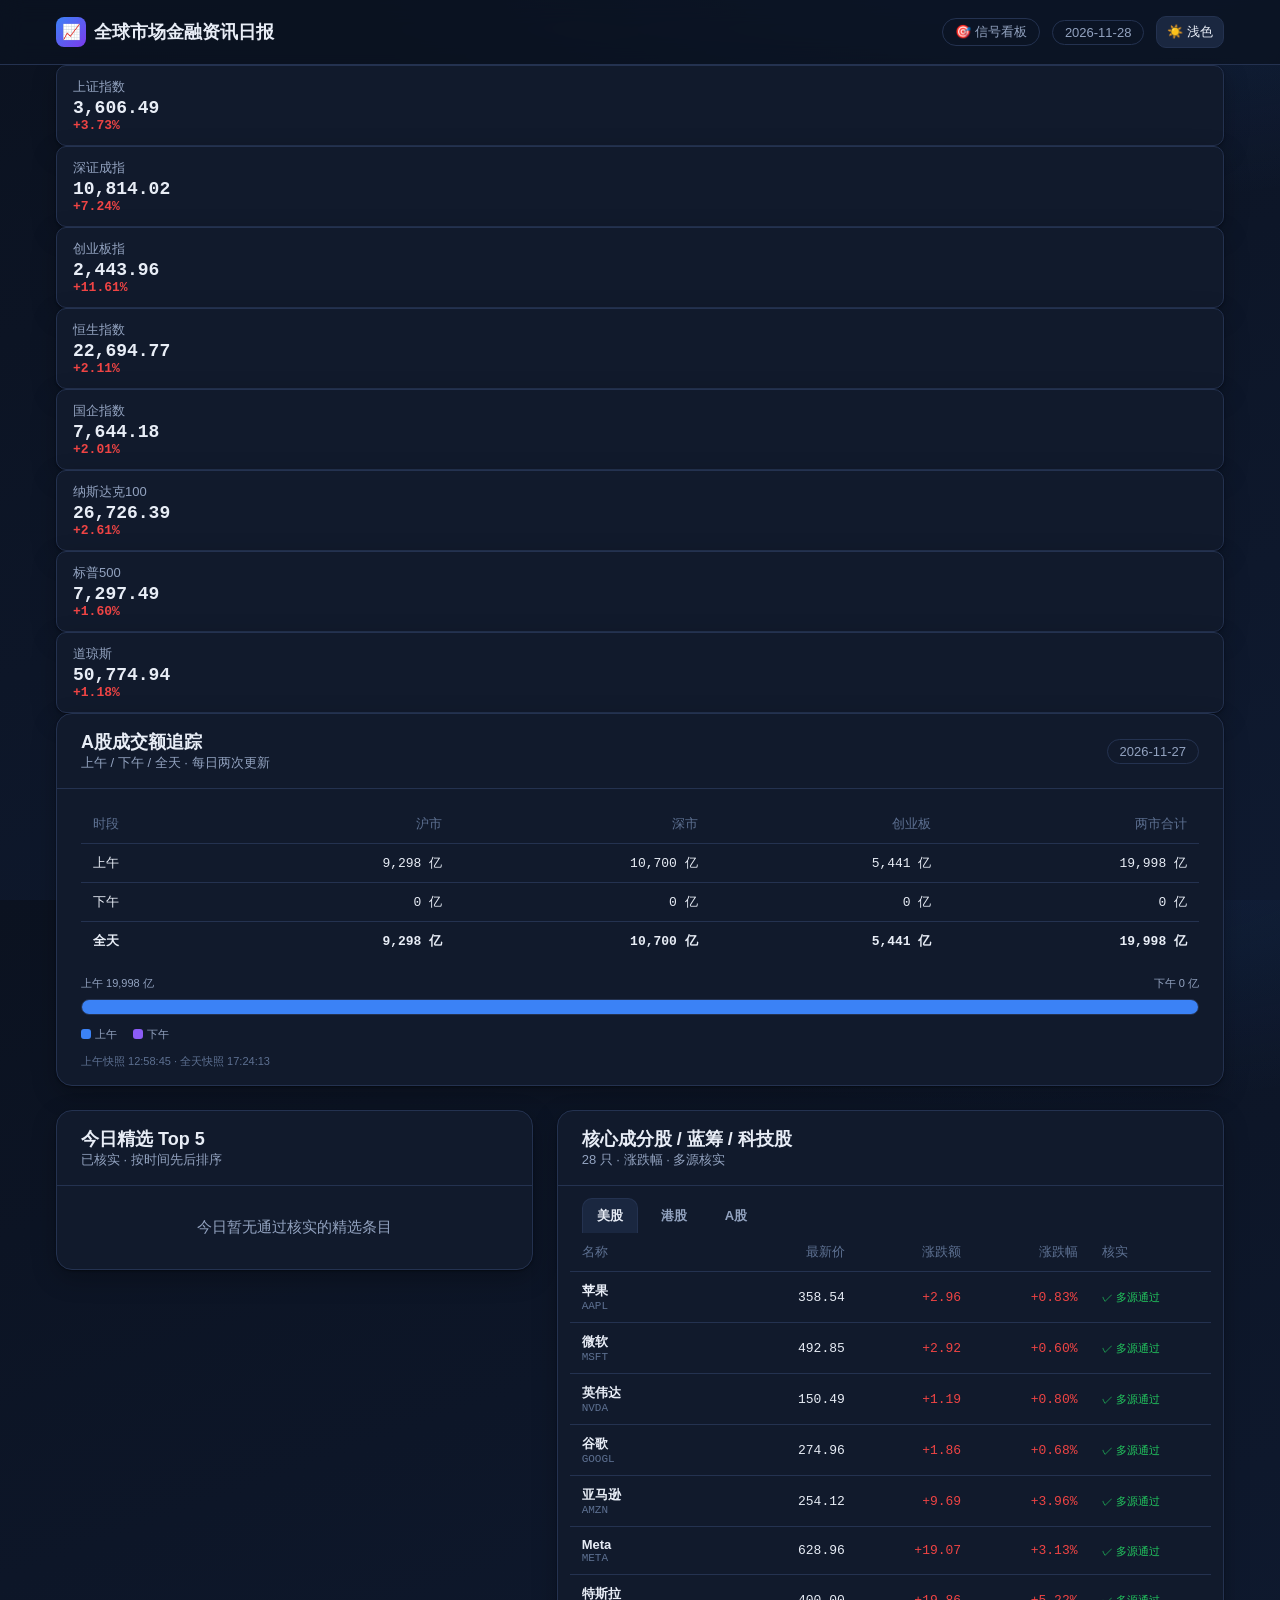
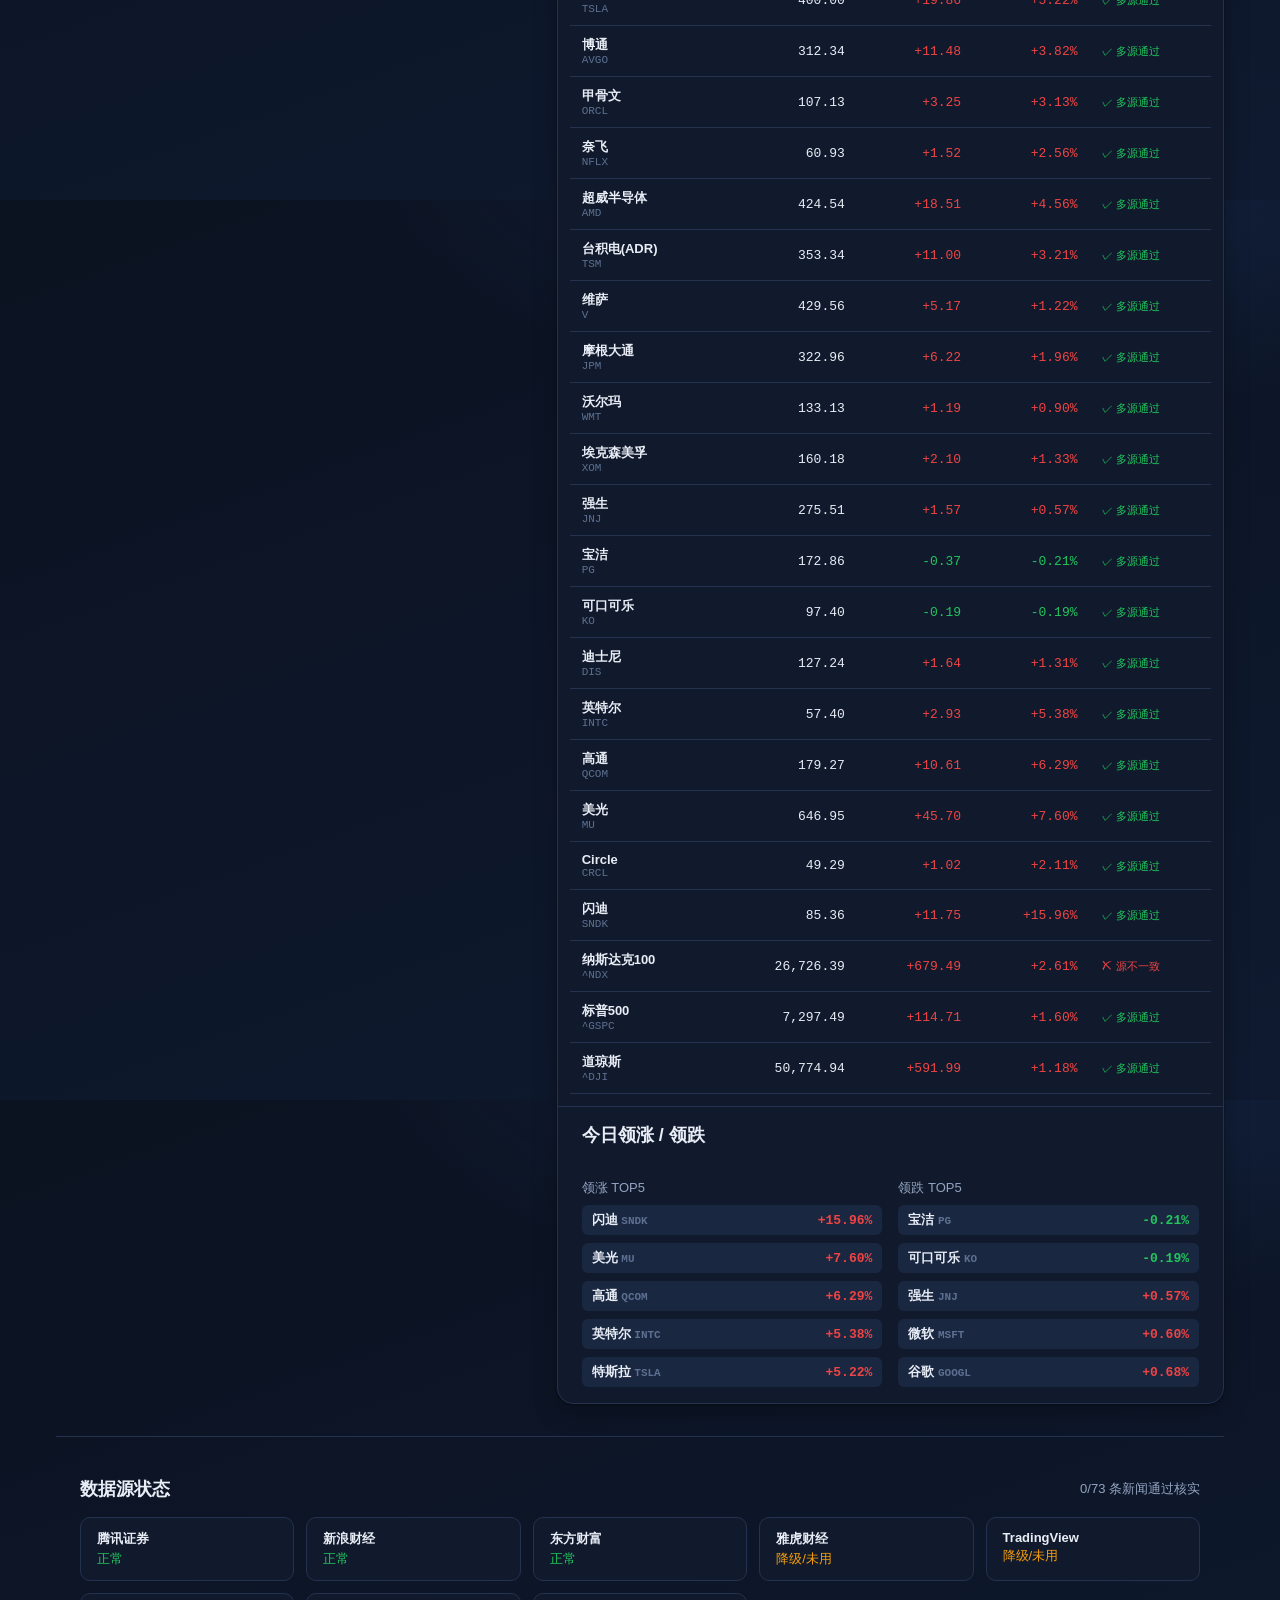
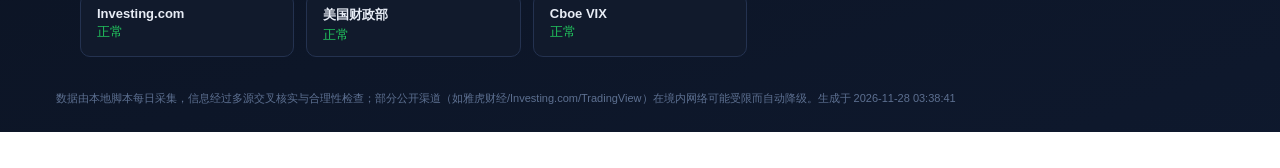
<file: web/index.html>
<!DOCTYPE html>
<html lang="zh-CN">
<head>
<meta charset="UTF-8">
<meta http-equiv="Cache-Control" content="no-store, no-cache, must-revalidate">
<meta http-equiv="Pragma" content="no-cache">
<meta http-equiv="Expires" content="0">
<meta name="viewport" content="width=device-width, initial-scale=1.0">
<title>全球市场金融资讯日报</title>
<link rel="stylesheet" href="css/design-tokens.css">
<link rel="stylesheet" href="css/styles.css">
</head>
<body data-theme="dark">

<header class="topbar">
  <div class="wrap topbar-inner">
    <div class="brand">
      <span class="logo">📈</span>
      <span>全球市场金融资讯日报</span>
    </div>
    <div class="topbar-right">
      <a class="nav-link" href="dashboard.html">🎯 信号看板</a>
      <span class="date-chip" id="dateChip">加载中…</span>
      <button class="icon-btn" id="themeBtn" title="切换深浅色主题">🌙 / ☀️</button>
    </div>
  </div>
</header>

<main class="wrap">
  <!-- 指数横条 -->
  <section id="indicesStrip" aria-label="主要指数"></section>

  <!-- A股成交额追踪 -->
  <section class="card volume-card" id="volumeCard" aria-label="A股成交额追踪">
    <div class="card-head">
      <div>
        <div class="card-title">A股成交额追踪</div>
        <div class="card-sub" id="volumeSub">上午 / 下午 / 全天 · 每日两次更新</div>
      </div>
      <span class="date-chip" id="volumeDateChip">--</span>
    </div>
    <div id="volumeBody"><div class="loading"><div class="spinner"></div>加载中…</div></div>
  </section>

  <div class="grid-main">
    <!-- 左：每日 Top5 时间线 -->
    <section class="card" id="top5Card">
      <div class="card-head">
        <div>
          <div class="card-title">今日精选 Top 5</div>
          <div class="card-sub">已核实 · 按时间先后排序</div>
        </div>
      </div>
      <div id="top5Body"><div class="loading"><div class="spinner"></div>加载中…</div></div>
    </section>

    <!-- 右：行情 -->
    <section class="card" id="quotesCard">
      <div class="card-head">
        <div>
          <div class="card-title">核心成分股 / 蓝筹 / 科技股</div>
          <div class="card-sub" id="quotesSub">涨跌幅 · 多源核实</div>
        </div>
      </div>
      <div class="tabs" id="marketTabs">
        <button class="tab active" data-market="us">美股</button>
        <button class="tab" data-market="hk">港股</button>
        <button class="tab" data-market="cn">A股</button>
      </div>
      <div class="table-wrap">
        <table>
          <thead>
            <tr>
              <th>名称</th><th class="num">最新价</th><th class="num">涨跌额</th>
              <th class="num">涨跌幅</th><th>核实</th>
            </tr>
          </thead>
          <tbody id="quotesBody">
            <tr><td colspan="5"><div class="loading"><div class="spinner"></div>加载中…</div></td></tr>
          </tbody>
        </table>
      </div>
      <div class="card-head" style="border-top:1px solid var(--color-border);border-bottom:none">
        <div class="card-title">今日领涨 / 领跌</div>
      </div>
      <div class="movers-grid" id="moversGrid"></div>
    </section>
  </div>

  <!-- 数据源状态 -->
  <footer class="footer">
    <div class="card-head" style="border-bottom:none">
      <div class="card-title">数据源状态</div>
      <div class="card-sub" id="sourceNote"></div>
    </div>
    <div class="src-grid" id="srcGrid" style="padding:0 var(--space-5) var(--space-4)"></div>
    <p class="foot-note" id="footNote"></p>
  </footer>
</main>

<script src="js/app.js"></script>
</body>
</html>
</file>
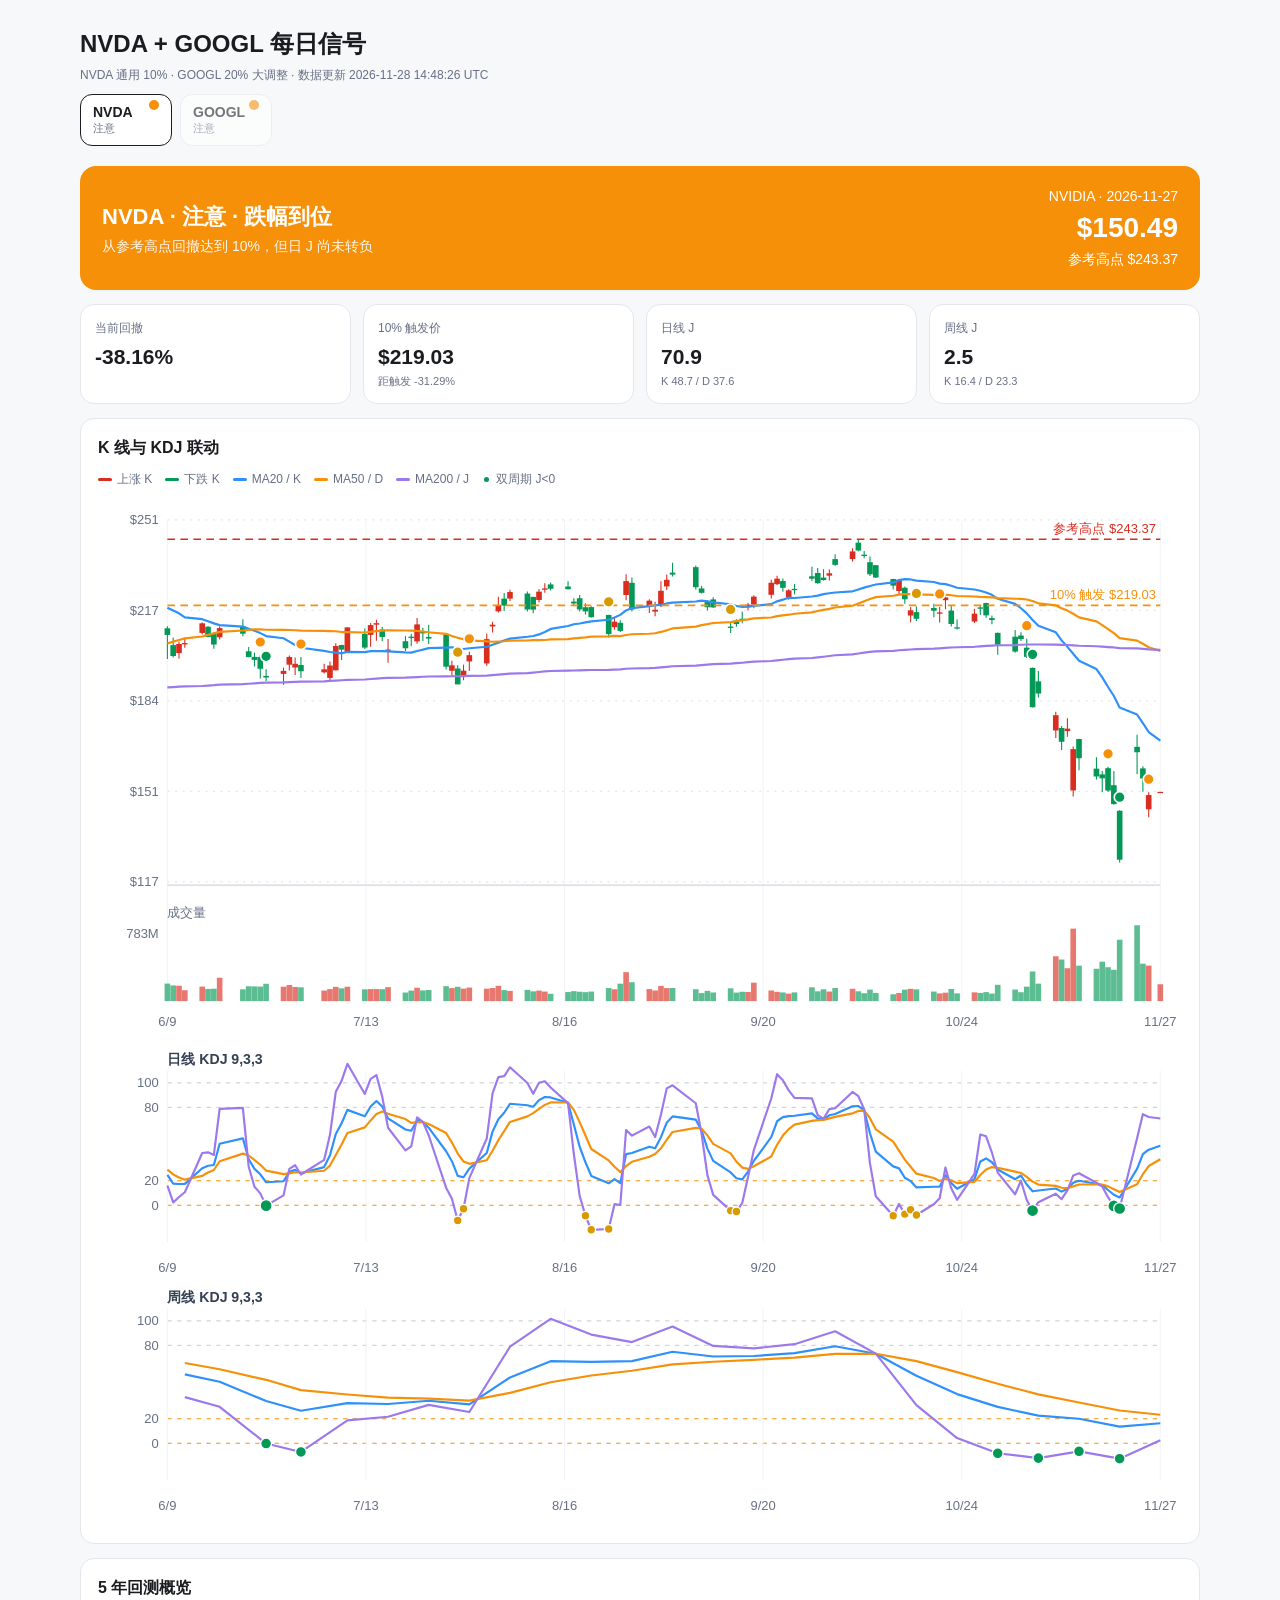
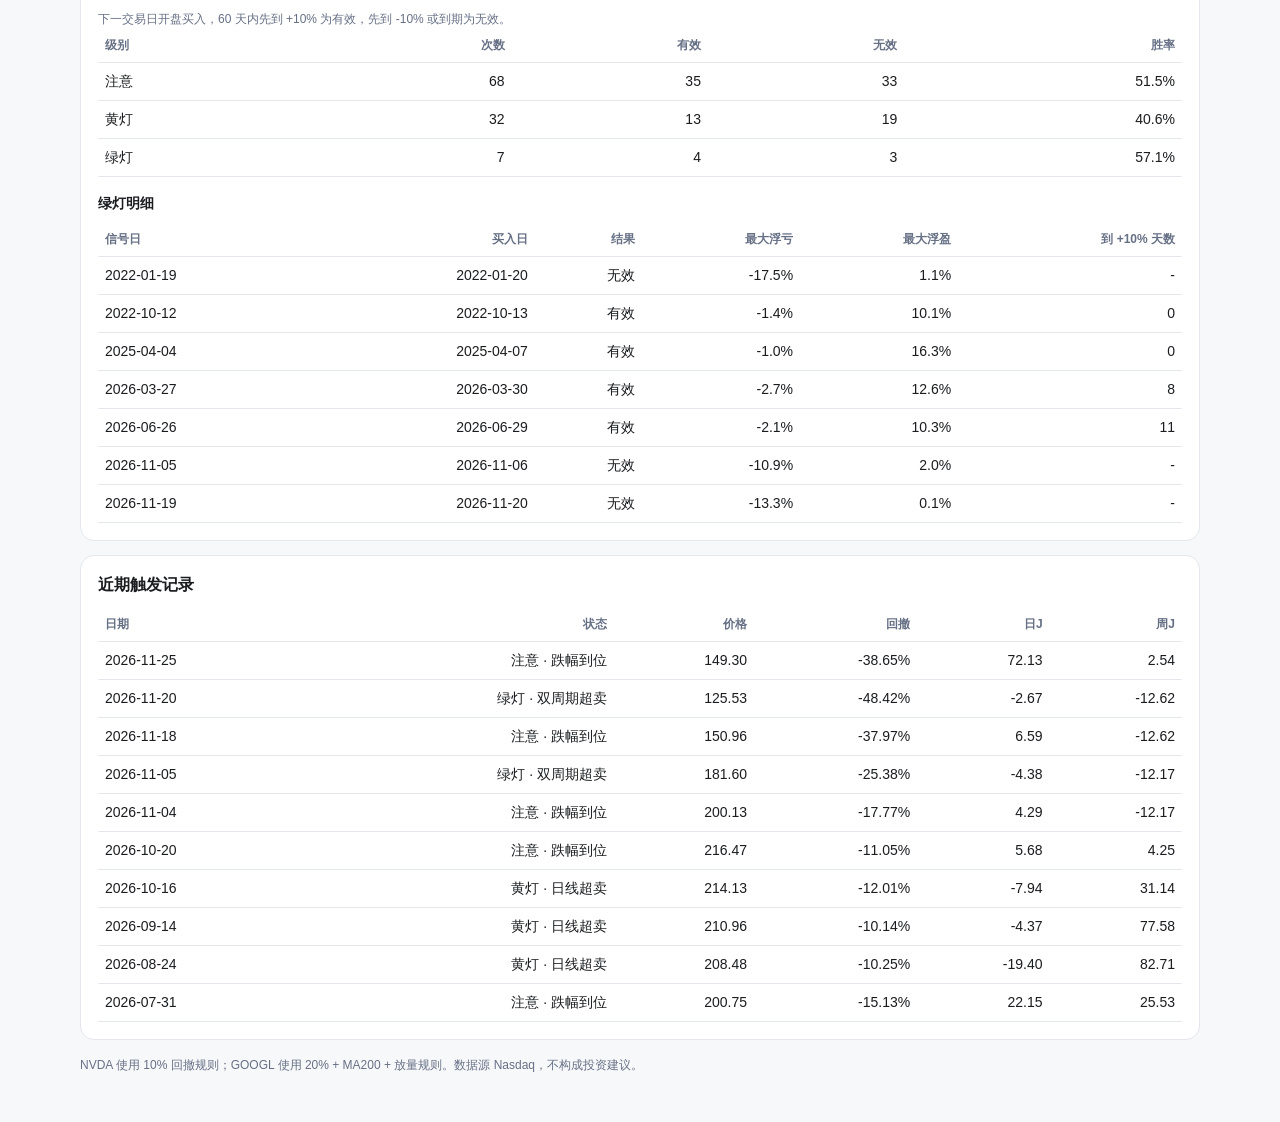
<file: signal.html>
<!doctype html>
<html lang="zh-CN">
<head>
  <meta charset="utf-8">
  <meta name="viewport" content="width=device-width, initial-scale=1">
  <meta http-equiv="refresh" content="0; url=./signal-dashboard/docs/nvda-googl-dashboard.html">
  <title>NVDA + GOOGL 每日信号</title>
  <script>location.replace('./signal-dashboard/docs/nvda-googl-dashboard.html');</script>
</head>
<body>
  <a href="./signal-dashboard/docs/nvda-googl-dashboard.html">打开 NVDA + GOOGL 每日信号</a>
</body>
</html>
</file>
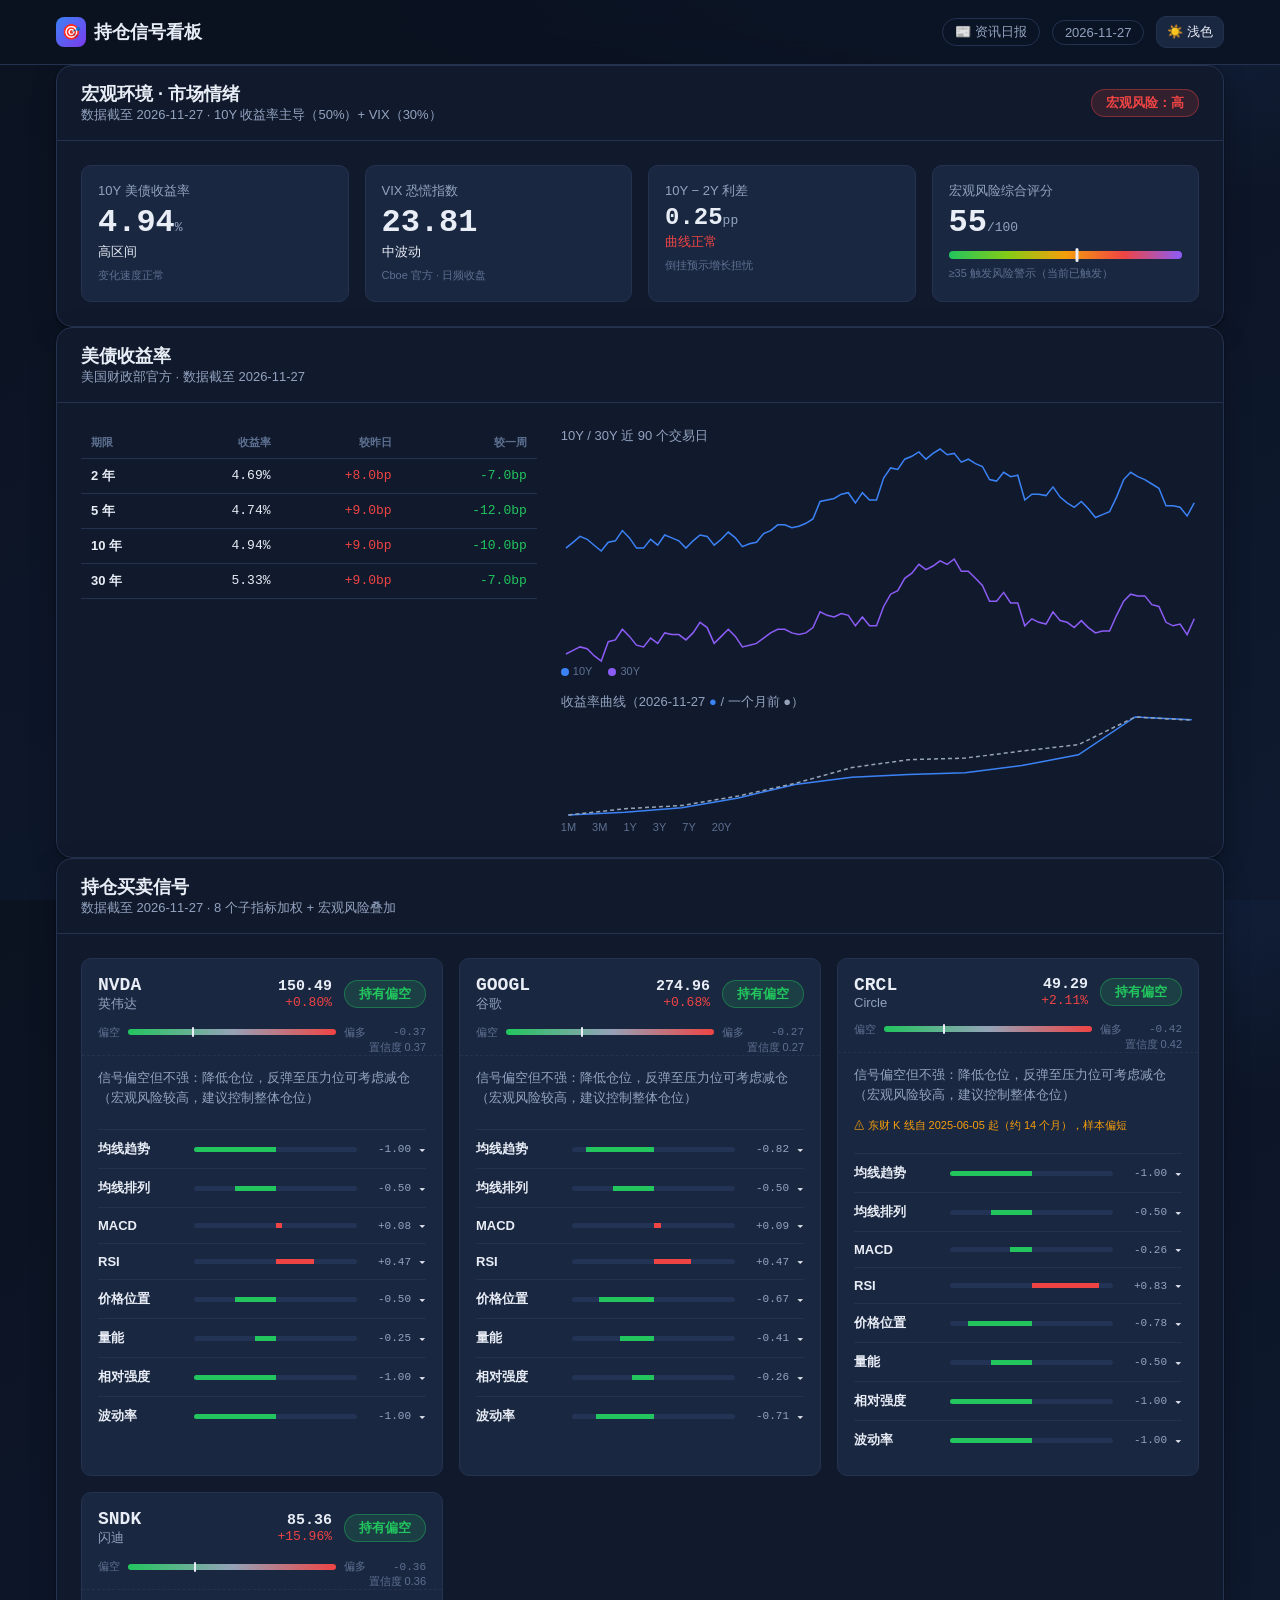
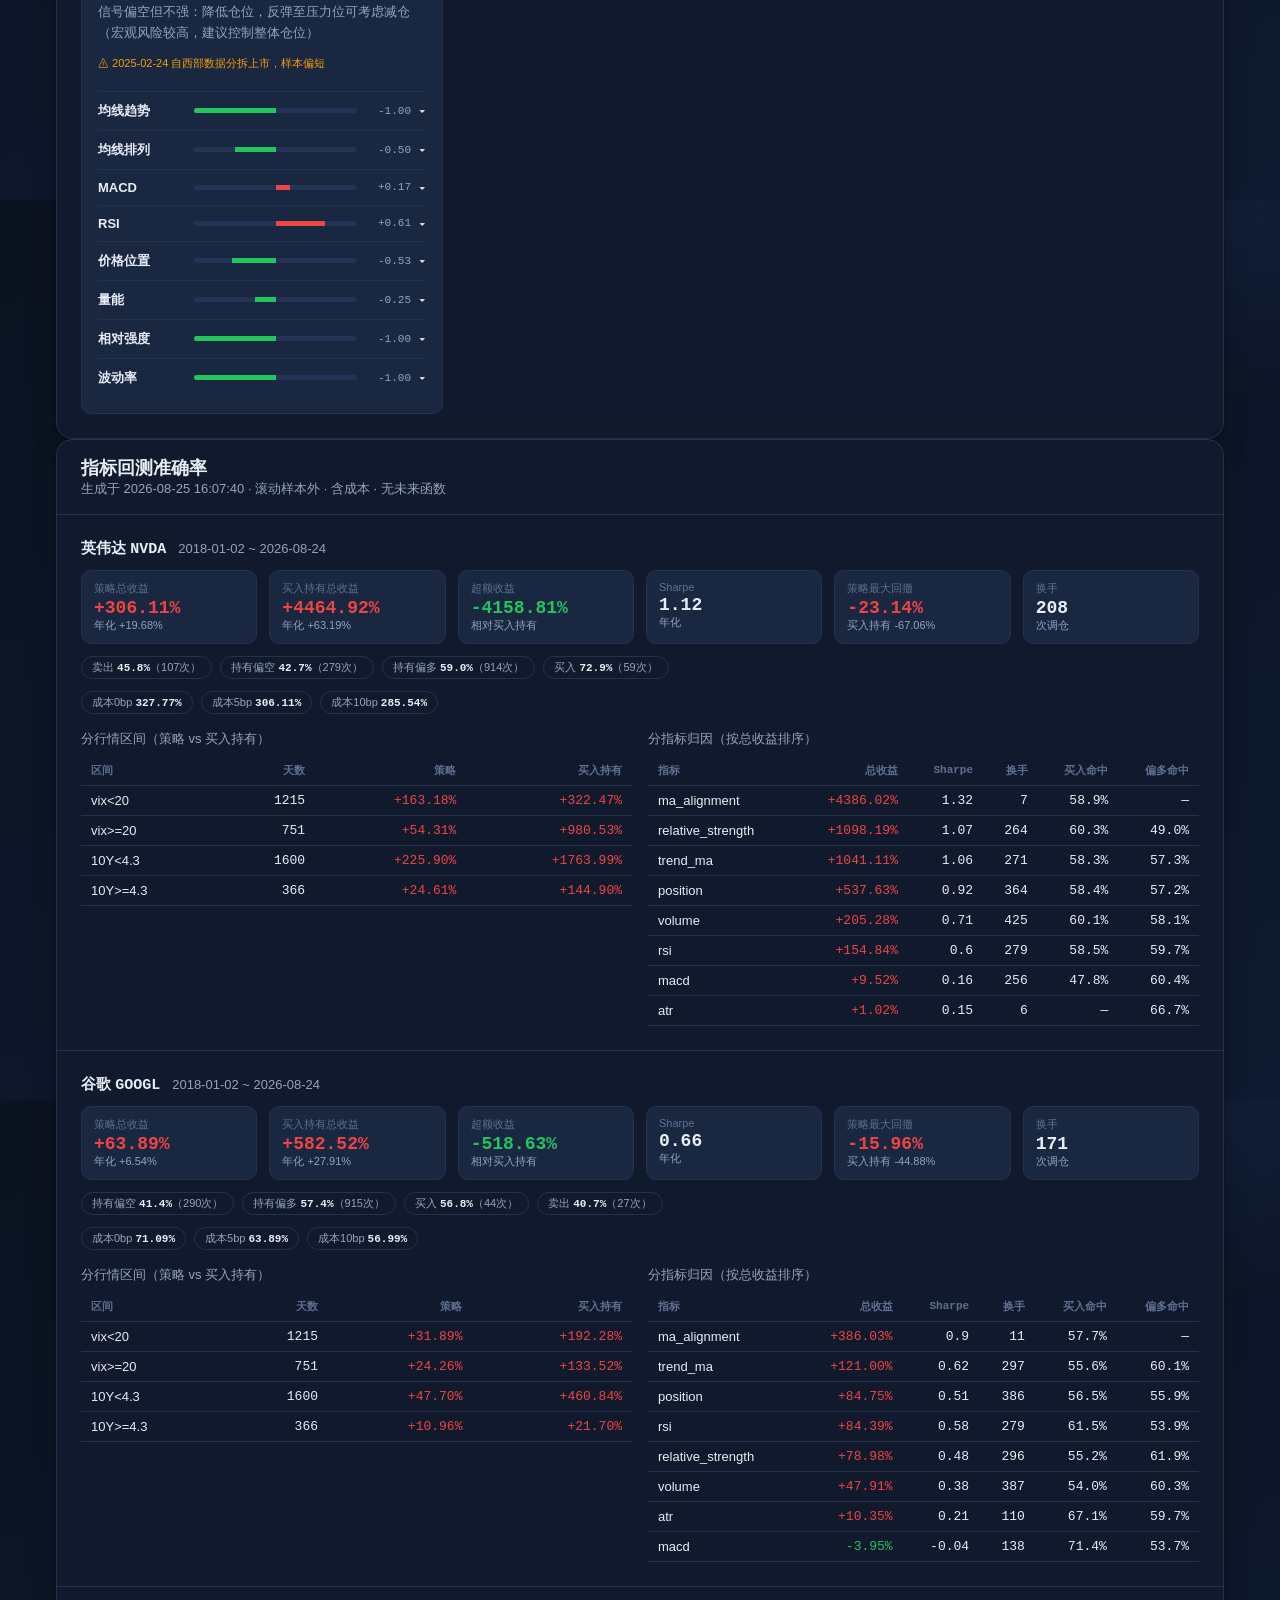
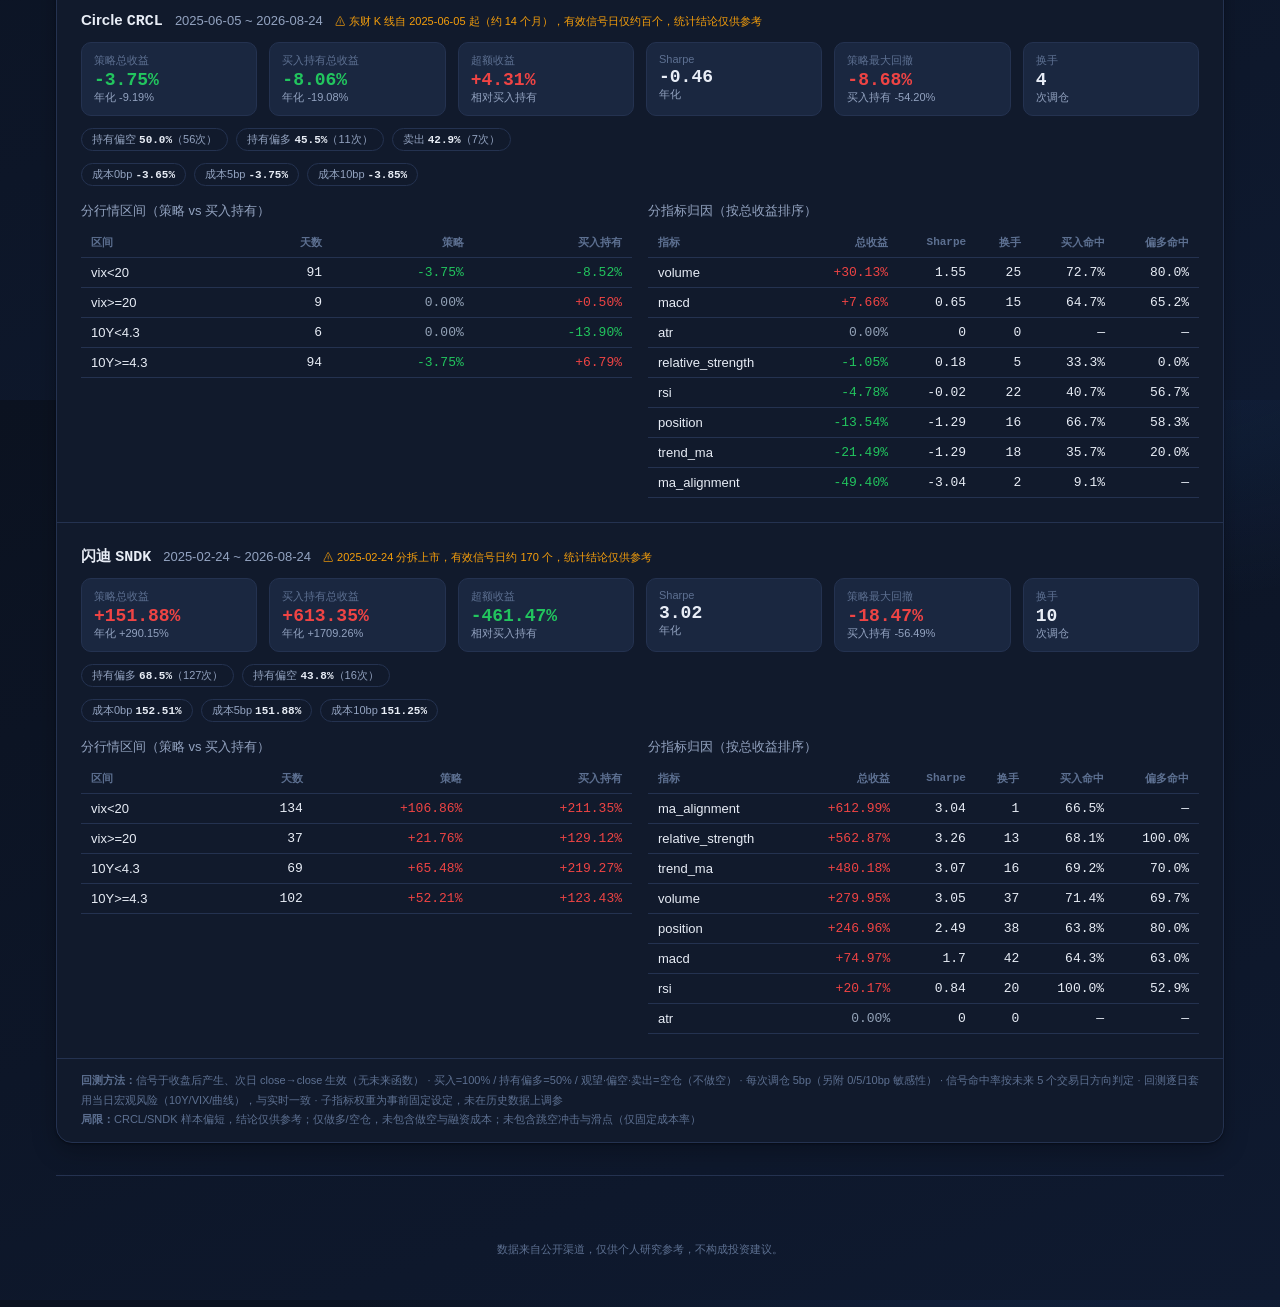
<file: web/dashboard.html>
<!DOCTYPE html>
<html lang="zh-CN">
<head>
<meta charset="UTF-8">
<meta http-equiv="Cache-Control" content="no-store, no-cache, must-revalidate">
<meta http-equiv="Pragma" content="no-cache">
<meta http-equiv="Expires" content="0">
<meta name="viewport" content="width=device-width, initial-scale=1.0">
<title>持仓信号看板</title>
<link rel="stylesheet" href="css/design-tokens.css">
<link rel="stylesheet" href="css/styles.css">
<link rel="stylesheet" href="css/dashboard.css">
</head>
<body data-theme="dark">

<header class="topbar">
  <div class="wrap topbar-inner">
    <div class="brand">
      <span class="logo">🎯</span>
      <span>持仓信号看板</span>
    </div>
    <div class="topbar-right">
      <a class="nav-link" href="index.html">📰 资讯日报</a>
      <span class="date-chip" id="dateChip">加载中…</span>
      <button class="icon-btn" id="themeBtn" title="切换深浅色主题">🌙 / ☀️</button>
    </div>
  </div>
</header>

<main class="wrap">
  <!-- 宏观仪表盘 -->
  <section class="card" aria-label="宏观环境">
    <div class="card-head">
      <div>
        <div class="card-title">宏观环境 · 市场情绪</div>
        <div class="card-sub" id="macroSub">美债收益率 + VIX · 官方数据源</div>
      </div>
      <span class="risk-badge" id="macroRiskBadge">--</span>
    </div>
    <div class="macro-grid" id="macroGrid">
      <div class="loading"><div class="spinner"></div>加载中…</div>
    </div>
  </section>

  <!-- 美债收益率 + 曲线 -->
  <section class="card" aria-label="美债收益率">
    <div class="card-head">
      <div>
        <div class="card-title">美债收益率</div>
        <div class="card-sub" id="yieldSub">美国财政部官方每日收益率曲线</div>
      </div>
    </div>
    <div class="yield-body" id="yieldBody">
      <div class="loading"><div class="spinner"></div>加载中…</div>
    </div>
  </section>

  <!-- 持仓信号 -->
  <section class="card" aria-label="持仓信号">
    <div class="card-head">
      <div>
        <div class="card-title">持仓买卖信号</div>
        <div class="card-sub" id="signalSub">8 个子指标加权 + 宏观风险叠加 · 点开看明细</div>
      </div>
    </div>
    <div class="holdings-grid" id="holdingsGrid">
      <div class="loading"><div class="spinner"></div>加载中…</div>
    </div>
  </section>

  <!-- 回测准确率 -->
  <section class="card" aria-label="回测验证">
    <div class="card-head">
      <div>
        <div class="card-title">指标回测准确率</div>
        <div class="card-sub" id="btSub">滚动样本外 · 含交易成本 · 无未来函数</div>
      </div>
    </div>
    <div id="btBody">
      <div class="loading"><div class="spinner"></div>加载中…</div>
    </div>
  </section>

  <footer class="footer">
    <p class="foot-note" id="footNote">数据来自公开渠道，仅供个人研究参考，不构成投资建议。</p>
  </footer>
</main>

<script src="js/dashboard.js"></script>
</body>
</html>
</file>
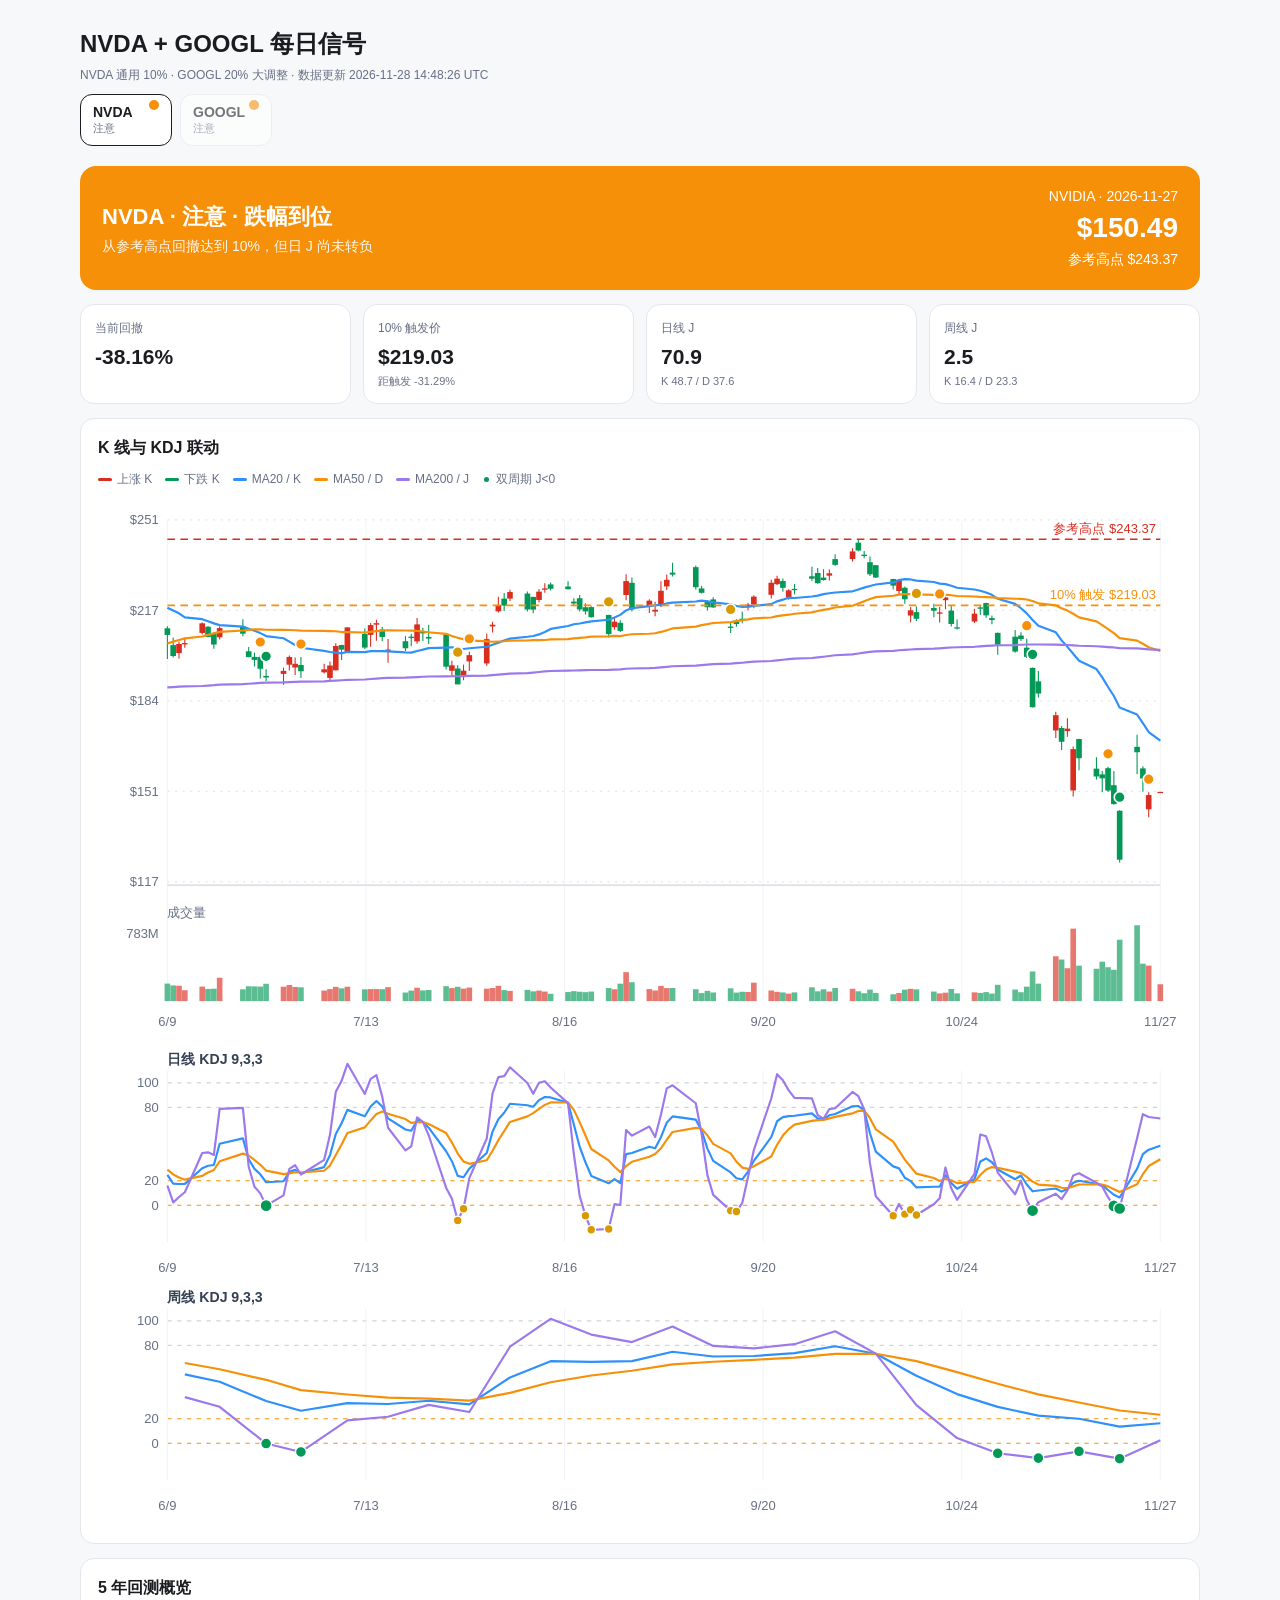
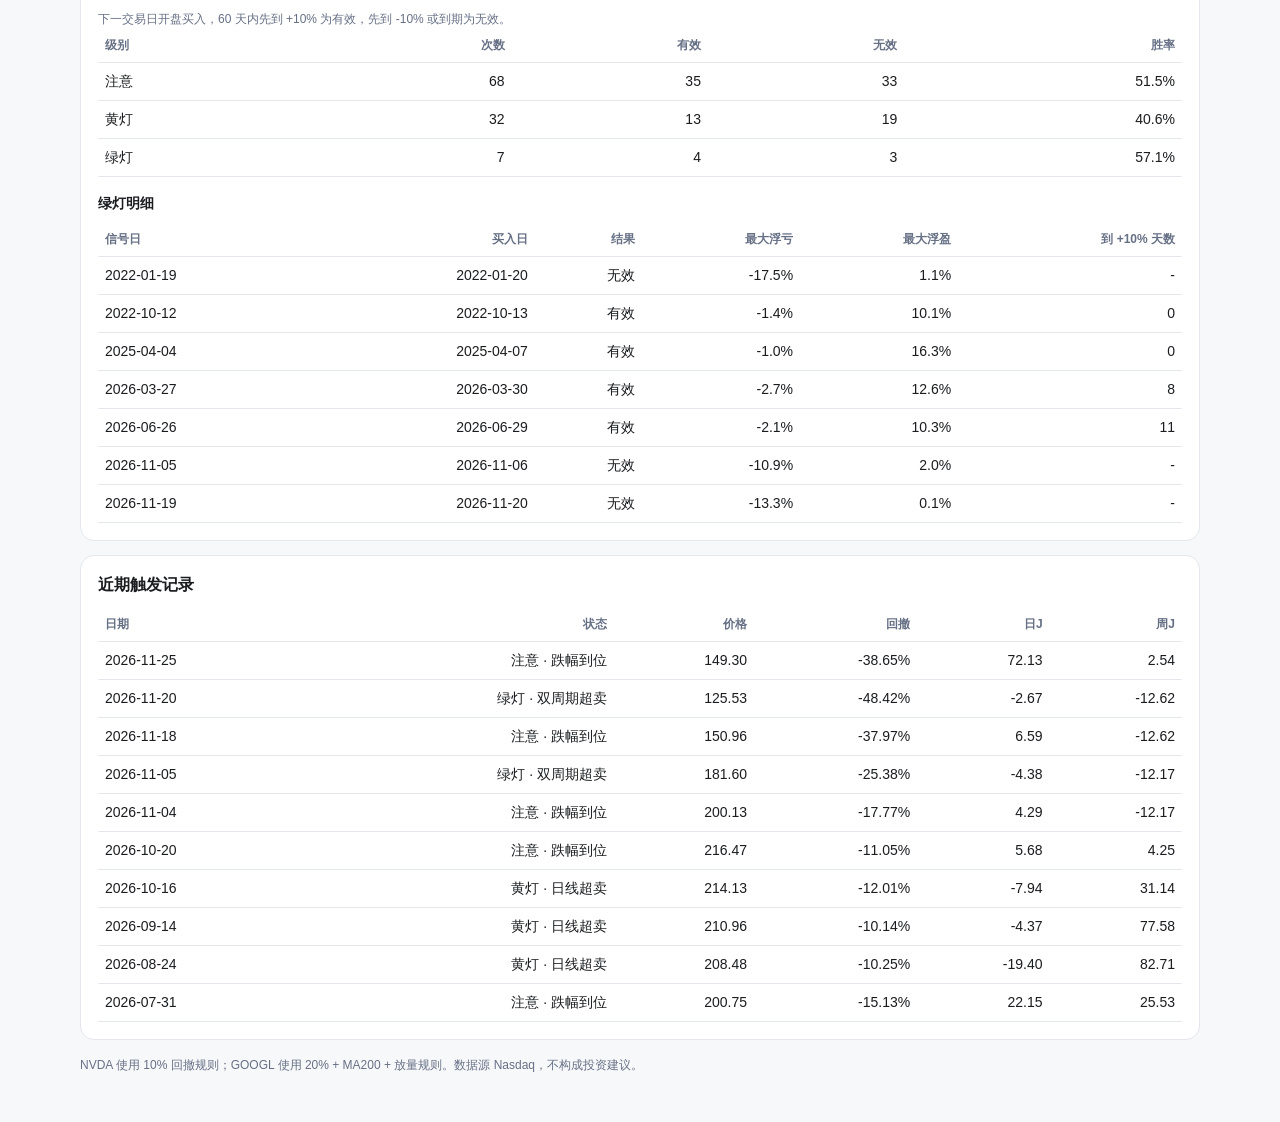
<file: signal-dashboard/docs/nvda-googl-dashboard.html>
<!doctype html>
<html lang="zh-CN"><head><meta charset="utf-8"><meta name="viewport" content="width=device-width,initial-scale=1,viewport-fit=cover">
<meta name="theme-color" content="#111318"><meta name="apple-mobile-web-app-capable" content="yes">
<meta name="apple-mobile-web-app-status-bar-style" content="black-translucent"><meta name="apple-mobile-web-app-title" content="NVDA/GOOGL">
<link rel="manifest" href="nvda-googl-manifest.webmanifest"><link rel="apple-touch-icon" href="icon-192.png">
<title>NVDA + GOOGL 每日信号</title>
<style>
:root{color-scheme:light dark;--bg:light-dark(#f7f8fa,#111318);--panel:light-dark(#fff,#1b1d23);--text:light-dark(#1a1c1f,#f5f6f7);--muted:light-dark(#667085,#a6acb8);--line:light-dark(#e4e7ec,#30343d)}
*{box-sizing:border-box}body{margin:0;padding:26px 16px 48px;background:var(--bg);color:var(--text);font:14px/1.5 -apple-system,BlinkMacSystemFont,"Segoe UI","PingFang SC",sans-serif}
.wrap{max-width:1120px;margin:0 auto}h1{margin:0 0 4px;font-size:24px}.sub{color:var(--muted);font-size:12px}header{margin-bottom:16px}.tabs{display:flex;gap:8px;overflow-x:auto;padding:10px 0 4px}
.tab{appearance:none;border:1px solid var(--line);background:var(--panel);color:var(--text);border-radius:12px;padding:9px 12px;min-width:92px;text-align:left;cursor:pointer;opacity:.58}.tab.active{opacity:1;border-color:currentColor}.tab b{display:block;font-size:14px}.tab small{color:var(--muted)}.tab-dot{float:right;width:10px;height:10px;border-radius:50%;margin-top:-20px}
.status{display:flex;align-items:center;justify-content:space-between;gap:18px;padding:20px 22px;border-radius:16px;color:#fff;margin-bottom:14px}.status h2{margin:0 0 3px;font-size:22px}.status p{margin:0;opacity:.93}.price{text-align:right;white-space:nowrap}.price strong{display:block;font-size:28px}
.grid{display:grid;grid-template-columns:repeat(4,minmax(0,1fr));gap:12px;margin-bottom:14px}.card,section{background:var(--panel);border:1px solid var(--line);border-radius:14px}.card{padding:14px}.card .label{color:var(--muted);font-size:12px}.card .value{font-size:21px;font-weight:650;margin-top:4px}.card .note{color:var(--muted);font-size:11px}
section{padding:17px;margin-top:14px;overflow-x:auto}section h3{margin:0 0 10px;font-size:16px}section h4{margin:16px 0 8px;font-size:14px}table{width:100%;border-collapse:collapse;font-variant-numeric:tabular-nums}th,td{padding:8px 7px;border-bottom:1px solid var(--line);text-align:right;white-space:nowrap}th:first-child,td:first-child{text-align:left}th{color:var(--muted);font-size:12px}
.chart-legend{display:flex;flex-wrap:wrap;gap:13px;color:var(--muted);font-size:12px;margin-bottom:8px}.chart-legend span{display:inline-flex;align-items:center;gap:5px}.chart-legend i{width:14px;height:3px;border-radius:2px}.chart-legend i.ring{width:9px;height:9px;border:2px solid #fff;border-radius:50%}.chart-scroll{overflow-x:auto}.chart-scroll svg{display:block;min-width:760px;width:100%;height:auto}
.muted{color:var(--muted)}footer{color:var(--muted);font-size:12px;margin-top:16px}
@media(max-width:760px){body{padding:18px 10px 36px}.grid{grid-template-columns:repeat(2,minmax(0,1fr))}.status{align-items:flex-start;flex-direction:column}.price{text-align:left}.tab{min-width:82px}}
@media(max-width:480px){.grid{grid-template-columns:1fr}}
</style></head><body><div class="wrap"><header><h1>NVDA + GOOGL 每日信号</h1><div class="sub">NVDA 通用 10% · GOOGL 20% 大调整 · 数据更新 2026-11-28 14:48:26 UTC</div><div class="tabs"><button type="button" class="tab active" data-symbol="NVDA"><b>NVDA</b><span class="tab-dot" style="background:#f79009"></span><small>注意</small></button><button type="button" class="tab" data-symbol="GOOGL"><b>GOOGL</b><span class="tab-dot" style="background:#f79009"></span><small>注意</small></button></div></header>
<div class="panel" data-panel="NVDA">
  <div class="status" style="background:#f79009">
    <div><h2>NVDA · 注意 · 跌幅到位</h2><p>从参考高点回撤达到 10%，但日 J 尚未转负</p></div>
    <div class="price"><span>NVIDIA · 2026-11-27</span><strong>$150.49</strong><span>参考高点 $243.37</span></div>
  </div>
  <div class="grid">
    <div class="card"><div class="label">当前回撤</div><div class="value">-38.16%</div></div>
    <div class="card"><div class="label">10% 触发价</div><div class="value">$219.03</div><div class="note">距触发 -31.29%</div></div>
    <div class="card"><div class="label">日线 J</div><div class="value">70.9</div><div class="note">K 48.7 / D 37.6</div></div>
    <div class="card"><div class="label">周线 J</div><div class="value">2.5</div><div class="note">K 16.4 / D 23.3</div></div>
  </div>
  <section><h3>K 线与 KDJ 联动</h3><div class="chart-legend">
    <span><i style="background:#d92d20"></i>上涨 K</span><span><i style="background:#039855"></i>下跌 K</span>
    <span><i style="background:#2e90fa"></i>MA20 / K</span><span><i style="background:#f79009"></i>MA50 / D</span>
    <span><i style="background:#9b79ec"></i>MA200 / J</span><span><i class="ring" style="background:#039855"></i>双周期 J&lt;0</span>
  </div><div class="chart-scroll"><svg viewBox="0 0 1000 510" role="img" aria-label="NVDA 日K线、成交量、均线和信号"><rect x="0" y="0" width="1000" height="510" fill="transparent"/><line x1="64" y1="356.00" x2="980" y2="356.00" stroke="#e4e7ec" stroke-width="1" stroke-dasharray="2 5"/><text x="56" y="360.00" text-anchor="end" font-size="12" fill="#667085">$117</text><line x1="64" y1="272.50" x2="980" y2="272.50" stroke="#e4e7ec" stroke-width="1" stroke-dasharray="2 5"/><text x="56" y="276.50" text-anchor="end" font-size="12" fill="#667085">$151</text><line x1="64" y1="189.00" x2="980" y2="189.00" stroke="#e4e7ec" stroke-width="1" stroke-dasharray="2 5"/><text x="56" y="193.00" text-anchor="end" font-size="12" fill="#667085">$184</text><line x1="64" y1="105.50" x2="980" y2="105.50" stroke="#e4e7ec" stroke-width="1" stroke-dasharray="2 5"/><text x="56" y="109.50" text-anchor="end" font-size="12" fill="#667085">$217</text><line x1="64" y1="22.00" x2="980" y2="22.00" stroke="#e4e7ec" stroke-width="1" stroke-dasharray="2 5"/><text x="56" y="26.00" text-anchor="end" font-size="12" fill="#667085">$251</text><line x1="64.00" y1="22" x2="64.00" y2="466" stroke="#f2f4f7" stroke-width="1"/><text x="64.00" y="489" text-anchor="middle" font-size="12" fill="#667085">6/9</text><line x1="247.20" y1="22" x2="247.20" y2="466" stroke="#f2f4f7" stroke-width="1"/><text x="247.20" y="489" text-anchor="middle" font-size="12" fill="#667085">7/13</text><line x1="430.40" y1="22" x2="430.40" y2="466" stroke="#f2f4f7" stroke-width="1"/><text x="430.40" y="489" text-anchor="middle" font-size="12" fill="#667085">8/16</text><line x1="613.60" y1="22" x2="613.60" y2="466" stroke="#f2f4f7" stroke-width="1"/><text x="613.60" y="489" text-anchor="middle" font-size="12" fill="#667085">9/20</text><line x1="796.80" y1="22" x2="796.80" y2="466" stroke="#f2f4f7" stroke-width="1"/><text x="796.80" y="489" text-anchor="middle" font-size="12" fill="#667085">10/24</text><line x1="980.00" y1="22" x2="980.00" y2="466" stroke="#f2f4f7" stroke-width="1"/><text x="980.00" y="489" text-anchor="middle" font-size="12" fill="#667085">11/27</text><line x1="64.00" y1="120.10" x2="64.00" y2="150.35" stroke="#039855" stroke-width="1"/><rect x="61.40" y="122.07" width="5.19" height="6.08" fill="#039855"/><line x1="69.36" y1="130.58" x2="69.36" y2="148.90" stroke="#039855" stroke-width="1"/><rect x="66.76" y="137.58" width="5.19" height="10.06" fill="#039855"/><line x1="74.71" y1="134.50" x2="74.71" y2="149.85" stroke="#d92d20" stroke-width="1"/><rect x="72.12" y="136.48" width="5.19" height="8.48" fill="#d92d20"/><line x1="80.07" y1="130.96" x2="80.07" y2="140.07" stroke="#d92d20" stroke-width="1"/><rect x="77.47" y="135.68" width="5.19" height="1.20" fill="#d92d20"/><line x1="96.14" y1="116.81" x2="96.14" y2="127.77" stroke="#d92d20" stroke-width="1"/><rect x="93.55" y="117.46" width="5.19" height="8.86" fill="#d92d20"/><line x1="101.50" y1="119.87" x2="101.50" y2="130.41" stroke="#039855" stroke-width="1"/><rect x="98.90" y="120.65" width="5.19" height="9.46" fill="#039855"/><line x1="106.85" y1="125.59" x2="106.85" y2="140.97" stroke="#039855" stroke-width="1"/><rect x="104.26" y="127.30" width="5.19" height="9.73" fill="#039855"/><line x1="112.21" y1="120.12" x2="112.21" y2="132.39" stroke="#d92d20" stroke-width="1"/><rect x="109.62" y="121.88" width="5.19" height="8.43" fill="#d92d20"/><line x1="133.64" y1="113.60" x2="133.64" y2="129.33" stroke="#039855" stroke-width="1"/><rect x="131.04" y="120.00" width="5.19" height="7.00" fill="#039855"/><line x1="138.99" y1="139.24" x2="138.99" y2="148.70" stroke="#039855" stroke-width="1"/><rect x="136.40" y="143.25" width="5.19" height="5.34" fill="#039855"/><line x1="144.35" y1="144.51" x2="144.35" y2="157.28" stroke="#039855" stroke-width="1"/><rect x="141.76" y="148.40" width="5.19" height="2.81" fill="#039855"/><line x1="149.71" y1="146.69" x2="149.71" y2="168.44" stroke="#039855" stroke-width="1"/><rect x="147.11" y="148.50" width="5.19" height="10.89" fill="#039855"/><line x1="155.06" y1="159.86" x2="155.06" y2="170.72" stroke="#039855" stroke-width="1"/><rect x="152.47" y="165.96" width="5.19" height="1.48" fill="#039855"/><line x1="171.13" y1="158.28" x2="171.13" y2="174.29" stroke="#d92d20" stroke-width="1"/><rect x="168.54" y="161.32" width="5.19" height="2.81" fill="#d92d20"/><line x1="176.49" y1="147.12" x2="176.49" y2="160.96" stroke="#d92d20" stroke-width="1"/><rect x="173.90" y="148.47" width="5.19" height="7.15" fill="#d92d20"/><line x1="181.85" y1="149.07" x2="181.85" y2="165.13" stroke="#d92d20" stroke-width="1"/><rect x="179.25" y="154.77" width="5.19" height="3.46" fill="#d92d20"/><line x1="187.20" y1="148.56" x2="187.20" y2="167.89" stroke="#039855" stroke-width="1"/><rect x="184.61" y="155.87" width="5.19" height="5.80" fill="#039855"/><line x1="208.63" y1="154.84" x2="208.63" y2="163.77" stroke="#d92d20" stroke-width="1"/><rect x="206.04" y="159.86" width="5.19" height="2.83" fill="#d92d20"/><line x1="213.99" y1="152.69" x2="213.99" y2="170.92" stroke="#d92d20" stroke-width="1"/><rect x="211.39" y="156.40" width="5.19" height="11.44" fill="#d92d20"/><line x1="219.35" y1="135.75" x2="219.35" y2="161.09" stroke="#d92d20" stroke-width="1"/><rect x="216.75" y="138.36" width="5.19" height="22.43" fill="#d92d20"/><line x1="224.70" y1="137.19" x2="224.70" y2="151.31" stroke="#039855" stroke-width="1"/><rect x="222.11" y="137.51" width="5.19" height="4.21" fill="#039855"/><line x1="230.06" y1="121.10" x2="230.06" y2="143.88" stroke="#d92d20" stroke-width="1"/><rect x="227.46" y="121.20" width="5.19" height="22.48" fill="#d92d20"/><line x1="246.13" y1="122.18" x2="246.13" y2="141.17" stroke="#039855" stroke-width="1"/><rect x="243.53" y="127.27" width="5.19" height="12.57" fill="#039855"/><line x1="251.49" y1="117.21" x2="251.49" y2="139.16" stroke="#d92d20" stroke-width="1"/><rect x="248.89" y="119.09" width="5.19" height="9.03" fill="#d92d20"/><line x1="256.84" y1="114.05" x2="256.84" y2="133.54" stroke="#d92d20" stroke-width="1"/><rect x="254.25" y="117.34" width="5.19" height="1.35" fill="#d92d20"/><line x1="262.20" y1="120.90" x2="262.20" y2="134.03" stroke="#039855" stroke-width="1"/><rect x="259.60" y="123.18" width="5.19" height="6.95" fill="#039855"/><line x1="267.56" y1="132.03" x2="267.56" y2="153.79" stroke="#d92d20" stroke-width="1"/><rect x="264.96" y="141.65" width="5.19" height="1.20" fill="#d92d20"/><line x1="283.63" y1="129.28" x2="283.63" y2="142.98" stroke="#039855" stroke-width="1"/><rect x="281.03" y="133.97" width="5.19" height="6.50" fill="#039855"/><line x1="288.98" y1="127.00" x2="288.98" y2="138.64" stroke="#039855" stroke-width="1"/><rect x="286.39" y="129.78" width="5.19" height="1.20" fill="#039855"/><line x1="294.34" y1="112.60" x2="294.34" y2="136.28" stroke="#d92d20" stroke-width="1"/><rect x="291.74" y="118.44" width="5.19" height="15.69" fill="#d92d20"/><line x1="299.70" y1="121.43" x2="299.70" y2="133.74" stroke="#039855" stroke-width="1"/><rect x="297.10" y="124.98" width="5.19" height="1.74" fill="#039855"/><line x1="305.05" y1="118.82" x2="305.05" y2="136.63" stroke="#039855" stroke-width="1"/><rect x="302.46" y="130.01" width="5.19" height="1.53" fill="#039855"/><line x1="321.12" y1="126.75" x2="321.12" y2="160.14" stroke="#039855" stroke-width="1"/><rect x="318.53" y="128.13" width="5.19" height="29.33" fill="#039855"/><line x1="326.48" y1="151.96" x2="326.48" y2="166.91" stroke="#d92d20" stroke-width="1"/><rect x="323.88" y="156.20" width="5.19" height="5.04" fill="#d92d20"/><line x1="331.84" y1="156.04" x2="331.84" y2="173.76" stroke="#039855" stroke-width="1"/><rect x="329.24" y="159.12" width="5.19" height="14.64" fill="#039855"/><line x1="337.19" y1="155.60" x2="337.19" y2="169.97" stroke="#d92d20" stroke-width="1"/><rect x="334.60" y="161.14" width="5.19" height="3.99" fill="#d92d20"/><line x1="342.55" y1="143.68" x2="342.55" y2="161.37" stroke="#d92d20" stroke-width="1"/><rect x="339.95" y="146.82" width="5.19" height="5.79" fill="#d92d20"/><line x1="358.62" y1="126.77" x2="358.62" y2="156.60" stroke="#d92d20" stroke-width="1"/><rect x="356.02" y="132.04" width="5.19" height="22.45" fill="#d92d20"/><line x1="363.98" y1="115.93" x2="363.98" y2="125.99" stroke="#d92d20" stroke-width="1"/><rect x="361.38" y="118.74" width="5.19" height="1.61" fill="#d92d20"/><line x1="369.33" y1="92.95" x2="369.33" y2="107.55" stroke="#d92d20" stroke-width="1"/><rect x="366.74" y="100.48" width="5.19" height="5.92" fill="#d92d20"/><line x1="374.69" y1="89.42" x2="374.69" y2="106.05" stroke="#039855" stroke-width="1"/><rect x="372.09" y="94.68" width="5.19" height="6.37" fill="#039855"/><line x1="380.05" y1="86.58" x2="380.05" y2="96.87" stroke="#d92d20" stroke-width="1"/><rect x="377.45" y="88.59" width="5.19" height="6.07" fill="#d92d20"/><line x1="396.12" y1="88.14" x2="396.12" y2="106.63" stroke="#039855" stroke-width="1"/><rect x="393.52" y="89.99" width="5.19" height="14.68" fill="#039855"/><line x1="401.47" y1="93.00" x2="401.47" y2="108.06" stroke="#039855" stroke-width="1"/><rect x="398.88" y="93.08" width="5.19" height="11.72" fill="#039855"/><line x1="406.83" y1="85.73" x2="406.83" y2="98.02" stroke="#d92d20" stroke-width="1"/><rect x="404.24" y="88.26" width="5.19" height="7.65" fill="#d92d20"/><line x1="412.19" y1="80.38" x2="412.19" y2="89.21" stroke="#d92d20" stroke-width="1"/><rect x="409.59" y="85.23" width="5.19" height="1.20" fill="#d92d20"/><line x1="417.54" y1="79.73" x2="417.54" y2="87.23" stroke="#039855" stroke-width="1"/><rect x="414.95" y="81.55" width="5.19" height="4.03" fill="#039855"/><line x1="433.61" y1="78.65" x2="433.61" y2="86.33" stroke="#039855" stroke-width="1"/><rect x="431.02" y="83.52" width="5.19" height="2.43" fill="#039855"/><line x1="438.97" y1="94.41" x2="438.97" y2="101.81" stroke="#039855" stroke-width="1"/><rect x="436.38" y="97.39" width="5.19" height="1.78" fill="#039855"/><line x1="444.33" y1="91.32" x2="444.33" y2="106.65" stroke="#039855" stroke-width="1"/><rect x="441.73" y="94.33" width="5.19" height="10.31" fill="#039855"/><line x1="449.68" y1="98.87" x2="449.68" y2="109.41" stroke="#039855" stroke-width="1"/><rect x="447.09" y="102.64" width="5.19" height="3.79" fill="#039855"/><line x1="455.04" y1="101.68" x2="455.04" y2="112.32" stroke="#039855" stroke-width="1"/><rect x="452.45" y="102.49" width="5.19" height="9.28" fill="#039855"/><line x1="471.11" y1="109.59" x2="471.11" y2="130.51" stroke="#039855" stroke-width="1"/><rect x="468.52" y="109.74" width="5.19" height="17.69" fill="#039855"/><line x1="476.47" y1="111.74" x2="476.47" y2="123.33" stroke="#d92d20" stroke-width="1"/><rect x="473.87" y="115.96" width="5.19" height="5.08" fill="#d92d20"/><line x1="481.82" y1="114.58" x2="481.82" y2="125.54" stroke="#039855" stroke-width="1"/><rect x="479.23" y="116.99" width="5.19" height="7.48" fill="#039855"/><line x1="487.18" y1="72.26" x2="487.18" y2="96.26" stroke="#d92d20" stroke-width="1"/><rect x="484.59" y="78.50" width="5.19" height="12.84" fill="#d92d20"/><line x1="492.54" y1="75.29" x2="492.54" y2="106.53" stroke="#039855" stroke-width="1"/><rect x="489.94" y="80.06" width="5.19" height="24.61" fill="#039855"/><line x1="508.61" y1="95.26" x2="508.61" y2="108.03" stroke="#d92d20" stroke-width="1"/><rect x="506.01" y="96.57" width="5.19" height="4.79" fill="#d92d20"/><line x1="513.96" y1="97.49" x2="513.96" y2="110.82" stroke="#d92d20" stroke-width="1"/><rect x="511.37" y="104.94" width="5.19" height="1.73" fill="#d92d20"/><line x1="519.32" y1="78.58" x2="519.32" y2="102.34" stroke="#d92d20" stroke-width="1"/><rect x="516.73" y="87.46" width="5.19" height="14.11" fill="#d92d20"/><line x1="524.68" y1="72.43" x2="524.68" y2="86.61" stroke="#d92d20" stroke-width="1"/><rect x="522.08" y="77.32" width="5.19" height="6.10" fill="#d92d20"/><line x1="530.04" y1="61.49" x2="530.04" y2="74.36" stroke="#039855" stroke-width="1"/><rect x="527.44" y="70.70" width="5.19" height="1.83" fill="#039855"/><line x1="551.46" y1="64.13" x2="551.46" y2="86.35" stroke="#039855" stroke-width="1"/><rect x="548.87" y="65.63" width="5.19" height="18.51" fill="#039855"/><line x1="556.82" y1="83.02" x2="556.82" y2="89.84" stroke="#039855" stroke-width="1"/><rect x="554.22" y="85.29" width="5.19" height="4.03" fill="#039855"/><line x1="562.18" y1="96.04" x2="562.18" y2="105.55" stroke="#039855" stroke-width="1"/><rect x="559.58" y="97.21" width="5.19" height="5.43" fill="#039855"/><line x1="567.53" y1="93.50" x2="567.53" y2="103.16" stroke="#039855" stroke-width="1"/><rect x="564.94" y="95.42" width="5.19" height="7.39" fill="#039855"/><line x1="583.60" y1="116.66" x2="583.60" y2="126.29" stroke="#039855" stroke-width="1"/><rect x="581.01" y="120.50" width="5.19" height="1.20" fill="#039855"/><line x1="588.96" y1="113.73" x2="588.96" y2="120.70" stroke="#039855" stroke-width="1"/><rect x="586.36" y="115.14" width="5.19" height="3.02" fill="#039855"/><line x1="594.32" y1="106.65" x2="594.32" y2="117.34" stroke="#039855" stroke-width="1"/><rect x="591.72" y="113.22" width="5.19" height="1.20" fill="#039855"/><line x1="599.67" y1="98.76" x2="599.67" y2="105.68" stroke="#d92d20" stroke-width="1"/><rect x="597.08" y="100.18" width="5.19" height="2.42" fill="#d92d20"/><line x1="605.03" y1="91.67" x2="605.03" y2="103.46" stroke="#d92d20" stroke-width="1"/><rect x="602.43" y="92.83" width="5.19" height="7.33" fill="#d92d20"/><line x1="621.10" y1="77.20" x2="621.10" y2="94.61" stroke="#d92d20" stroke-width="1"/><rect x="618.50" y="80.01" width="5.19" height="11.15" fill="#d92d20"/><line x1="626.46" y1="73.48" x2="626.46" y2="82.22" stroke="#d92d20" stroke-width="1"/><rect x="623.86" y="76.27" width="5.19" height="5.07" fill="#d92d20"/><line x1="631.81" y1="76.07" x2="631.81" y2="88.44" stroke="#039855" stroke-width="1"/><rect x="629.22" y="78.38" width="5.19" height="6.32" fill="#039855"/><line x1="637.17" y1="86.13" x2="637.17" y2="95.79" stroke="#d92d20" stroke-width="1"/><rect x="634.57" y="87.03" width="5.19" height="6.27" fill="#d92d20"/><line x1="642.53" y1="81.11" x2="642.53" y2="90.66" stroke="#039855" stroke-width="1"/><rect x="639.93" y="85.65" width="5.19" height="1.20" fill="#039855"/><line x1="658.60" y1="65.38" x2="658.60" y2="78.35" stroke="#039855" stroke-width="1"/><rect x="656.00" y="74.06" width="5.19" height="2.23" fill="#039855"/><line x1="663.95" y1="66.36" x2="663.95" y2="80.90" stroke="#039855" stroke-width="1"/><rect x="661.36" y="71.00" width="5.19" height="9.43" fill="#039855"/><line x1="669.31" y1="67.49" x2="669.31" y2="78.03" stroke="#039855" stroke-width="1"/><rect x="666.71" y="75.27" width="5.19" height="2.23" fill="#039855"/><line x1="674.67" y1="67.70" x2="674.67" y2="78.05" stroke="#d92d20" stroke-width="1"/><rect x="672.07" y="71.28" width="5.19" height="2.22" fill="#d92d20"/><line x1="680.02" y1="53.67" x2="680.02" y2="64.40" stroke="#039855" stroke-width="1"/><rect x="677.43" y="58.24" width="5.19" height="5.28" fill="#039855"/><line x1="696.09" y1="48.10" x2="696.09" y2="60.51" stroke="#d92d20" stroke-width="1"/><rect x="693.50" y="51.11" width="5.19" height="7.05" fill="#d92d20"/><line x1="701.45" y1="39.89" x2="701.45" y2="51.03" stroke="#039855" stroke-width="1"/><rect x="698.85" y="43.08" width="5.19" height="7.18" fill="#039855"/><line x1="706.81" y1="50.66" x2="706.81" y2="57.43" stroke="#039855" stroke-width="1"/><rect x="704.21" y="54.16" width="5.19" height="1.20" fill="#039855"/><line x1="712.16" y1="55.70" x2="712.16" y2="73.81" stroke="#039855" stroke-width="1"/><rect x="709.57" y="61.09" width="5.19" height="11.14" fill="#039855"/><line x1="717.52" y1="63.60" x2="717.52" y2="75.67" stroke="#039855" stroke-width="1"/><rect x="714.93" y="63.81" width="5.19" height="11.43" fill="#039855"/><line x1="733.59" y1="76.29" x2="733.59" y2="86.23" stroke="#039855" stroke-width="1"/><rect x="731.00" y="76.62" width="5.19" height="6.05" fill="#039855"/><line x1="738.95" y1="76.85" x2="738.95" y2="90.84" stroke="#d92d20" stroke-width="1"/><rect x="736.35" y="77.15" width="5.19" height="10.49" fill="#d92d20"/><line x1="744.30" y1="83.47" x2="744.30" y2="99.43" stroke="#039855" stroke-width="1"/><rect x="741.71" y="84.65" width="5.19" height="10.61" fill="#039855"/><line x1="749.66" y1="102.36" x2="749.66" y2="116.46" stroke="#d92d20" stroke-width="1"/><rect x="747.07" y="105.47" width="5.19" height="4.84" fill="#d92d20"/><line x1="755.02" y1="101.84" x2="755.02" y2="115.28" stroke="#039855" stroke-width="1"/><rect x="752.42" y="107.15" width="5.19" height="6.10" fill="#039855"/><line x1="771.09" y1="99.48" x2="771.09" y2="111.82" stroke="#039855" stroke-width="1"/><rect x="768.49" y="103.30" width="5.19" height="2.52" fill="#039855"/><line x1="776.44" y1="102.39" x2="776.44" y2="116.66" stroke="#d92d20" stroke-width="1"/><rect x="773.85" y="107.38" width="5.19" height="1.23" fill="#d92d20"/><line x1="781.80" y1="93.03" x2="781.80" y2="104.39" stroke="#d92d20" stroke-width="1"/><rect x="779.21" y="93.58" width="5.19" height="2.53" fill="#d92d20"/><line x1="787.16" y1="101.33" x2="787.16" y2="120.45" stroke="#039855" stroke-width="1"/><rect x="784.56" y="105.72" width="5.19" height="12.34" fill="#039855"/><line x1="792.51" y1="113.95" x2="792.51" y2="123.16" stroke="#039855" stroke-width="1"/><rect x="789.92" y="121.13" width="5.19" height="1.20" fill="#039855"/><line x1="808.58" y1="104.17" x2="808.58" y2="117.06" stroke="#d92d20" stroke-width="1"/><rect x="805.99" y="108.56" width="5.19" height="7.26" fill="#d92d20"/><line x1="813.94" y1="100.55" x2="813.94" y2="109.74" stroke="#039855" stroke-width="1"/><rect x="811.35" y="102.76" width="5.19" height="1.20" fill="#039855"/><line x1="819.30" y1="98.55" x2="819.30" y2="112.40" stroke="#039855" stroke-width="1"/><rect x="816.70" y="98.74" width="5.19" height="11.38" fill="#039855"/><line x1="824.65" y1="110.24" x2="824.65" y2="118.39" stroke="#039855" stroke-width="1"/><rect x="822.06" y="112.67" width="5.19" height="1.76" fill="#039855"/><line x1="830.01" y1="125.97" x2="830.01" y2="146.39" stroke="#039855" stroke-width="1"/><rect x="827.42" y="126.27" width="5.19" height="10.79" fill="#039855"/><line x1="846.08" y1="123.67" x2="846.08" y2="144.53" stroke="#039855" stroke-width="1"/><rect x="843.49" y="129.81" width="5.19" height="13.72" fill="#039855"/><line x1="851.44" y1="125.77" x2="851.44" y2="133.82" stroke="#039855" stroke-width="1"/><rect x="848.84" y="128.73" width="5.19" height="3.19" fill="#039855"/><line x1="856.80" y1="131.66" x2="856.80" y2="149.50" stroke="#039855" stroke-width="1"/><rect x="854.20" y="139.92" width="5.19" height="8.45" fill="#039855"/><line x1="862.15" y1="158.10" x2="862.15" y2="195.20" stroke="#039855" stroke-width="1"/><rect x="859.56" y="158.56" width="5.19" height="36.30" fill="#039855"/><line x1="867.51" y1="161.50" x2="867.51" y2="185.78" stroke="#039855" stroke-width="1"/><rect x="864.91" y="171.02" width="5.19" height="11.19" fill="#039855"/><line x1="883.58" y1="199.07" x2="883.58" y2="223.36" stroke="#d92d20" stroke-width="1"/><rect x="880.98" y="202.21" width="5.19" height="14.06" fill="#d92d20"/><line x1="888.94" y1="212.19" x2="888.94" y2="234.27" stroke="#039855" stroke-width="1"/><rect x="886.34" y="214.00" width="5.19" height="12.74" fill="#039855"/><line x1="894.29" y1="205.04" x2="894.29" y2="222.03" stroke="#d92d20" stroke-width="1"/><rect x="891.70" y="214.60" width="5.19" height="2.33" fill="#d92d20"/><line x1="899.65" y1="231.13" x2="899.65" y2="277.14" stroke="#d92d20" stroke-width="1"/><rect x="897.05" y="233.52" width="5.19" height="38.10" fill="#d92d20"/><line x1="905.01" y1="223.96" x2="905.01" y2="253.09" stroke="#039855" stroke-width="1"/><rect x="902.41" y="224.20" width="5.19" height="17.70" fill="#039855"/><line x1="921.08" y1="241.02" x2="921.08" y2="261.57" stroke="#039855" stroke-width="1"/><rect x="918.48" y="251.52" width="5.19" height="7.21" fill="#039855"/><line x1="926.43" y1="253.59" x2="926.43" y2="273.31" stroke="#039855" stroke-width="1"/><rect x="923.84" y="256.84" width="5.19" height="3.60" fill="#039855"/><line x1="931.79" y1="249.80" x2="931.79" y2="273.13" stroke="#039855" stroke-width="1"/><rect x="929.19" y="251.08" width="5.19" height="20.65" fill="#039855"/><line x1="937.15" y1="253.74" x2="937.15" y2="284.90" stroke="#039855" stroke-width="1"/><rect x="934.55" y="266.82" width="5.19" height="17.40" fill="#039855"/><line x1="942.50" y1="289.88" x2="942.50" y2="338.11" stroke="#039855" stroke-width="1"/><rect x="939.91" y="290.39" width="5.19" height="45.13" fill="#039855"/><line x1="958.57" y1="220.20" x2="958.57" y2="256.75" stroke="#039855" stroke-width="1"/><rect x="955.98" y="231.40" width="5.19" height="4.98" fill="#039855"/><line x1="963.93" y1="249.25" x2="963.93" y2="272.88" stroke="#039855" stroke-width="1"/><rect x="961.33" y="251.30" width="5.19" height="9.33" fill="#039855"/><line x1="969.29" y1="273.21" x2="969.29" y2="296.29" stroke="#d92d20" stroke-width="1"/><rect x="966.69" y="275.89" width="5.19" height="13.15" fill="#d92d20"/><line x1="980.00" y1="272.90" x2="980.00" y2="272.90" stroke="#d92d20" stroke-width="1"/><rect x="977.40" y="272.90" width="5.19" height="1.20" fill="#d92d20"/><path d="M 64.00,103.00 L 69.36,105.56 L 74.71,108.19 L 80.07,112.02 L 96.14,113.63 L 101.50,115.50 L 106.85,117.50 L 112.21,119.11 L 133.64,120.47 L 138.99,122.39 L 144.35,124.38 L 149.71,126.49 L 155.06,129.22 L 171.13,131.24 L 176.49,134.29 L 181.85,137.46 L 187.20,139.95 L 208.63,142.85 L 213.99,143.88 L 219.35,144.44 L 224.70,145.12 L 230.06,143.80 L 246.13,143.97 L 251.49,143.14 L 256.84,143.13 L 262.20,143.14 L 267.56,143.37 L 283.63,144.30 L 288.98,144.47 L 294.34,142.96 L 299.70,141.73 L 305.05,140.34 L 321.12,139.84 L 326.48,139.59 L 331.84,140.85 L 337.19,141.17 L 342.55,140.43 L 358.62,139.04 L 363.98,137.15 L 369.33,135.26 L 374.69,133.23 L 380.05,131.59 L 396.12,129.84 L 401.47,129.12 L 406.83,127.67 L 412.19,125.42 L 417.54,122.62 L 433.61,119.89 L 438.97,118.33 L 444.33,117.64 L 449.68,116.63 L 455.04,115.64 L 471.11,114.14 L 476.47,112.12 L 481.82,109.66 L 487.18,105.53 L 492.54,103.42 L 508.61,101.65 L 513.96,100.96 L 519.32,100.31 L 524.68,99.12 L 530.04,98.32 L 551.46,97.29 L 556.82,96.52 L 562.18,97.24 L 567.53,98.11 L 583.60,99.90 L 588.96,101.51 L 594.32,102.24 L 599.67,102.02 L 605.03,101.34 L 621.10,99.75 L 626.46,97.19 L 631.81,95.63 L 637.17,93.76 L 642.53,94.12 L 658.60,92.70 L 663.95,91.90 L 669.31,90.52 L 674.67,89.71 L 680.02,89.02 L 696.09,87.95 L 701.45,86.26 L 706.81,84.53 L 712.16,83.01 L 717.52,81.63 L 733.59,79.70 L 738.95,77.65 L 744.30,76.72 L 749.66,76.99 L 755.02,78.01 L 771.09,79.30 L 776.44,80.85 L 781.80,81.30 L 787.16,82.85 L 792.51,84.62 L 808.58,86.23 L 813.94,87.40 L 819.30,89.03 L 824.65,91.18 L 830.01,94.86 L 846.08,99.48 L 851.44,103.56 L 856.80,108.25 L 862.15,114.38 L 867.51,119.73 L 883.58,125.71 L 888.94,133.19 L 894.29,139.15 L 899.65,145.55 L 905.01,151.99 L 921.08,159.63 L 926.43,167.29 L 931.79,176.19 L 937.15,184.50 L 942.50,195.22 L 958.57,201.61 L 963.93,209.46 L 969.29,217.74 L 980.00,225.67" fill="none" stroke="#2e90fa" stroke-width="2" stroke-linejoin="round"/><path d="M 64.00,136.13 L 69.36,134.36 L 74.71,132.83 L 80.07,131.36 L 96.14,129.60 L 101.50,128.10 L 106.85,126.77 L 112.21,125.34 L 133.64,124.10 L 138.99,123.52 L 144.35,123.04 L 149.71,123.08 L 155.06,123.39 L 171.13,123.56 L 176.49,123.64 L 181.85,123.87 L 187.20,124.12 L 208.63,124.47 L 213.99,124.61 L 219.35,124.81 L 224.70,125.51 L 230.06,125.62 L 246.13,125.91 L 251.49,125.29 L 256.84,124.59 L 262.20,124.14 L 267.56,123.82 L 283.63,124.05 L 288.98,124.26 L 294.34,124.42 L 299.70,124.96 L 305.05,125.66 L 321.12,127.13 L 326.48,129.07 L 331.84,130.84 L 337.19,132.21 L 342.55,133.21 L 358.62,134.05 L 363.98,134.43 L 369.33,134.24 L 374.69,134.03 L 380.05,133.46 L 396.12,133.29 L 401.47,132.97 L 406.83,132.99 L 412.19,132.86 L 417.54,132.34 L 433.61,132.02 L 438.97,131.29 L 444.33,130.84 L 449.68,130.41 L 455.04,129.69 L 471.11,129.51 L 476.47,129.11 L 481.82,129.25 L 487.18,128.22 L 492.54,127.57 L 508.61,127.07 L 513.96,126.63 L 519.32,125.40 L 524.68,123.93 L 530.04,122.19 L 551.46,120.52 L 556.82,119.08 L 562.18,118.17 L 567.53,117.13 L 583.60,116.32 L 588.96,115.48 L 594.32,114.63 L 599.67,113.87 L 605.03,112.89 L 621.10,112.07 L 626.46,110.80 L 631.81,110.11 L 637.17,109.50 L 642.53,108.61 L 658.60,107.31 L 663.95,106.11 L 669.31,105.05 L 674.67,104.11 L 680.02,102.84 L 696.09,101.23 L 701.45,99.09 L 706.81,97.06 L 712.16,95.03 L 717.52,93.31 L 733.59,92.03 L 738.95,90.93 L 744.30,90.46 L 749.66,90.56 L 755.02,90.80 L 771.09,91.15 L 776.44,91.20 L 781.80,90.98 L 787.16,91.57 L 792.51,92.29 L 808.58,92.75 L 813.94,93.11 L 819.30,93.33 L 824.65,93.52 L 830.01,94.14 L 846.08,94.77 L 851.44,94.86 L 856.80,95.51 L 862.15,96.92 L 867.51,98.99 L 883.58,100.94 L 888.94,103.55 L 894.29,105.74 L 899.65,108.66 L 905.01,111.95 L 921.08,115.67 L 926.43,119.20 L 931.79,122.85 L 937.15,126.48 L 942.50,131.13 L 958.57,133.44 L 963.93,136.29 L 969.29,139.53 L 980.00,142.98" fill="none" stroke="#f79009" stroke-width="2" stroke-linejoin="round"/><path d="M 64.00,176.53 L 69.36,176.25 L 74.71,175.93 L 80.07,175.64 L 96.14,175.25 L 101.50,174.91 L 106.85,174.53 L 112.21,174.03 L 133.64,173.55 L 138.99,173.20 L 144.35,172.80 L 149.71,172.45 L 155.06,172.18 L 171.13,171.96 L 176.49,171.67 L 181.85,171.42 L 187.20,171.21 L 208.63,170.95 L 213.99,170.61 L 219.35,170.26 L 224.70,169.94 L 230.06,169.59 L 246.13,169.28 L 251.49,168.84 L 256.84,168.41 L 262.20,168.04 L 267.56,167.78 L 283.63,167.57 L 288.98,167.32 L 294.34,167.02 L 299.70,166.76 L 305.05,166.49 L 321.12,166.35 L 326.48,166.25 L 331.84,166.28 L 337.19,166.13 L 342.55,165.98 L 358.62,165.64 L 363.98,165.24 L 369.33,164.77 L 374.69,164.32 L 380.05,163.80 L 396.12,163.35 L 401.47,162.88 L 406.83,162.35 L 412.19,161.86 L 417.54,161.44 L 433.61,161.14 L 438.97,160.98 L 444.33,160.80 L 449.68,160.62 L 455.04,160.52 L 471.11,160.40 L 476.47,160.17 L 481.82,159.90 L 487.18,159.40 L 492.54,159.17 L 508.61,158.82 L 513.96,158.53 L 519.32,158.06 L 524.68,157.58 L 530.04,157.03 L 551.46,156.47 L 556.82,156.00 L 562.18,155.53 L 567.53,155.04 L 583.60,154.68 L 588.96,154.25 L 594.32,153.83 L 599.67,153.30 L 605.03,152.77 L 621.10,152.19 L 626.46,151.57 L 631.81,151.04 L 637.17,150.51 L 642.53,150.02 L 658.60,149.47 L 663.95,148.92 L 669.31,148.33 L 674.67,147.63 L 680.02,146.90 L 696.09,146.14 L 701.45,145.28 L 706.81,144.49 L 712.16,143.86 L 717.52,143.29 L 733.59,142.83 L 738.95,142.33 L 744.30,141.94 L 749.66,141.58 L 755.02,141.24 L 771.09,140.86 L 776.44,140.51 L 781.80,140.09 L 787.16,139.78 L 792.51,139.50 L 808.58,139.11 L 813.94,138.70 L 819.30,138.32 L 824.65,137.97 L 830.01,137.70 L 846.08,137.51 L 851.44,137.25 L 856.80,136.98 L 862.15,137.00 L 867.51,136.97 L 883.58,137.09 L 888.94,137.31 L 894.29,137.49 L 899.65,137.81 L 905.01,138.18 L 921.08,138.62 L 926.43,139.00 L 931.79,139.37 L 937.15,139.72 L 942.50,140.30 L 958.57,140.56 L 963.93,140.99 L 969.29,141.49 L 980.00,141.98" fill="none" stroke="#9b79ec" stroke-width="2" stroke-linejoin="round"/><line x1="64" y1="39.89" x2="980" y2="39.89" stroke="#d92d20" stroke-width="1.5" stroke-dasharray="7 5"/><text x="976" y="33.89" text-anchor="end" font-size="12" fill="#d92d20">参考高点 $243.37</text><line x1="64" y1="100.95" x2="980" y2="100.95" stroke="#f79009" stroke-width="1.5" stroke-dasharray="7 5"/><text x="976" y="94.95" text-anchor="end" font-size="12" fill="#f79009">10% 触发 $219.03</text><circle cx="149.71" cy="134.69" r="5" fill="#f79009" stroke="#ffffff" stroke-width="1.5"><title>注意 · 跌幅到位</title></circle><circle cx="155.06" cy="147.86" r="5" fill="#039855" stroke="#ffffff" stroke-width="1.5"><title>绿灯 · 双周期超卖</title></circle><circle cx="187.20" cy="136.56" r="5" fill="#f79009" stroke="#ffffff" stroke-width="1.5"><title>注意 · 跌幅到位</title></circle><circle cx="331.84" cy="144.04" r="5" fill="#d99a00" stroke="#ffffff" stroke-width="1.5"><title>黄灯 · 日线超卖</title></circle><circle cx="342.55" cy="131.68" r="5" fill="#f79009" stroke="#ffffff" stroke-width="1.5"><title>注意 · 跌幅到位</title></circle><circle cx="471.11" cy="97.59" r="5" fill="#d99a00" stroke="#ffffff" stroke-width="1.5"><title>黄灯 · 日线超卖</title></circle><circle cx="583.60" cy="104.66" r="5" fill="#d99a00" stroke="#ffffff" stroke-width="1.5"><title>黄灯 · 日线超卖</title></circle><circle cx="755.02" cy="89.84" r="5" fill="#d99a00" stroke="#ffffff" stroke-width="1.5"><title>黄灯 · 日线超卖</title></circle><circle cx="776.44" cy="90.39" r="5" fill="#f79009" stroke="#ffffff" stroke-width="1.5"><title>注意 · 跌幅到位</title></circle><circle cx="856.80" cy="119.66" r="5" fill="#f79009" stroke="#ffffff" stroke-width="1.5"><title>注意 · 跌幅到位</title></circle><circle cx="862.15" cy="146.10" r="5" fill="#039855" stroke="#ffffff" stroke-width="1.5"><title>绿灯 · 双周期超卖</title></circle><circle cx="931.79" cy="237.80" r="5" fill="#f79009" stroke="#ffffff" stroke-width="1.5"><title>注意 · 跌幅到位</title></circle><circle cx="942.50" cy="277.88" r="5" fill="#039855" stroke="#ffffff" stroke-width="1.5"><title>绿灯 · 双周期超卖</title></circle><circle cx="969.29" cy="261.21" r="5" fill="#f79009" stroke="#ffffff" stroke-width="1.5"><title>注意 · 跌幅到位</title></circle><rect x="61.40" y="449.81" width="5.19" height="16.19" fill="#039855" fill-opacity="0.64"/><rect x="66.76" y="451.53" width="5.19" height="14.47" fill="#039855" fill-opacity="0.64"/><rect x="72.12" y="451.81" width="5.19" height="14.19" fill="#d92d20" fill-opacity="0.64"/><rect x="77.47" y="455.95" width="5.19" height="10.05" fill="#d92d20" fill-opacity="0.64"/><rect x="93.55" y="452.59" width="5.19" height="13.41" fill="#d92d20" fill-opacity="0.64"/><rect x="98.90" y="454.76" width="5.19" height="11.24" fill="#039855" fill-opacity="0.64"/><rect x="104.26" y="454.52" width="5.19" height="11.48" fill="#039855" fill-opacity="0.64"/><rect x="109.62" y="444.42" width="5.19" height="21.58" fill="#d92d20" fill-opacity="0.64"/><rect x="131.04" y="455.08" width="5.19" height="10.92" fill="#039855" fill-opacity="0.64"/><rect x="136.40" y="452.27" width="5.19" height="13.73" fill="#039855" fill-opacity="0.64"/><rect x="141.76" y="452.42" width="5.19" height="13.58" fill="#039855" fill-opacity="0.64"/><rect x="147.11" y="452.56" width="5.19" height="13.44" fill="#039855" fill-opacity="0.64"/><rect x="152.47" y="449.96" width="5.19" height="16.04" fill="#039855" fill-opacity="0.64"/><rect x="168.54" y="452.69" width="5.19" height="13.31" fill="#d92d20" fill-opacity="0.64"/><rect x="173.90" y="451.11" width="5.19" height="14.89" fill="#d92d20" fill-opacity="0.64"/><rect x="179.25" y="452.93" width="5.19" height="13.07" fill="#d92d20" fill-opacity="0.64"/><rect x="184.61" y="453.26" width="5.19" height="12.74" fill="#039855" fill-opacity="0.64"/><rect x="206.04" y="456.25" width="5.19" height="9.75" fill="#d92d20" fill-opacity="0.64"/><rect x="211.39" y="454.89" width="5.19" height="11.11" fill="#d92d20" fill-opacity="0.64"/><rect x="216.75" y="452.81" width="5.19" height="13.19" fill="#d92d20" fill-opacity="0.64"/><rect x="222.11" y="454.19" width="5.19" height="11.81" fill="#039855" fill-opacity="0.64"/><rect x="227.46" y="452.72" width="5.19" height="13.28" fill="#d92d20" fill-opacity="0.64"/><rect x="243.53" y="455.14" width="5.19" height="10.86" fill="#039855" fill-opacity="0.64"/><rect x="248.89" y="454.87" width="5.19" height="11.13" fill="#d92d20" fill-opacity="0.64"/><rect x="254.25" y="454.84" width="5.19" height="11.16" fill="#d92d20" fill-opacity="0.64"/><rect x="259.60" y="455.00" width="5.19" height="11.00" fill="#039855" fill-opacity="0.64"/><rect x="264.96" y="453.09" width="5.19" height="12.91" fill="#d92d20" fill-opacity="0.64"/><rect x="281.03" y="458.07" width="5.19" height="7.93" fill="#039855" fill-opacity="0.64"/><rect x="286.39" y="456.28" width="5.19" height="9.72" fill="#039855" fill-opacity="0.64"/><rect x="291.74" y="453.69" width="5.19" height="12.31" fill="#d92d20" fill-opacity="0.64"/><rect x="297.10" y="456.12" width="5.19" height="9.88" fill="#039855" fill-opacity="0.64"/><rect x="302.46" y="455.73" width="5.19" height="10.27" fill="#039855" fill-opacity="0.64"/><rect x="318.53" y="452.19" width="5.19" height="13.81" fill="#039855" fill-opacity="0.64"/><rect x="323.88" y="454.00" width="5.19" height="12.00" fill="#d92d20" fill-opacity="0.64"/><rect x="329.24" y="452.79" width="5.19" height="13.21" fill="#039855" fill-opacity="0.64"/><rect x="334.60" y="454.46" width="5.19" height="11.54" fill="#d92d20" fill-opacity="0.64"/><rect x="339.95" y="453.48" width="5.19" height="12.52" fill="#d92d20" fill-opacity="0.64"/><rect x="356.02" y="454.51" width="5.19" height="11.49" fill="#d92d20" fill-opacity="0.64"/><rect x="361.38" y="453.93" width="5.19" height="12.07" fill="#d92d20" fill-opacity="0.64"/><rect x="366.74" y="451.85" width="5.19" height="14.15" fill="#d92d20" fill-opacity="0.64"/><rect x="372.09" y="455.81" width="5.19" height="10.19" fill="#039855" fill-opacity="0.64"/><rect x="377.45" y="456.55" width="5.19" height="9.45" fill="#d92d20" fill-opacity="0.64"/><rect x="393.52" y="455.64" width="5.19" height="10.36" fill="#039855" fill-opacity="0.64"/><rect x="398.88" y="456.94" width="5.19" height="9.06" fill="#039855" fill-opacity="0.64"/><rect x="404.24" y="456.27" width="5.19" height="9.73" fill="#d92d20" fill-opacity="0.64"/><rect x="409.59" y="457.16" width="5.19" height="8.84" fill="#d92d20" fill-opacity="0.64"/><rect x="414.95" y="459.23" width="5.19" height="6.77" fill="#039855" fill-opacity="0.64"/><rect x="431.02" y="457.62" width="5.19" height="8.38" fill="#039855" fill-opacity="0.64"/><rect x="436.38" y="456.78" width="5.19" height="9.22" fill="#039855" fill-opacity="0.64"/><rect x="441.73" y="457.34" width="5.19" height="8.66" fill="#039855" fill-opacity="0.64"/><rect x="447.09" y="457.73" width="5.19" height="8.27" fill="#039855" fill-opacity="0.64"/><rect x="452.45" y="457.16" width="5.19" height="8.84" fill="#039855" fill-opacity="0.64"/><rect x="468.52" y="453.91" width="5.19" height="12.09" fill="#039855" fill-opacity="0.64"/><rect x="473.87" y="455.06" width="5.19" height="10.94" fill="#d92d20" fill-opacity="0.64"/><rect x="479.23" y="449.91" width="5.19" height="16.09" fill="#039855" fill-opacity="0.64"/><rect x="484.59" y="439.26" width="5.19" height="26.74" fill="#d92d20" fill-opacity="0.64"/><rect x="489.94" y="448.55" width="5.19" height="17.45" fill="#039855" fill-opacity="0.64"/><rect x="506.01" y="454.85" width="5.19" height="11.15" fill="#d92d20" fill-opacity="0.64"/><rect x="511.37" y="456.18" width="5.19" height="9.82" fill="#d92d20" fill-opacity="0.64"/><rect x="516.73" y="451.95" width="5.19" height="14.05" fill="#d92d20" fill-opacity="0.64"/><rect x="522.08" y="453.95" width="5.19" height="12.05" fill="#d92d20" fill-opacity="0.64"/><rect x="527.44" y="453.89" width="5.19" height="12.11" fill="#039855" fill-opacity="0.64"/><rect x="548.87" y="455.00" width="5.19" height="11.00" fill="#039855" fill-opacity="0.64"/><rect x="554.22" y="458.58" width="5.19" height="7.42" fill="#039855" fill-opacity="0.64"/><rect x="559.58" y="456.54" width="5.19" height="9.46" fill="#039855" fill-opacity="0.64"/><rect x="564.94" y="458.03" width="5.19" height="7.97" fill="#039855" fill-opacity="0.64"/><rect x="581.01" y="454.17" width="5.19" height="11.83" fill="#039855" fill-opacity="0.64"/><rect x="586.36" y="458.12" width="5.19" height="7.88" fill="#039855" fill-opacity="0.64"/><rect x="591.72" y="457.36" width="5.19" height="8.64" fill="#039855" fill-opacity="0.64"/><rect x="597.08" y="457.57" width="5.19" height="8.43" fill="#d92d20" fill-opacity="0.64"/><rect x="602.43" y="448.98" width="5.19" height="17.02" fill="#d92d20" fill-opacity="0.64"/><rect x="618.50" y="456.18" width="5.19" height="9.82" fill="#d92d20" fill-opacity="0.64"/><rect x="623.86" y="457.44" width="5.19" height="8.56" fill="#d92d20" fill-opacity="0.64"/><rect x="629.22" y="457.99" width="5.19" height="8.01" fill="#039855" fill-opacity="0.64"/><rect x="634.57" y="459.07" width="5.19" height="6.93" fill="#d92d20" fill-opacity="0.64"/><rect x="639.93" y="457.95" width="5.19" height="8.05" fill="#039855" fill-opacity="0.64"/><rect x="656.00" y="453.27" width="5.19" height="12.73" fill="#039855" fill-opacity="0.64"/><rect x="661.36" y="456.92" width="5.19" height="9.08" fill="#039855" fill-opacity="0.64"/><rect x="666.71" y="455.11" width="5.19" height="10.89" fill="#039855" fill-opacity="0.64"/><rect x="672.07" y="457.18" width="5.19" height="8.82" fill="#d92d20" fill-opacity="0.64"/><rect x="677.43" y="453.91" width="5.19" height="12.09" fill="#039855" fill-opacity="0.64"/><rect x="693.50" y="454.62" width="5.19" height="11.38" fill="#d92d20" fill-opacity="0.64"/><rect x="698.85" y="456.90" width="5.19" height="9.10" fill="#039855" fill-opacity="0.64"/><rect x="704.21" y="458.69" width="5.19" height="7.31" fill="#039855" fill-opacity="0.64"/><rect x="709.57" y="455.38" width="5.19" height="10.62" fill="#039855" fill-opacity="0.64"/><rect x="714.93" y="458.43" width="5.19" height="7.57" fill="#039855" fill-opacity="0.64"/><rect x="731.00" y="459.68" width="5.19" height="6.32" fill="#039855" fill-opacity="0.64"/><rect x="736.35" y="458.48" width="5.19" height="7.52" fill="#d92d20" fill-opacity="0.64"/><rect x="741.71" y="455.38" width="5.19" height="10.62" fill="#039855" fill-opacity="0.64"/><rect x="747.07" y="454.63" width="5.19" height="11.37" fill="#d92d20" fill-opacity="0.64"/><rect x="752.42" y="455.15" width="5.19" height="10.85" fill="#039855" fill-opacity="0.64"/><rect x="768.49" y="457.17" width="5.19" height="8.83" fill="#039855" fill-opacity="0.64"/><rect x="773.85" y="458.88" width="5.19" height="7.12" fill="#d92d20" fill-opacity="0.64"/><rect x="779.21" y="458.21" width="5.19" height="7.79" fill="#d92d20" fill-opacity="0.64"/><rect x="784.56" y="454.78" width="5.19" height="11.22" fill="#039855" fill-opacity="0.64"/><rect x="789.92" y="458.83" width="5.19" height="7.17" fill="#039855" fill-opacity="0.64"/><rect x="805.99" y="457.88" width="5.19" height="8.12" fill="#d92d20" fill-opacity="0.64"/><rect x="811.35" y="458.41" width="5.19" height="7.59" fill="#039855" fill-opacity="0.64"/><rect x="816.70" y="457.68" width="5.19" height="8.32" fill="#039855" fill-opacity="0.64"/><rect x="822.06" y="459.06" width="5.19" height="6.94" fill="#039855" fill-opacity="0.64"/><rect x="827.42" y="450.94" width="5.19" height="15.06" fill="#039855" fill-opacity="0.64"/><rect x="843.49" y="455.33" width="5.19" height="10.67" fill="#039855" fill-opacity="0.64"/><rect x="848.84" y="457.78" width="5.19" height="8.22" fill="#039855" fill-opacity="0.64"/><rect x="854.20" y="452.67" width="5.19" height="13.33" fill="#039855" fill-opacity="0.64"/><rect x="859.56" y="438.62" width="5.19" height="27.38" fill="#039855" fill-opacity="0.64"/><rect x="864.91" y="449.88" width="5.19" height="16.12" fill="#039855" fill-opacity="0.64"/><rect x="880.98" y="424.61" width="5.19" height="41.39" fill="#d92d20" fill-opacity="0.64"/><rect x="886.34" y="427.60" width="5.19" height="38.40" fill="#039855" fill-opacity="0.64"/><rect x="891.70" y="435.66" width="5.19" height="30.34" fill="#d92d20" fill-opacity="0.64"/><rect x="897.05" y="399.12" width="5.19" height="66.88" fill="#d92d20" fill-opacity="0.64"/><rect x="902.41" y="433.28" width="5.19" height="32.72" fill="#039855" fill-opacity="0.64"/><rect x="918.48" y="436.14" width="5.19" height="29.86" fill="#039855" fill-opacity="0.64"/><rect x="923.84" y="429.60" width="5.19" height="36.40" fill="#039855" fill-opacity="0.64"/><rect x="929.19" y="434.71" width="5.19" height="31.29" fill="#039855" fill-opacity="0.64"/><rect x="934.55" y="437.11" width="5.19" height="28.89" fill="#039855" fill-opacity="0.64"/><rect x="939.91" y="409.34" width="5.19" height="56.66" fill="#039855" fill-opacity="0.64"/><rect x="955.98" y="396.00" width="5.19" height="70.00" fill="#039855" fill-opacity="0.64"/><rect x="961.33" y="431.45" width="5.19" height="34.55" fill="#039855" fill-opacity="0.64"/><rect x="966.69" y="433.21" width="5.19" height="32.79" fill="#d92d20" fill-opacity="0.64"/><rect x="977.40" y="450.42" width="5.19" height="15.58" fill="#d92d20" fill-opacity="0.64"/><text x="56" y="408" text-anchor="end" font-size="12" fill="#667085">783M</text><text x="64" y="388" font-size="12" fill="#667085">成交量</text><line x1="64" y1="359" x2="980" y2="359" stroke="#d0d5dd" stroke-width="1"/></svg><svg viewBox="0 0 1000 220" role="img" aria-label="NVDA 日线 KDJ 9,3,3"><text x="64" y="14" font-size="13" font-weight="600" fill="#344054">日线 KDJ 9,3,3</text><line x1="64" y1="144.14" x2="980" y2="144.14" stroke="#f79009" stroke-width="1" stroke-dasharray="4 5"/><text x="56" y="148.14" text-anchor="end" font-size="12" fill="#667085">0</text><line x1="64" y1="121.57" x2="980" y2="121.57" stroke="#f79009" stroke-width="1" stroke-dasharray="4 5"/><text x="56" y="125.57" text-anchor="end" font-size="12" fill="#667085">20</text><line x1="64" y1="53.86" x2="980" y2="53.86" stroke="#d0d5dd" stroke-width="1" stroke-dasharray="4 5"/><text x="56" y="57.86" text-anchor="end" font-size="12" fill="#667085">80</text><line x1="64" y1="31.29" x2="980" y2="31.29" stroke="#d0d5dd" stroke-width="1" stroke-dasharray="4 5"/><text x="56" y="35.29" text-anchor="end" font-size="12" fill="#667085">100</text><line x1="64.00" y1="20" x2="64.00" y2="178" stroke="#f2f4f7" stroke-width="1"/><text x="64.00" y="206" text-anchor="middle" font-size="12" fill="#667085">6/9</text><line x1="247.20" y1="20" x2="247.20" y2="178" stroke="#f2f4f7" stroke-width="1"/><text x="247.20" y="206" text-anchor="middle" font-size="12" fill="#667085">7/13</text><line x1="430.40" y1="20" x2="430.40" y2="178" stroke="#f2f4f7" stroke-width="1"/><text x="430.40" y="206" text-anchor="middle" font-size="12" fill="#667085">8/16</text><line x1="613.60" y1="20" x2="613.60" y2="178" stroke="#f2f4f7" stroke-width="1"/><text x="613.60" y="206" text-anchor="middle" font-size="12" fill="#667085">9/20</text><line x1="796.80" y1="20" x2="796.80" y2="178" stroke="#f2f4f7" stroke-width="1"/><text x="796.80" y="206" text-anchor="middle" font-size="12" fill="#667085">10/24</text><line x1="980.00" y1="20" x2="980.00" y2="178" stroke="#f2f4f7" stroke-width="1"/><text x="980.00" y="206" text-anchor="middle" font-size="12" fill="#667085">11/27</text><path d="M 64.00,116.18 L 69.36,124.26 L 74.71,124.58 L 80.07,124.42 L 96.14,109.99 L 101.50,107.73 L 106.85,107.01 L 112.21,87.45 L 133.64,82.44 L 138.99,101.71 L 144.35,110.62 L 149.71,115.58 L 155.06,122.94 L 171.13,121.97 L 176.49,113.36 L 181.85,111.52 L 187.20,114.57 L 208.63,108.94 L 213.99,98.08 L 219.35,78.36 L 224.70,68.50 L 230.06,56.17 L 246.13,62.02 L 251.49,53.09 L 256.84,48.00 L 262.20,53.06 L 267.56,64.06 L 283.63,74.26 L 288.98,75.42 L 294.34,66.05 L 299.70,67.36 L 305.05,72.63 L 321.12,94.34 L 326.48,103.52 L 331.84,117.06 L 337.19,118.33 L 342.55,110.36 L 358.62,95.96 L 363.98,76.23 L 369.33,64.75 L 374.69,58.79 L 380.05,50.49 L 396.12,51.89 L 401.47,53.24 L 406.83,47.18 L 412.19,44.27 L 417.54,44.70 L 433.61,49.57 L 438.97,69.73 L 444.33,90.17 L 449.68,104.51 L 455.04,117.10 L 471.11,123.88 L 476.47,120.08 L 481.82,123.71 L 487.18,96.94 L 492.54,95.99 L 508.61,90.12 L 513.96,91.62 L 519.32,81.32 L 524.68,67.92 L 530.04,62.19 L 551.46,65.19 L 556.82,75.11 L 562.18,91.88 L 567.53,103.20 L 583.60,113.89 L 588.96,119.26 L 594.32,120.31 L 599.67,113.10 L 605.03,103.19 L 621.10,81.38 L 626.46,66.66 L 631.81,62.86 L 637.17,61.99 L 642.53,61.57 L 658.60,59.37 L 663.95,64.06 L 669.31,65.11 L 674.67,61.13 L 680.02,59.99 L 696.09,52.79 L 701.45,52.60 L 706.81,56.46 L 712.16,77.74 L 717.52,94.68 L 733.59,108.28 L 738.95,110.12 L 744.30,118.83 L 749.66,121.87 L 755.02,127.72 L 771.09,127.11 L 776.44,127.06 L 781.80,116.39 L 787.16,123.61 L 792.51,128.87 L 808.58,120.12 L 813.94,103.82 L 819.30,100.97 L 824.65,104.46 L 830.01,111.11 L 846.08,120.10 L 851.44,116.73 L 856.80,125.04 L 862.15,131.27 L 867.51,130.51 L 883.58,128.68 L 888.94,131.55 L 894.29,129.06 L 899.65,123.39 L 905.01,121.55 L 921.08,124.32 L 926.43,125.65 L 931.79,130.05 L 937.15,134.45 L 942.50,136.95 L 958.57,110.59 L 963.93,97.06 L 969.29,92.90 L 980.00,89.18" fill="none" stroke="#2e90fa" stroke-width="2" stroke-linejoin="round"/><path d="M 64.00,111.29 L 69.36,115.62 L 74.71,118.60 L 80.07,120.54 L 96.14,117.02 L 101.50,113.93 L 106.85,111.62 L 112.21,103.56 L 133.64,96.52 L 138.99,98.25 L 144.35,102.38 L 149.71,106.78 L 155.06,112.17 L 171.13,115.43 L 176.49,114.74 L 181.85,113.67 L 187.20,113.97 L 208.63,112.29 L 213.99,107.56 L 219.35,97.83 L 224.70,88.05 L 230.06,77.42 L 246.13,72.29 L 251.49,65.89 L 256.84,59.93 L 262.20,57.64 L 267.56,59.78 L 283.63,64.61 L 288.98,68.21 L 294.34,67.49 L 299.70,67.45 L 305.05,69.17 L 321.12,77.56 L 326.48,86.22 L 331.84,96.50 L 337.19,103.78 L 342.55,105.97 L 358.62,102.63 L 363.98,93.83 L 369.33,84.14 L 374.69,75.69 L 380.05,67.29 L 396.12,62.16 L 401.47,59.18 L 406.83,55.18 L 412.19,51.55 L 417.54,49.26 L 433.61,49.36 L 438.97,56.15 L 444.33,67.49 L 449.68,79.83 L 455.04,92.25 L 471.11,102.80 L 476.47,108.56 L 481.82,113.61 L 487.18,108.05 L 492.54,104.03 L 508.61,99.39 L 513.96,96.80 L 519.32,91.64 L 524.68,83.73 L 530.04,76.55 L 551.46,72.77 L 556.82,73.55 L 562.18,79.66 L 567.53,87.51 L 583.60,96.30 L 588.96,103.95 L 594.32,109.41 L 599.67,110.64 L 605.03,108.16 L 621.10,99.23 L 626.46,88.37 L 631.81,79.87 L 637.17,73.91 L 642.53,69.79 L 658.60,66.32 L 663.95,65.57 L 669.31,65.41 L 674.67,63.98 L 680.02,62.65 L 696.09,59.36 L 701.45,57.11 L 706.81,56.89 L 712.16,63.84 L 717.52,74.12 L 733.59,85.51 L 738.95,93.71 L 744.30,102.08 L 749.66,108.68 L 755.02,115.02 L 771.09,119.05 L 776.44,121.72 L 781.80,119.94 L 787.16,121.17 L 792.51,123.73 L 808.58,122.53 L 813.94,116.29 L 819.30,111.19 L 824.65,108.94 L 830.01,109.67 L 846.08,113.15 L 851.44,114.34 L 856.80,117.91 L 862.15,122.36 L 867.51,125.08 L 883.58,126.28 L 888.94,128.03 L 894.29,128.38 L 899.65,126.71 L 905.01,124.99 L 921.08,124.77 L 926.43,125.06 L 931.79,126.72 L 937.15,129.30 L 942.50,131.85 L 958.57,124.76 L 963.93,115.53 L 969.29,107.99 L 980.00,101.72" fill="none" stroke="#f79009" stroke-width="2" stroke-linejoin="round"/><path d="M 64.00,125.94 L 69.36,141.56 L 74.71,136.52 L 80.07,132.17 L 96.14,95.92 L 101.50,95.35 L 106.85,97.78 L 112.21,55.23 L 133.64,54.28 L 138.99,108.62 L 144.35,127.12 L 149.71,133.20 L 155.06,144.49 L 171.13,135.04 L 176.49,110.59 L 181.85,107.22 L 187.20,115.78 L 208.63,102.25 L 213.99,79.13 L 219.35,39.44 L 224.70,29.40 L 230.06,13.65 L 246.13,41.49 L 251.49,27.50 L 256.84,24.14 L 262.20,43.92 L 267.56,72.62 L 283.63,93.57 L 288.98,89.84 L 294.34,63.16 L 299.70,67.18 L 305.05,79.55 L 321.12,127.90 L 326.48,138.14 L 331.84,158.19 L 337.19,147.43 L 342.55,119.14 L 358.62,82.61 L 363.98,41.03 L 369.33,25.98 L 374.69,24.99 L 380.05,16.88 L 396.12,31.36 L 401.47,41.35 L 406.83,31.18 L 412.19,29.73 L 417.54,35.56 L 433.61,49.97 L 438.97,96.88 L 444.33,135.52 L 449.68,153.86 L 455.04,166.80 L 471.11,166.04 L 476.47,143.12 L 481.82,143.92 L 487.18,74.71 L 492.54,79.90 L 508.61,71.57 L 513.96,81.25 L 519.32,60.69 L 524.68,36.29 L 530.04,33.47 L 551.46,50.05 L 556.82,78.24 L 562.18,116.33 L 567.53,134.59 L 583.60,149.07 L 588.96,149.86 L 594.32,142.13 L 599.67,118.01 L 605.03,93.27 L 621.10,45.67 L 626.46,23.24 L 631.81,28.84 L 637.17,38.14 L 642.53,45.11 L 658.60,45.48 L 663.95,61.05 L 669.31,64.49 L 674.67,55.41 L 680.02,54.65 L 696.09,39.64 L 701.45,43.57 L 706.81,55.60 L 712.16,105.53 L 717.52,135.80 L 733.59,153.82 L 738.95,142.94 L 744.30,152.32 L 749.66,148.25 L 755.02,153.10 L 771.09,143.23 L 776.44,137.74 L 781.80,109.28 L 787.16,128.50 L 792.51,139.13 L 808.58,115.30 L 813.94,78.88 L 819.30,80.55 L 824.65,95.50 L 830.01,114.00 L 846.08,134.02 L 851.44,121.52 L 856.80,139.30 L 862.15,149.09 L 867.51,141.36 L 883.58,133.48 L 888.94,138.58 L 894.29,130.42 L 899.65,116.75 L 905.01,114.66 L 921.08,123.42 L 926.43,126.82 L 931.79,136.70 L 937.15,144.75 L 942.50,147.15 L 958.57,82.24 L 963.93,60.11 L 969.29,62.73 L 980.00,64.11" fill="none" stroke="#9b79ec" stroke-width="2" stroke-linejoin="round"/><circle cx="155.06" cy="144.49" r="5.5" fill="#039855" stroke="#ffffff" stroke-width="1.2"><title>J=-0.3</title></circle><circle cx="331.84" cy="158.19" r="4" fill="#d99a00" stroke="#ffffff" stroke-width="1.2"><title>J=-12.4</title></circle><circle cx="337.19" cy="147.43" r="4" fill="#d99a00" stroke="#ffffff" stroke-width="1.2"><title>J=-2.9</title></circle><circle cx="449.68" cy="153.86" r="4" fill="#d99a00" stroke="#ffffff" stroke-width="1.2"><title>J=-8.6</title></circle><circle cx="455.04" cy="166.80" r="4" fill="#d99a00" stroke="#ffffff" stroke-width="1.2"><title>J=-20.1</title></circle><circle cx="471.11" cy="166.04" r="4" fill="#d99a00" stroke="#ffffff" stroke-width="1.2"><title>J=-19.4</title></circle><circle cx="583.60" cy="149.07" r="4" fill="#d99a00" stroke="#ffffff" stroke-width="1.2"><title>J=-4.4</title></circle><circle cx="588.96" cy="149.86" r="4" fill="#d99a00" stroke="#ffffff" stroke-width="1.2"><title>J=-5.1</title></circle><circle cx="733.59" cy="153.82" r="4" fill="#d99a00" stroke="#ffffff" stroke-width="1.2"><title>J=-8.6</title></circle><circle cx="744.30" cy="152.32" r="4" fill="#d99a00" stroke="#ffffff" stroke-width="1.2"><title>J=-7.2</title></circle><circle cx="749.66" cy="148.25" r="4" fill="#d99a00" stroke="#ffffff" stroke-width="1.2"><title>J=-3.6</title></circle><circle cx="755.02" cy="153.10" r="4" fill="#d99a00" stroke="#ffffff" stroke-width="1.2"><title>J=-7.9</title></circle><circle cx="862.15" cy="149.09" r="5.5" fill="#039855" stroke="#ffffff" stroke-width="1.2"><title>J=-4.4</title></circle><circle cx="937.15" cy="144.75" r="5.5" fill="#039855" stroke="#ffffff" stroke-width="1.2"><title>J=-0.5</title></circle><circle cx="942.50" cy="147.15" r="5.5" fill="#039855" stroke="#ffffff" stroke-width="1.2"><title>J=-2.7</title></circle></svg><svg viewBox="0 0 1000 220" role="img" aria-label="NVDA 周线 KDJ"><text x="64" y="14" font-size="13" font-weight="600" fill="#344054">周线 KDJ 9,3,3</text><line x1="64" y1="144.14" x2="980" y2="144.14" stroke="#f79009" stroke-width="1" stroke-dasharray="4 5"/><text x="56" y="148.14" text-anchor="end" font-size="12" fill="#667085">0</text><line x1="64" y1="121.57" x2="980" y2="121.57" stroke="#f79009" stroke-width="1" stroke-dasharray="4 5"/><text x="56" y="125.57" text-anchor="end" font-size="12" fill="#667085">20</text><line x1="64" y1="53.86" x2="980" y2="53.86" stroke="#d0d5dd" stroke-width="1" stroke-dasharray="4 5"/><text x="56" y="57.86" text-anchor="end" font-size="12" fill="#667085">80</text><line x1="64" y1="31.29" x2="980" y2="31.29" stroke="#d0d5dd" stroke-width="1" stroke-dasharray="4 5"/><text x="56" y="35.29" text-anchor="end" font-size="12" fill="#667085">100</text><line x1="64.00" y1="20" x2="64.00" y2="178" stroke="#f2f4f7" stroke-width="1"/><text x="64.00" y="206" text-anchor="middle" font-size="12" fill="#667085">6/9</text><line x1="247.20" y1="20" x2="247.20" y2="178" stroke="#f2f4f7" stroke-width="1"/><text x="247.20" y="206" text-anchor="middle" font-size="12" fill="#667085">7/13</text><line x1="430.40" y1="20" x2="430.40" y2="178" stroke="#f2f4f7" stroke-width="1"/><text x="430.40" y="206" text-anchor="middle" font-size="12" fill="#667085">8/16</text><line x1="613.60" y1="20" x2="613.60" y2="178" stroke="#f2f4f7" stroke-width="1"/><text x="613.60" y="206" text-anchor="middle" font-size="12" fill="#667085">9/20</text><line x1="796.80" y1="20" x2="796.80" y2="178" stroke="#f2f4f7" stroke-width="1"/><text x="796.80" y="206" text-anchor="middle" font-size="12" fill="#667085">10/24</text><line x1="980.00" y1="20" x2="980.00" y2="178" stroke="#f2f4f7" stroke-width="1"/><text x="980.00" y="206" text-anchor="middle" font-size="12" fill="#667085">11/27</text><path d="M 80.07,80.57 L 112.21,87.41 L 155.06,105.23 L 187.20,114.15 L 230.06,107.12 L 267.56,107.94 L 305.05,104.92 L 342.55,108.30 L 380.05,83.49 L 417.54,68.41 L 455.04,69.06 L 492.54,68.42 L 530.04,59.74 L 567.53,64.10 L 605.03,63.66 L 642.53,61.02 L 680.02,54.71 L 717.52,61.58 L 755.02,81.93 L 792.51,98.81 L 830.01,110.62 L 867.51,118.65 L 905.01,121.56 L 942.50,128.76 L 980.00,125.66" fill="none" stroke="#2e90fa" stroke-width="2" stroke-linejoin="round"/><path d="M 80.07,70.07 L 112.21,75.85 L 155.06,85.64 L 187.20,95.14 L 230.06,99.14 L 267.56,102.07 L 305.05,103.02 L 342.55,104.78 L 380.05,97.68 L 417.54,87.92 L 455.04,81.64 L 492.54,77.23 L 530.04,71.40 L 567.53,68.97 L 605.03,67.20 L 642.53,65.14 L 680.02,61.66 L 717.52,61.63 L 755.02,68.40 L 792.51,78.54 L 830.01,89.23 L 867.51,99.04 L 905.01,106.54 L 942.50,113.95 L 980.00,117.85" fill="none" stroke="#f79009" stroke-width="2" stroke-linejoin="round"/><path d="M 80.07,101.57 L 112.21,110.53 L 155.06,144.41 L 187.20,152.17 L 230.06,123.08 L 267.56,119.68 L 305.05,108.71 L 342.55,115.33 L 380.05,55.10 L 417.54,29.39 L 455.04,43.91 L 492.54,50.80 L 530.04,36.42 L 567.53,54.37 L 605.03,56.59 L 642.53,52.77 L 680.02,40.80 L 717.52,61.46 L 755.02,109.00 L 792.51,139.35 L 830.01,153.40 L 867.51,157.87 L 905.01,151.59 L 942.50,158.38 L 980.00,141.28" fill="none" stroke="#9b79ec" stroke-width="2" stroke-linejoin="round"/><circle cx="155.06" cy="144.41" r="5" fill="#039855" stroke="#ffffff" stroke-width="1.2"><title>周J=-0.2</title></circle><circle cx="187.20" cy="152.17" r="5" fill="#039855" stroke="#ffffff" stroke-width="1.2"><title>周J=-7.1</title></circle><circle cx="830.01" cy="153.40" r="5" fill="#039855" stroke="#ffffff" stroke-width="1.2"><title>周J=-8.2</title></circle><circle cx="867.51" cy="157.87" r="5" fill="#039855" stroke="#ffffff" stroke-width="1.2"><title>周J=-12.2</title></circle><circle cx="905.01" cy="151.59" r="5" fill="#039855" stroke="#ffffff" stroke-width="1.2"><title>周J=-6.6</title></circle><circle cx="942.50" cy="158.38" r="5" fill="#039855" stroke="#ffffff" stroke-width="1.2"><title>周J=-12.6</title></circle></svg></div></section>
  <section><h3>5 年回测概览</h3><div class="sub">下一交易日开盘买入，60 天内先到 +10% 为有效，先到 -10% 或到期为无效。</div>
    <table><thead><tr><th>级别</th><th>次数</th><th>有效</th><th>无效</th><th>胜率</th></tr></thead><tbody><tr><td>注意</td><td>68</td><td>35</td><td>33</td><td>51.5%</td></tr><tr><td>黄灯</td><td>32</td><td>13</td><td>19</td><td>40.6%</td></tr><tr><td>绿灯</td><td>7</td><td>4</td><td>3</td><td>57.1%</td></tr></tbody></table>
    <h4>绿灯明细</h4><table><thead><tr><th>信号日</th><th>买入日</th><th>结果</th><th>最大浮亏</th><th>最大浮盈</th><th>到 +10% 天数</th></tr></thead><tbody><tr><td>2022-01-19</td><td>2022-01-20</td><td>无效</td><td>-17.5%</td><td>1.1%</td><td>-</td></tr><tr><td>2022-10-12</td><td>2022-10-13</td><td>有效</td><td>-1.4%</td><td>10.1%</td><td>0</td></tr><tr><td>2025-04-04</td><td>2025-04-07</td><td>有效</td><td>-1.0%</td><td>16.3%</td><td>0</td></tr><tr><td>2026-03-27</td><td>2026-03-30</td><td>有效</td><td>-2.7%</td><td>12.6%</td><td>8</td></tr><tr><td>2026-06-26</td><td>2026-06-29</td><td>有效</td><td>-2.1%</td><td>10.3%</td><td>11</td></tr><tr><td>2026-11-05</td><td>2026-11-06</td><td>无效</td><td>-10.9%</td><td>2.0%</td><td>-</td></tr><tr><td>2026-11-19</td><td>2026-11-20</td><td>无效</td><td>-13.3%</td><td>0.1%</td><td>-</td></tr></tbody></table>
  </section>
  <section><h3>近期触发记录</h3><table><thead><tr><th>日期</th><th>状态</th><th>价格</th><th>回撤</th><th>日J</th><th>周J</th></tr></thead><tbody><tr><td>2026-11-25</td><td>注意 · 跌幅到位</td><td>149.30</td><td>-38.65%</td><td>72.13</td><td>2.54</td></tr><tr><td>2026-11-20</td><td>绿灯 · 双周期超卖</td><td>125.53</td><td>-48.42%</td><td>-2.67</td><td>-12.62</td></tr><tr><td>2026-11-18</td><td>注意 · 跌幅到位</td><td>150.96</td><td>-37.97%</td><td>6.59</td><td>-12.62</td></tr><tr><td>2026-11-05</td><td>绿灯 · 双周期超卖</td><td>181.60</td><td>-25.38%</td><td>-4.38</td><td>-12.17</td></tr><tr><td>2026-11-04</td><td>注意 · 跌幅到位</td><td>200.13</td><td>-17.77%</td><td>4.29</td><td>-12.17</td></tr><tr><td>2026-10-20</td><td>注意 · 跌幅到位</td><td>216.47</td><td>-11.05%</td><td>5.68</td><td>4.25</td></tr><tr><td>2026-10-16</td><td>黄灯 · 日线超卖</td><td>214.13</td><td>-12.01%</td><td>-7.94</td><td>31.14</td></tr><tr><td>2026-09-14</td><td>黄灯 · 日线超卖</td><td>210.96</td><td>-10.14%</td><td>-4.37</td><td>77.58</td></tr><tr><td>2026-08-24</td><td>黄灯 · 日线超卖</td><td>208.48</td><td>-10.25%</td><td>-19.40</td><td>82.71</td></tr><tr><td>2026-07-31</td><td>注意 · 跌幅到位</td><td>200.75</td><td>-15.13%</td><td>22.15</td><td>25.53</td></tr></tbody></table></section>
</div>

<div class="panel" data-panel="GOOGL" style='display:none'>
  <div class="status" style="background:#f79009">
    <div><h2>GOOGL · 注意 · 跌幅到位</h2><p>从一年高点回撤超过 20%</p></div>
    <div class="price"><span>Google · 2026-11-27</span><strong>$274.96</strong><span>参考高点 $408.61</span></div>
  </div>
  <div class="grid">
    <div class="card"><div class="label">当前回撤</div><div class="value">-32.71%</div></div>
    <div class="card"><div class="label">20% 触发价</div><div class="value">$326.89</div><div class="note">距触发 -15.89%</div></div>
    <div class="card"><div class="label">日线 J</div><div class="value">35.5</div><div class="note">K 30.4 / D 27.9</div></div>
    <div class="card"><div class="label">周线 J</div><div class="value">2.7</div><div class="note">K 12.5 / D 17.3</div></div>
  </div>
  <section><h3>K 线与 KDJ 联动</h3><div class="chart-legend">
    <span><i style="background:#d92d20"></i>上涨 K</span><span><i style="background:#039855"></i>下跌 K</span>
    <span><i style="background:#2e90fa"></i>MA20 / K</span><span><i style="background:#f79009"></i>MA50 / D</span>
    <span><i style="background:#9b79ec"></i>MA200 / J</span><span><i class="ring" style="background:#039855"></i>双周期 J&lt;0</span>
  </div><div class="chart-scroll"><svg viewBox="0 0 1000 510" role="img" aria-label="GOOGL 日K线、成交量、均线和信号"><rect x="0" y="0" width="1000" height="510" fill="transparent"/><line x1="64" y1="356.00" x2="980" y2="356.00" stroke="#e4e7ec" stroke-width="1" stroke-dasharray="2 5"/><text x="56" y="360.00" text-anchor="end" font-size="12" fill="#667085">$254</text><line x1="64" y1="272.50" x2="980" y2="272.50" stroke="#e4e7ec" stroke-width="1" stroke-dasharray="2 5"/><text x="56" y="276.50" text-anchor="end" font-size="12" fill="#667085">$295</text><line x1="64" y1="189.00" x2="980" y2="189.00" stroke="#e4e7ec" stroke-width="1" stroke-dasharray="2 5"/><text x="56" y="193.00" text-anchor="end" font-size="12" fill="#667085">$336</text><line x1="64" y1="105.50" x2="980" y2="105.50" stroke="#e4e7ec" stroke-width="1" stroke-dasharray="2 5"/><text x="56" y="109.50" text-anchor="end" font-size="12" fill="#667085">$377</text><line x1="64" y1="22.00" x2="980" y2="22.00" stroke="#e4e7ec" stroke-width="1" stroke-dasharray="2 5"/><text x="56" y="26.00" text-anchor="end" font-size="12" fill="#667085">$417</text><line x1="64.00" y1="22" x2="64.00" y2="466" stroke="#f2f4f7" stroke-width="1"/><text x="64.00" y="489" text-anchor="middle" font-size="12" fill="#667085">6/9</text><line x1="247.20" y1="22" x2="247.20" y2="466" stroke="#f2f4f7" stroke-width="1"/><text x="247.20" y="489" text-anchor="middle" font-size="12" fill="#667085">7/13</text><line x1="430.40" y1="22" x2="430.40" y2="466" stroke="#f2f4f7" stroke-width="1"/><text x="430.40" y="489" text-anchor="middle" font-size="12" fill="#667085">8/16</text><line x1="613.60" y1="22" x2="613.60" y2="466" stroke="#f2f4f7" stroke-width="1"/><text x="613.60" y="489" text-anchor="middle" font-size="12" fill="#667085">9/20</text><line x1="796.80" y1="22" x2="796.80" y2="466" stroke="#f2f4f7" stroke-width="1"/><text x="796.80" y="489" text-anchor="middle" font-size="12" fill="#667085">10/24</text><line x1="980.00" y1="22" x2="980.00" y2="466" stroke="#f2f4f7" stroke-width="1"/><text x="980.00" y="489" text-anchor="middle" font-size="12" fill="#667085">11/27</text><line x1="64.00" y1="114.57" x2="64.00" y2="144.78" stroke="#039855" stroke-width="1"/><rect x="61.40" y="124.77" width="5.19" height="5.79" fill="#039855"/><line x1="69.36" y1="121.78" x2="69.36" y2="149.08" stroke="#039855" stroke-width="1"/><rect x="66.76" y="132.74" width="5.19" height="13.92" fill="#039855"/><line x1="74.71" y1="141.72" x2="74.71" y2="167.15" stroke="#d92d20" stroke-width="1"/><rect x="72.12" y="143.82" width="5.19" height="3.77" fill="#d92d20"/><line x1="80.07" y1="125.83" x2="80.07" y2="149.61" stroke="#039855" stroke-width="1"/><rect x="77.47" y="133.91" width="5.19" height="6.01" fill="#039855"/><line x1="96.14" y1="112.71" x2="96.14" y2="125.87" stroke="#d92d20" stroke-width="1"/><rect x="93.55" y="120.15" width="5.19" height="2.90" fill="#d92d20"/><line x1="101.50" y1="106.56" x2="101.50" y2="124.83" stroke="#d92d20" stroke-width="1"/><rect x="98.90" y="112.18" width="5.19" height="7.46" fill="#d92d20"/><line x1="106.85" y1="114.06" x2="106.85" y2="135.13" stroke="#039855" stroke-width="1"/><rect x="104.26" y="120.61" width="5.19" height="10.91" fill="#039855"/><line x1="112.21" y1="119.88" x2="112.21" y2="141.98" stroke="#d92d20" stroke-width="1"/><rect x="109.62" y="122.85" width="5.19" height="4.66" fill="#d92d20"/><line x1="133.64" y1="141.47" x2="133.64" y2="176.63" stroke="#039855" stroke-width="1"/><rect x="131.04" y="143.46" width="5.19" height="16.90" fill="#039855"/><line x1="138.99" y1="161.16" x2="138.99" y2="179.74" stroke="#d92d20" stroke-width="1"/><rect x="136.40" y="167.62" width="5.19" height="11.12" fill="#d92d20"/><line x1="144.35" y1="152.60" x2="144.35" y2="176.20" stroke="#039855" stroke-width="1"/><rect x="141.76" y="161.68" width="5.19" height="7.66" fill="#039855"/><line x1="149.71" y1="168.76" x2="149.71" y2="188.65" stroke="#d92d20" stroke-width="1"/><rect x="147.11" y="172.56" width="5.19" height="14.27" fill="#d92d20"/><line x1="155.06" y1="167.15" x2="155.06" y2="200.18" stroke="#039855" stroke-width="1"/><rect x="152.47" y="174.94" width="5.19" height="10.55" fill="#039855"/><line x1="171.13" y1="150.81" x2="171.13" y2="178.78" stroke="#d92d20" stroke-width="1"/><rect x="168.54" y="152.24" width="5.19" height="24.17" fill="#d92d20"/><line x1="176.49" y1="142.08" x2="176.49" y2="158.89" stroke="#d92d20" stroke-width="1"/><rect x="173.90" y="144.64" width="5.19" height="7.17" fill="#d92d20"/><line x1="181.85" y1="133.19" x2="181.85" y2="146.56" stroke="#d92d20" stroke-width="1"/><rect x="179.25" y="136.79" width="5.19" height="5.81" fill="#d92d20"/><line x1="187.20" y1="130.67" x2="187.20" y2="152.71" stroke="#d92d20" stroke-width="1"/><rect x="184.61" y="139.45" width="5.19" height="1.20" fill="#d92d20"/><line x1="208.63" y1="123.05" x2="208.63" y2="144.62" stroke="#d92d20" stroke-width="1"/><rect x="206.04" y="126.06" width="5.19" height="10.04" fill="#d92d20"/><line x1="213.99" y1="112.36" x2="213.99" y2="128.02" stroke="#039855" stroke-width="1"/><rect x="211.39" y="120.72" width="5.19" height="4.17" fill="#039855"/><line x1="219.35" y1="123.24" x2="219.35" y2="143.31" stroke="#039855" stroke-width="1"/><rect x="216.75" y="129.53" width="5.19" height="5.81" fill="#039855"/><line x1="224.70" y1="139.98" x2="224.70" y2="157.50" stroke="#d92d20" stroke-width="1"/><rect x="222.11" y="141.53" width="5.19" height="9.36" fill="#d92d20"/><line x1="230.06" y1="143.72" x2="230.06" y2="154.08" stroke="#039855" stroke-width="1"/><rect x="227.46" y="144.32" width="5.19" height="1.20" fill="#039855"/><line x1="246.13" y1="143.09" x2="246.13" y2="156.13" stroke="#039855" stroke-width="1"/><rect x="243.53" y="147.05" width="5.19" height="7.52" fill="#039855"/><line x1="251.49" y1="138.94" x2="251.49" y2="157.48" stroke="#d92d20" stroke-width="1"/><rect x="248.89" y="140.27" width="5.19" height="17.00" fill="#d92d20"/><line x1="256.84" y1="111.36" x2="256.84" y2="143.84" stroke="#d92d20" stroke-width="1"/><rect x="254.25" y="116.94" width="5.19" height="26.47" fill="#d92d20"/><line x1="262.20" y1="108.05" x2="262.20" y2="155.00" stroke="#039855" stroke-width="1"/><rect x="259.60" y="112.57" width="5.19" height="38.02" fill="#039855"/><line x1="267.56" y1="162.73" x2="267.56" y2="177.37" stroke="#d92d20" stroke-width="1"/><rect x="264.96" y="166.31" width="5.19" height="1.57" fill="#d92d20"/><line x1="283.63" y1="139.92" x2="283.63" y2="158.64" stroke="#d92d20" stroke-width="1"/><rect x="281.03" y="155.64" width="5.19" height="2.27" fill="#d92d20"/><line x1="288.98" y1="157.01" x2="288.98" y2="165.84" stroke="#039855" stroke-width="1"/><rect x="286.39" y="157.01" width="5.19" height="8.52" fill="#039855"/><line x1="294.34" y1="159.83" x2="294.34" y2="176.61" stroke="#039855" stroke-width="1"/><rect x="291.74" y="163.48" width="5.19" height="12.40" fill="#039855"/><line x1="299.70" y1="211.85" x2="299.70" y2="231.46" stroke="#039855" stroke-width="1"/><rect x="297.10" y="218.72" width="5.19" height="7.03" fill="#039855"/><line x1="305.05" y1="212.49" x2="305.05" y2="226.51" stroke="#d92d20" stroke-width="1"/><rect x="302.46" y="221.56" width="5.19" height="2.70" fill="#d92d20"/><line x1="321.12" y1="199.73" x2="321.12" y2="211.94" stroke="#d92d20" stroke-width="1"/><rect x="318.53" y="207.62" width="5.19" height="3.11" fill="#d92d20"/><line x1="326.48" y1="188.57" x2="326.48" y2="211.96" stroke="#d92d20" stroke-width="1"/><rect x="323.88" y="193.01" width="5.19" height="11.88" fill="#d92d20"/><line x1="331.84" y1="175.04" x2="331.84" y2="197.28" stroke="#d92d20" stroke-width="1"/><rect x="329.24" y="186.87" width="5.19" height="4.18" fill="#d92d20"/><line x1="337.19" y1="187.28" x2="337.19" y2="199.90" stroke="#039855" stroke-width="1"/><rect x="334.60" y="192.02" width="5.19" height="1.20" fill="#039855"/><line x1="342.55" y1="142.17" x2="342.55" y2="180.15" stroke="#d92d20" stroke-width="1"/><rect x="339.95" y="147.17" width="5.19" height="31.28" fill="#d92d20"/><line x1="358.62" y1="105.14" x2="358.62" y2="132.42" stroke="#d92d20" stroke-width="1"/><rect x="356.02" y="111.65" width="5.19" height="16.49" fill="#d92d20"/><line x1="363.98" y1="97.32" x2="363.98" y2="123.93" stroke="#d92d20" stroke-width="1"/><rect x="361.38" y="103.18" width="5.19" height="19.28" fill="#d92d20"/><line x1="369.33" y1="89.22" x2="369.33" y2="145.87" stroke="#039855" stroke-width="1"/><rect x="366.74" y="91.55" width="5.19" height="42.75" fill="#039855"/><line x1="374.69" y1="130.83" x2="374.69" y2="145.64" stroke="#039855" stroke-width="1"/><rect x="372.09" y="137.69" width="5.19" height="6.17" fill="#039855"/><line x1="380.05" y1="141.51" x2="380.05" y2="151.98" stroke="#039855" stroke-width="1"/><rect x="377.45" y="145.97" width="5.19" height="4.95" fill="#039855"/><line x1="396.12" y1="144.15" x2="396.12" y2="154.17" stroke="#d92d20" stroke-width="1"/><rect x="393.52" y="144.33" width="5.19" height="4.79" fill="#d92d20"/><line x1="401.47" y1="145.78" x2="401.47" y2="173.22" stroke="#039855" stroke-width="1"/><rect x="398.88" y="147.67" width="5.19" height="24.71" fill="#039855"/><line x1="406.83" y1="166.90" x2="406.83" y2="178.35" stroke="#039855" stroke-width="1"/><rect x="404.24" y="167.25" width="5.19" height="5.66" fill="#039855"/><line x1="412.19" y1="163.94" x2="412.19" y2="172.46" stroke="#d92d20" stroke-width="1"/><rect x="409.59" y="167.15" width="5.19" height="1.21" fill="#d92d20"/><line x1="417.54" y1="158.79" x2="417.54" y2="170.95" stroke="#039855" stroke-width="1"/><rect x="414.95" y="166.25" width="5.19" height="1.84" fill="#039855"/><line x1="433.61" y1="165.33" x2="433.61" y2="176.20" stroke="#039855" stroke-width="1"/><rect x="431.02" y="167.34" width="5.19" height="4.63" fill="#039855"/><line x1="438.97" y1="170.19" x2="438.97" y2="179.76" stroke="#d92d20" stroke-width="1"/><rect x="436.38" y="171.56" width="5.19" height="3.67" fill="#d92d20"/><line x1="444.33" y1="166.39" x2="444.33" y2="178.80" stroke="#d92d20" stroke-width="1"/><rect x="441.73" y="170.50" width="5.19" height="4.63" fill="#d92d20"/><line x1="449.68" y1="172.18" x2="449.68" y2="183.08" stroke="#039855" stroke-width="1"/><rect x="447.09" y="173.89" width="5.19" height="4.89" fill="#039855"/><line x1="455.04" y1="167.47" x2="455.04" y2="179.33" stroke="#d92d20" stroke-width="1"/><rect x="452.45" y="170.30" width="5.19" height="4.59" fill="#d92d20"/><line x1="471.11" y1="156.44" x2="471.11" y2="175.06" stroke="#d92d20" stroke-width="1"/><rect x="468.52" y="163.67" width="5.19" height="9.09" fill="#d92d20"/><line x1="476.47" y1="159.38" x2="476.47" y2="168.70" stroke="#039855" stroke-width="1"/><rect x="473.87" y="160.44" width="5.19" height="5.48" fill="#039855"/><line x1="481.82" y1="166.08" x2="481.82" y2="179.78" stroke="#039855" stroke-width="1"/><rect x="479.23" y="166.62" width="5.19" height="9.44" fill="#039855"/><line x1="487.18" y1="176.69" x2="487.18" y2="183.17" stroke="#d92d20" stroke-width="1"/><rect x="484.59" y="178.82" width="5.19" height="2.00" fill="#d92d20"/><line x1="492.54" y1="161.46" x2="492.54" y2="179.60" stroke="#d92d20" stroke-width="1"/><rect x="489.94" y="166.68" width="5.19" height="12.03" fill="#d92d20"/><line x1="508.61" y1="170.77" x2="508.61" y2="185.96" stroke="#039855" stroke-width="1"/><rect x="506.01" y="172.33" width="5.19" height="9.15" fill="#039855"/><line x1="513.96" y1="185.87" x2="513.96" y2="194.36" stroke="#039855" stroke-width="1"/><rect x="511.37" y="188.33" width="5.19" height="2.00" fill="#039855"/><line x1="519.32" y1="180.15" x2="519.32" y2="194.83" stroke="#d92d20" stroke-width="1"/><rect x="516.73" y="186.04" width="5.19" height="6.26" fill="#d92d20"/><line x1="524.68" y1="170.58" x2="524.68" y2="180.03" stroke="#d92d20" stroke-width="1"/><rect x="522.08" y="175.08" width="5.19" height="3.92" fill="#d92d20"/><line x1="530.04" y1="172.93" x2="530.04" y2="186.10" stroke="#039855" stroke-width="1"/><rect x="527.44" y="175.11" width="5.19" height="8.19" fill="#039855"/><line x1="551.46" y1="180.80" x2="551.46" y2="194.01" stroke="#d92d20" stroke-width="1"/><rect x="548.87" y="183.50" width="5.19" height="6.01" fill="#d92d20"/><line x1="556.82" y1="196.81" x2="556.82" y2="204.88" stroke="#039855" stroke-width="1"/><rect x="554.22" y="197.22" width="5.19" height="2.04" fill="#039855"/><line x1="562.18" y1="193.99" x2="562.18" y2="205.21" stroke="#d92d20" stroke-width="1"/><rect x="559.58" y="195.28" width="5.19" height="8.94" fill="#d92d20"/><line x1="567.53" y1="174.06" x2="567.53" y2="190.31" stroke="#d92d20" stroke-width="1"/><rect x="564.94" y="183.21" width="5.19" height="7.09" fill="#d92d20"/><line x1="583.60" y1="159.89" x2="583.60" y2="175.78" stroke="#d92d20" stroke-width="1"/><rect x="581.01" y="160.95" width="5.19" height="12.82" fill="#d92d20"/><line x1="588.96" y1="163.65" x2="588.96" y2="174.63" stroke="#039855" stroke-width="1"/><rect x="586.36" y="166.25" width="5.19" height="3.72" fill="#039855"/><line x1="594.32" y1="162.98" x2="594.32" y2="178.84" stroke="#039855" stroke-width="1"/><rect x="591.72" y="165.68" width="5.19" height="8.61" fill="#039855"/><line x1="599.67" y1="160.73" x2="599.67" y2="172.21" stroke="#039855" stroke-width="1"/><rect x="597.08" y="162.41" width="5.19" height="2.75" fill="#039855"/><line x1="605.03" y1="140.41" x2="605.03" y2="162.88" stroke="#039855" stroke-width="1"/><rect x="602.43" y="144.77" width="5.19" height="15.87" fill="#039855"/><line x1="621.10" y1="144.15" x2="621.10" y2="161.55" stroke="#d92d20" stroke-width="1"/><rect x="618.50" y="149.55" width="5.19" height="8.85" fill="#d92d20"/><line x1="626.46" y1="130.74" x2="626.46" y2="159.26" stroke="#039855" stroke-width="1"/><rect x="623.86" y="144.07" width="5.19" height="13.27" fill="#039855"/><line x1="631.81" y1="159.71" x2="631.81" y2="185.36" stroke="#039855" stroke-width="1"/><rect x="629.22" y="159.99" width="5.19" height="24.59" fill="#039855"/><line x1="637.17" y1="173.83" x2="637.17" y2="188.28" stroke="#d92d20" stroke-width="1"/><rect x="634.57" y="175.32" width="5.19" height="12.55" fill="#d92d20"/><line x1="642.53" y1="165.78" x2="642.53" y2="177.88" stroke="#d92d20" stroke-width="1"/><rect x="639.93" y="172.13" width="5.19" height="3.21" fill="#d92d20"/><line x1="658.60" y1="172.81" x2="658.60" y2="181.05" stroke="#d92d20" stroke-width="1"/><rect x="656.00" y="174.53" width="5.19" height="4.19" fill="#d92d20"/><line x1="663.95" y1="174.34" x2="663.95" y2="184.20" stroke="#039855" stroke-width="1"/><rect x="661.36" y="176.16" width="5.19" height="2.11" fill="#039855"/><line x1="669.31" y1="154.39" x2="669.31" y2="178.12" stroke="#039855" stroke-width="1"/><rect x="666.71" y="171.66" width="5.19" height="1.20" fill="#039855"/><line x1="674.67" y1="153.12" x2="674.67" y2="189.33" stroke="#039855" stroke-width="1"/><rect x="672.07" y="158.10" width="5.19" height="25.65" fill="#039855"/><line x1="680.02" y1="168.35" x2="680.02" y2="177.78" stroke="#d92d20" stroke-width="1"/><rect x="677.43" y="172.99" width="5.19" height="4.47" fill="#d92d20"/><line x1="696.09" y1="163.61" x2="696.09" y2="175.24" stroke="#d92d20" stroke-width="1"/><rect x="693.50" y="166.92" width="5.19" height="7.93" fill="#d92d20"/><line x1="701.45" y1="161.57" x2="701.45" y2="170.58" stroke="#d92d20" stroke-width="1"/><rect x="698.85" y="164.45" width="5.19" height="1.20" fill="#d92d20"/><line x1="706.81" y1="158.07" x2="706.81" y2="173.88" stroke="#d92d20" stroke-width="1"/><rect x="704.21" y="158.68" width="5.19" height="7.74" fill="#d92d20"/><line x1="712.16" y1="145.74" x2="712.16" y2="166.82" stroke="#039855" stroke-width="1"/><rect x="709.57" y="153.29" width="5.19" height="9.91" fill="#039855"/><line x1="717.52" y1="150.10" x2="717.52" y2="159.07" stroke="#d92d20" stroke-width="1"/><rect x="714.93" y="156.31" width="5.19" height="1.20" fill="#d92d20"/><line x1="733.59" y1="146.42" x2="733.59" y2="158.68" stroke="#d92d20" stroke-width="1"/><rect x="731.00" y="154.15" width="5.19" height="1.76" fill="#d92d20"/><line x1="738.95" y1="142.17" x2="738.95" y2="156.44" stroke="#039855" stroke-width="1"/><rect x="736.35" y="146.97" width="5.19" height="5.01" fill="#039855"/><line x1="744.30" y1="140.49" x2="744.30" y2="167.19" stroke="#039855" stroke-width="1"/><rect x="741.71" y="148.32" width="5.19" height="16.21" fill="#039855"/><line x1="749.66" y1="155.31" x2="749.66" y2="178.90" stroke="#d92d20" stroke-width="1"/><rect x="747.07" y="161.30" width="5.19" height="9.25" fill="#d92d20"/><line x1="755.02" y1="158.36" x2="755.02" y2="182.03" stroke="#039855" stroke-width="1"/><rect x="752.42" y="163.23" width="5.19" height="15.71" fill="#039855"/><line x1="771.09" y1="166.70" x2="771.09" y2="176.37" stroke="#d92d20" stroke-width="1"/><rect x="768.49" y="171.60" width="5.19" height="1.20" fill="#d92d20"/><line x1="776.44" y1="170.40" x2="776.44" y2="183.50" stroke="#039855" stroke-width="1"/><rect x="773.85" y="172.70" width="5.19" height="6.89" fill="#039855"/><line x1="781.80" y1="185.73" x2="781.80" y2="199.81" stroke="#039855" stroke-width="1"/><rect x="779.21" y="186.32" width="5.19" height="4.54" fill="#039855"/><line x1="787.16" y1="197.67" x2="787.16" y2="216.94" stroke="#039855" stroke-width="1"/><rect x="784.56" y="199.66" width="5.19" height="12.75" fill="#039855"/><line x1="792.51" y1="211.77" x2="792.51" y2="220.67" stroke="#039855" stroke-width="1"/><rect x="789.92" y="218.69" width="5.19" height="1.91" fill="#039855"/><line x1="808.58" y1="218.01" x2="808.58" y2="227.98" stroke="#039855" stroke-width="1"/><rect x="805.99" y="219.21" width="5.19" height="8.36" fill="#039855"/><line x1="813.94" y1="213.11" x2="813.94" y2="227.45" stroke="#d92d20" stroke-width="1"/><rect x="811.35" y="219.85" width="5.19" height="7.32" fill="#d92d20"/><line x1="819.30" y1="207.94" x2="819.30" y2="215.61" stroke="#d92d20" stroke-width="1"/><rect x="816.70" y="211.04" width="5.19" height="2.30" fill="#d92d20"/><line x1="824.65" y1="285.77" x2="824.65" y2="302.07" stroke="#039855" stroke-width="1"/><rect x="822.06" y="288.75" width="5.19" height="6.25" fill="#039855"/><line x1="830.01" y1="296.38" x2="830.01" y2="309.10" stroke="#039855" stroke-width="1"/><rect x="827.42" y="300.52" width="5.19" height="2.61" fill="#039855"/><line x1="846.08" y1="288.49" x2="846.08" y2="305.26" stroke="#039855" stroke-width="1"/><rect x="843.49" y="297.77" width="5.19" height="7.09" fill="#039855"/><line x1="851.44" y1="299.52" x2="851.44" y2="308.53" stroke="#039855" stroke-width="1"/><rect x="848.84" y="302.33" width="5.19" height="1.20" fill="#039855"/><line x1="856.80" y1="269.09" x2="856.80" y2="295.85" stroke="#d92d20" stroke-width="1"/><rect x="854.20" y="284.55" width="5.19" height="11.08" fill="#d92d20"/><line x1="862.15" y1="270.91" x2="862.15" y2="308.79" stroke="#039855" stroke-width="1"/><rect x="859.56" y="274.24" width="5.19" height="23.30" fill="#039855"/><line x1="867.51" y1="281.36" x2="867.51" y2="293.42" stroke="#039855" stroke-width="1"/><rect x="864.91" y="292.79" width="5.19" height="1.20" fill="#039855"/><line x1="883.58" y1="269.42" x2="883.58" y2="286.43" stroke="#039855" stroke-width="1"/><rect x="880.98" y="278.17" width="5.19" height="7.97" fill="#039855"/><line x1="888.94" y1="278.23" x2="888.94" y2="291.19" stroke="#039855" stroke-width="1"/><rect x="886.34" y="284.45" width="5.19" height="3.27" fill="#039855"/><line x1="894.29" y1="270.63" x2="894.29" y2="283.42" stroke="#d92d20" stroke-width="1"/><rect x="891.70" y="275.31" width="5.19" height="6.84" fill="#d92d20"/><line x1="899.65" y1="256.68" x2="899.65" y2="274.82" stroke="#d92d20" stroke-width="1"/><rect x="897.05" y="264.58" width="5.19" height="10.08" fill="#d92d20"/><line x1="905.01" y1="251.76" x2="905.01" y2="275.33" stroke="#039855" stroke-width="1"/><rect x="902.41" y="255.83" width="5.19" height="14.74" fill="#039855"/><line x1="921.08" y1="273.90" x2="921.08" y2="296.75" stroke="#039855" stroke-width="1"/><rect x="918.48" y="274.57" width="5.19" height="20.63" fill="#039855"/><line x1="926.43" y1="294.44" x2="926.43" y2="305.95" stroke="#039855" stroke-width="1"/><rect x="923.84" y="295.85" width="5.19" height="6.54" fill="#039855"/><line x1="931.79" y1="292.64" x2="931.79" y2="303.44" stroke="#039855" stroke-width="1"/><rect x="929.19" y="297.18" width="5.19" height="1.20" fill="#039855"/><line x1="937.15" y1="271.26" x2="937.15" y2="318.42" stroke="#039855" stroke-width="1"/><rect x="934.55" y="273.57" width="5.19" height="44.24" fill="#039855"/><line x1="942.50" y1="296.36" x2="942.50" y2="335.06" stroke="#039855" stroke-width="1"/><rect x="939.91" y="314.05" width="5.19" height="18.83" fill="#039855"/><line x1="958.57" y1="292.31" x2="958.57" y2="312.29" stroke="#039855" stroke-width="1"/><rect x="955.98" y="294.06" width="5.19" height="4.45" fill="#039855"/><line x1="963.93" y1="299.16" x2="963.93" y2="310.92" stroke="#039855" stroke-width="1"/><rect x="961.33" y="299.53" width="5.19" height="5.21" fill="#039855"/><line x1="969.29" y1="315.85" x2="969.29" y2="338.11" stroke="#d92d20" stroke-width="1"/><rect x="966.69" y="316.91" width="5.19" height="16.35" fill="#d92d20"/><line x1="980.00" y1="313.11" x2="980.00" y2="313.11" stroke="#d92d20" stroke-width="1"/><rect x="977.40" y="313.11" width="5.19" height="1.20" fill="#d92d20"/><path d="M 64.00,93.71 L 69.36,96.88 L 74.71,101.46 L 80.07,105.69 L 96.14,108.50 L 101.50,110.92 L 106.85,113.36 L 112.21,115.49 L 133.64,119.38 L 138.99,123.14 L 144.35,127.60 L 149.71,132.21 L 155.06,137.60 L 171.13,140.33 L 176.49,142.27 L 181.85,142.33 L 187.20,142.24 L 208.63,142.83 L 213.99,142.98 L 219.35,143.12 L 224.70,143.67 L 230.06,143.59 L 246.13,144.13 L 251.49,144.14 L 256.84,143.98 L 262.20,145.90 L 267.56,147.64 L 283.63,149.28 L 288.98,149.54 L 294.34,149.95 L 299.70,152.77 L 305.05,155.23 L 321.12,156.33 L 326.48,158.37 L 331.84,160.48 L 337.19,163.30 L 342.55,163.68 L 358.62,162.96 L 363.98,161.88 L 369.33,161.83 L 374.69,161.94 L 380.05,162.24 L 396.12,161.72 L 401.47,163.33 L 406.83,166.13 L 412.19,166.96 L 417.54,167.05 L 433.61,167.86 L 438.97,168.16 L 444.33,167.90 L 449.68,165.55 L 455.04,162.98 L 471.11,160.79 L 476.47,159.43 L 481.82,158.89 L 487.18,158.18 L 492.54,159.15 L 508.61,162.64 L 513.96,167.00 L 519.32,169.59 L 524.68,171.15 L 530.04,172.77 L 551.46,174.73 L 556.82,176.07 L 562.18,177.19 L 567.53,177.99 L 583.60,177.63 L 588.96,177.53 L 594.32,177.67 L 599.67,177.40 L 605.03,176.50 L 621.10,175.46 L 626.46,175.14 L 631.81,176.08 L 637.17,176.04 L 642.53,175.70 L 658.60,176.10 L 663.95,175.94 L 669.31,175.01 L 674.67,174.90 L 680.02,174.79 L 696.09,173.97 L 701.45,173.02 L 706.81,170.99 L 712.16,169.39 L 717.52,168.04 L 733.59,167.70 L 738.95,166.80 L 744.30,166.32 L 749.66,166.12 L 755.02,167.04 L 771.09,168.14 L 776.44,169.25 L 781.80,169.57 L 787.16,171.42 L 792.51,173.84 L 808.58,176.50 L 813.94,178.57 L 819.30,180.54 L 824.65,186.10 L 830.01,192.61 L 846.08,199.50 L 851.44,206.42 L 856.80,212.71 L 862.15,219.43 L 867.51,226.26 L 883.58,232.86 L 888.94,239.65 L 894.29,245.19 L 899.65,250.35 L 905.01,254.93 L 921.08,261.11 L 926.43,267.25 L 931.79,272.60 L 937.15,277.87 L 942.50,283.49 L 958.57,287.03 L 963.93,291.28 L 969.29,296.57 L 980.00,297.48" fill="none" stroke="#2e90fa" stroke-width="2" stroke-linejoin="round"/><path d="M 64.00,143.46 L 69.36,140.07 L 74.71,137.20 L 80.07,134.65 L 96.14,131.64 L 101.50,128.65 L 106.85,126.26 L 112.21,124.19 L 133.64,122.91 L 138.99,121.73 L 144.35,120.75 L 149.71,120.31 L 155.06,120.30 L 171.13,119.58 L 176.49,118.94 L 181.85,117.97 L 187.20,116.84 L 208.63,115.73 L 213.99,114.58 L 219.35,113.86 L 224.70,113.51 L 230.06,113.21 L 246.13,113.10 L 251.49,114.14 L 256.84,114.74 L 262.20,115.92 L 267.56,117.62 L 283.63,119.50 L 288.98,121.58 L 294.34,123.98 L 299.70,126.88 L 305.05,129.65 L 321.12,132.76 L 326.48,135.51 L 331.84,137.97 L 337.19,140.55 L 342.55,141.84 L 358.62,142.47 L 363.98,142.88 L 369.33,143.72 L 374.69,145.00 L 380.05,146.41 L 396.12,147.74 L 401.47,149.23 L 406.83,150.58 L 412.19,151.21 L 417.54,151.74 L 433.61,152.90 L 438.97,153.89 L 444.33,154.65 L 449.68,155.62 L 455.04,156.09 L 471.11,156.49 L 476.47,157.01 L 481.82,158.12 L 487.18,159.46 L 492.54,160.16 L 508.61,161.33 L 513.96,161.93 L 519.32,162.30 L 524.68,162.42 L 530.04,162.63 L 551.46,162.59 L 556.82,163.53 L 562.18,164.54 L 567.53,165.47 L 583.60,165.90 L 588.96,166.78 L 594.32,167.77 L 599.67,168.36 L 605.03,168.75 L 621.10,168.84 L 626.46,168.89 L 631.81,169.78 L 637.17,170.95 L 642.53,171.38 L 658.60,171.54 L 663.95,171.99 L 669.31,172.12 L 674.67,172.28 L 680.02,171.22 L 696.09,170.13 L 701.45,169.27 L 706.81,168.58 L 712.16,168.11 L 717.52,167.37 L 733.59,167.51 L 738.95,168.32 L 744.30,169.54 L 749.66,170.08 L 755.02,170.78 L 771.09,171.20 L 776.44,171.90 L 781.80,172.27 L 787.16,173.06 L 792.51,174.13 L 808.58,175.32 L 813.94,176.28 L 819.30,177.07 L 824.65,179.56 L 830.01,182.05 L 846.08,184.74 L 851.44,187.52 L 856.80,189.89 L 862.15,192.32 L 867.51,194.61 L 883.58,196.99 L 888.94,199.12 L 894.29,200.82 L 899.65,202.39 L 905.01,204.30 L 921.08,206.54 L 926.43,208.92 L 931.79,210.89 L 937.15,213.34 L 942.50,216.33 L 958.57,219.08 L 963.93,221.78 L 969.29,224.63 L 980.00,227.59" fill="none" stroke="#f79009" stroke-width="2" stroke-linejoin="round"/><path d="M 64.00,250.30 L 69.36,248.76 L 74.71,247.24 L 80.07,245.68 L 96.14,244.02 L 101.50,242.37 L 106.85,240.83 L 112.21,239.23 L 133.64,238.01 L 138.99,236.85 L 144.35,235.72 L 149.71,234.60 L 155.06,233.60 L 171.13,232.43 L 176.49,231.23 L 181.85,230.00 L 187.20,228.90 L 208.63,227.72 L 213.99,226.52 L 219.35,225.39 L 224.70,224.33 L 230.06,223.26 L 246.13,222.23 L 251.49,221.08 L 256.84,219.80 L 262.20,218.70 L 267.56,217.65 L 283.63,216.54 L 288.98,215.49 L 294.34,214.50 L 299.70,213.77 L 305.05,213.06 L 321.12,212.23 L 326.48,211.32 L 331.84,210.35 L 337.19,209.36 L 342.55,208.21 L 358.62,206.90 L 363.98,205.61 L 369.33,204.47 L 374.69,203.41 L 380.05,202.41 L 396.12,201.31 L 401.47,200.37 L 406.83,199.45 L 412.19,198.56 L 417.54,197.78 L 433.61,197.00 L 438.97,196.29 L 444.33,195.64 L 449.68,195.03 L 455.04,194.41 L 471.11,193.69 L 476.47,193.05 L 481.82,192.46 L 487.18,191.83 L 492.54,191.25 L 508.61,190.76 L 513.96,190.27 L 519.32,189.67 L 524.68,188.99 L 530.04,188.45 L 551.46,187.89 L 556.82,187.51 L 562.18,187.07 L 567.53,186.67 L 583.60,186.35 L 588.96,186.13 L 594.32,185.90 L 599.67,185.62 L 605.03,185.27 L 621.10,184.87 L 626.46,184.54 L 631.81,184.34 L 637.17,184.12 L 642.53,183.81 L 658.60,183.55 L 663.95,183.34 L 669.31,183.02 L 674.67,182.72 L 680.02,182.36 L 696.09,181.95 L 701.45,181.43 L 706.81,180.94 L 712.16,180.52 L 717.52,180.09 L 733.59,179.70 L 738.95,179.29 L 744.30,178.95 L 749.66,178.58 L 755.02,178.31 L 771.09,177.99 L 776.44,177.73 L 781.80,177.55 L 787.16,177.44 L 792.51,177.46 L 808.58,177.55 L 813.94,177.63 L 819.30,177.70 L 824.65,178.24 L 830.01,178.81 L 846.08,179.36 L 851.44,179.87 L 856.80,180.21 L 862.15,180.68 L 867.51,181.14 L 883.58,181.55 L 888.94,182.02 L 894.29,182.44 L 899.65,182.82 L 905.01,183.26 L 921.08,183.81 L 926.43,184.46 L 931.79,185.04 L 937.15,185.66 L 942.50,186.34 L 958.57,186.75 L 963.93,187.21 L 969.29,187.68 L 980.00,188.05" fill="none" stroke="#9b79ec" stroke-width="2" stroke-linejoin="round"/><line x1="64" y1="39.89" x2="980" y2="39.89" stroke="#d92d20" stroke-width="1.5" stroke-dasharray="7 5"/><text x="976" y="33.89" text-anchor="end" font-size="12" fill="#d92d20">参考高点 $408.61</text><line x1="64" y1="206.95" x2="980" y2="206.95" stroke="#f79009" stroke-width="1.5" stroke-dasharray="7 5"/><text x="976" y="200.95" text-anchor="end" font-size="12" fill="#f79009">10% 触发 $326.89</text><circle cx="299.70" cy="199.85" r="5" fill="#039855" stroke="#ffffff" stroke-width="1.5"><title>绿灯 · 双周期超卖</title></circle><circle cx="305.05" cy="200.49" r="5" fill="#f79009" stroke="#ffffff" stroke-width="1.5"><title>注意 · 跌幅到位</title></circle><circle cx="937.15" cy="259.26" r="5" fill="#f79009" stroke="#ffffff" stroke-width="1.5"><title>注意 · 跌幅到位</title></circle><circle cx="942.50" cy="284.36" r="5" fill="#039855" stroke="#ffffff" stroke-width="1.5"><title>绿灯 · 双周期超卖</title></circle><circle cx="969.29" cy="303.85" r="5" fill="#f79009" stroke="#ffffff" stroke-width="1.5"><title>注意 · 跌幅到位</title></circle><rect x="61.40" y="451.20" width="5.19" height="14.80" fill="#039855" fill-opacity="0.64"/><rect x="66.76" y="449.79" width="5.19" height="16.21" fill="#039855" fill-opacity="0.64"/><rect x="72.12" y="448.20" width="5.19" height="17.80" fill="#d92d20" fill-opacity="0.64"/><rect x="77.47" y="453.61" width="5.19" height="12.39" fill="#039855" fill-opacity="0.64"/><rect x="93.55" y="452.11" width="5.19" height="13.89" fill="#d92d20" fill-opacity="0.64"/><rect x="98.90" y="453.54" width="5.19" height="12.46" fill="#d92d20" fill-opacity="0.64"/><rect x="104.26" y="453.71" width="5.19" height="12.29" fill="#039855" fill-opacity="0.64"/><rect x="109.62" y="443.72" width="5.19" height="22.28" fill="#d92d20" fill-opacity="0.64"/><rect x="131.04" y="439.54" width="5.19" height="26.46" fill="#039855" fill-opacity="0.64"/><rect x="136.40" y="448.96" width="5.19" height="17.04" fill="#d92d20" fill-opacity="0.64"/><rect x="141.76" y="443.46" width="5.19" height="22.54" fill="#039855" fill-opacity="0.64"/><rect x="147.11" y="443.68" width="5.19" height="22.32" fill="#d92d20" fill-opacity="0.64"/><rect x="152.47" y="408.54" width="5.19" height="57.46" fill="#039855" fill-opacity="0.64"/><rect x="168.54" y="448.86" width="5.19" height="17.14" fill="#d92d20" fill-opacity="0.64"/><rect x="173.90" y="448.35" width="5.19" height="17.65" fill="#d92d20" fill-opacity="0.64"/><rect x="179.25" y="452.61" width="5.19" height="13.39" fill="#d92d20" fill-opacity="0.64"/><rect x="184.61" y="452.98" width="5.19" height="13.02" fill="#d92d20" fill-opacity="0.64"/><rect x="206.04" y="452.52" width="5.19" height="13.48" fill="#d92d20" fill-opacity="0.64"/><rect x="211.39" y="453.95" width="5.19" height="12.05" fill="#039855" fill-opacity="0.64"/><rect x="216.75" y="454.93" width="5.19" height="11.07" fill="#039855" fill-opacity="0.64"/><rect x="222.11" y="453.61" width="5.19" height="12.39" fill="#d92d20" fill-opacity="0.64"/><rect x="227.46" y="456.91" width="5.19" height="9.09" fill="#039855" fill-opacity="0.64"/><rect x="243.53" y="458.03" width="5.19" height="7.97" fill="#039855" fill-opacity="0.64"/><rect x="248.89" y="456.85" width="5.19" height="9.15" fill="#d92d20" fill-opacity="0.64"/><rect x="254.25" y="451.83" width="5.19" height="14.17" fill="#d92d20" fill-opacity="0.64"/><rect x="259.60" y="445.38" width="5.19" height="20.62" fill="#039855" fill-opacity="0.64"/><rect x="264.96" y="450.99" width="5.19" height="15.01" fill="#d92d20" fill-opacity="0.64"/><rect x="281.03" y="453.61" width="5.19" height="12.39" fill="#d92d20" fill-opacity="0.64"/><rect x="286.39" y="454.29" width="5.19" height="11.71" fill="#039855" fill-opacity="0.64"/><rect x="291.74" y="446.30" width="5.19" height="19.70" fill="#039855" fill-opacity="0.64"/><rect x="297.10" y="431.23" width="5.19" height="34.77" fill="#039855" fill-opacity="0.64"/><rect x="302.46" y="450.07" width="5.19" height="15.93" fill="#d92d20" fill-opacity="0.64"/><rect x="318.53" y="451.74" width="5.19" height="14.26" fill="#d92d20" fill-opacity="0.64"/><rect x="323.88" y="451.22" width="5.19" height="14.78" fill="#d92d20" fill-opacity="0.64"/><rect x="329.24" y="452.22" width="5.19" height="13.78" fill="#d92d20" fill-opacity="0.64"/><rect x="334.60" y="450.89" width="5.19" height="15.11" fill="#039855" fill-opacity="0.64"/><rect x="339.95" y="442.71" width="5.19" height="23.29" fill="#d92d20" fill-opacity="0.64"/><rect x="356.02" y="446.63" width="5.19" height="19.37" fill="#d92d20" fill-opacity="0.64"/><rect x="361.38" y="448.11" width="5.19" height="17.89" fill="#d92d20" fill-opacity="0.64"/><rect x="366.74" y="442.49" width="5.19" height="23.51" fill="#039855" fill-opacity="0.64"/><rect x="372.09" y="453.36" width="5.19" height="12.64" fill="#039855" fill-opacity="0.64"/><rect x="377.45" y="456.05" width="5.19" height="9.95" fill="#039855" fill-opacity="0.64"/><rect x="393.52" y="456.49" width="5.19" height="9.51" fill="#d92d20" fill-opacity="0.64"/><rect x="398.88" y="451.43" width="5.19" height="14.57" fill="#039855" fill-opacity="0.64"/><rect x="404.24" y="453.47" width="5.19" height="12.53" fill="#039855" fill-opacity="0.64"/><rect x="409.59" y="457.05" width="5.19" height="8.95" fill="#d92d20" fill-opacity="0.64"/><rect x="414.95" y="457.08" width="5.19" height="8.92" fill="#039855" fill-opacity="0.64"/><rect x="431.02" y="456.84" width="5.19" height="9.16" fill="#039855" fill-opacity="0.64"/><rect x="436.38" y="456.36" width="5.19" height="9.64" fill="#d92d20" fill-opacity="0.64"/><rect x="441.73" y="456.11" width="5.19" height="9.89" fill="#d92d20" fill-opacity="0.64"/><rect x="447.09" y="456.70" width="5.19" height="9.30" fill="#039855" fill-opacity="0.64"/><rect x="452.45" y="455.56" width="5.19" height="10.44" fill="#d92d20" fill-opacity="0.64"/><rect x="468.52" y="452.81" width="5.19" height="13.19" fill="#d92d20" fill-opacity="0.64"/><rect x="473.87" y="455.66" width="5.19" height="10.34" fill="#039855" fill-opacity="0.64"/><rect x="479.23" y="455.77" width="5.19" height="10.23" fill="#039855" fill-opacity="0.64"/><rect x="484.59" y="454.28" width="5.19" height="11.72" fill="#d92d20" fill-opacity="0.64"/><rect x="489.94" y="453.30" width="5.19" height="12.70" fill="#d92d20" fill-opacity="0.64"/><rect x="506.01" y="449.22" width="5.19" height="16.78" fill="#039855" fill-opacity="0.64"/><rect x="511.37" y="454.31" width="5.19" height="11.69" fill="#039855" fill-opacity="0.64"/><rect x="516.73" y="454.69" width="5.19" height="11.31" fill="#d92d20" fill-opacity="0.64"/><rect x="522.08" y="455.62" width="5.19" height="10.38" fill="#d92d20" fill-opacity="0.64"/><rect x="527.44" y="454.38" width="5.19" height="11.62" fill="#039855" fill-opacity="0.64"/><rect x="548.87" y="454.52" width="5.19" height="11.48" fill="#d92d20" fill-opacity="0.64"/><rect x="554.22" y="449.39" width="5.19" height="16.61" fill="#039855" fill-opacity="0.64"/><rect x="559.58" y="454.20" width="5.19" height="11.80" fill="#d92d20" fill-opacity="0.64"/><rect x="564.94" y="453.62" width="5.19" height="12.38" fill="#d92d20" fill-opacity="0.64"/><rect x="581.01" y="448.01" width="5.19" height="17.99" fill="#d92d20" fill-opacity="0.64"/><rect x="586.36" y="455.02" width="5.19" height="10.98" fill="#039855" fill-opacity="0.64"/><rect x="591.72" y="456.52" width="5.19" height="9.48" fill="#039855" fill-opacity="0.64"/><rect x="597.08" y="456.36" width="5.19" height="9.64" fill="#039855" fill-opacity="0.64"/><rect x="602.43" y="442.14" width="5.19" height="23.86" fill="#039855" fill-opacity="0.64"/><rect x="618.50" y="450.74" width="5.19" height="15.26" fill="#d92d20" fill-opacity="0.64"/><rect x="623.86" y="451.08" width="5.19" height="14.92" fill="#039855" fill-opacity="0.64"/><rect x="629.22" y="448.18" width="5.19" height="17.82" fill="#039855" fill-opacity="0.64"/><rect x="634.57" y="454.09" width="5.19" height="11.91" fill="#d92d20" fill-opacity="0.64"/><rect x="639.93" y="455.04" width="5.19" height="10.96" fill="#d92d20" fill-opacity="0.64"/><rect x="656.00" y="456.32" width="5.19" height="9.68" fill="#d92d20" fill-opacity="0.64"/><rect x="661.36" y="455.45" width="5.19" height="10.55" fill="#039855" fill-opacity="0.64"/><rect x="666.71" y="447.28" width="5.19" height="18.72" fill="#039855" fill-opacity="0.64"/><rect x="672.07" y="449.33" width="5.19" height="16.67" fill="#039855" fill-opacity="0.64"/><rect x="677.43" y="454.09" width="5.19" height="11.91" fill="#d92d20" fill-opacity="0.64"/><rect x="693.50" y="453.16" width="5.19" height="12.84" fill="#d92d20" fill-opacity="0.64"/><rect x="698.85" y="456.62" width="5.19" height="9.38" fill="#d92d20" fill-opacity="0.64"/><rect x="704.21" y="455.52" width="5.19" height="10.48" fill="#d92d20" fill-opacity="0.64"/><rect x="709.57" y="454.22" width="5.19" height="11.78" fill="#039855" fill-opacity="0.64"/><rect x="714.93" y="457.34" width="5.19" height="8.66" fill="#d92d20" fill-opacity="0.64"/><rect x="731.00" y="456.44" width="5.19" height="9.56" fill="#d92d20" fill-opacity="0.64"/><rect x="736.35" y="454.37" width="5.19" height="11.63" fill="#039855" fill-opacity="0.64"/><rect x="741.71" y="451.96" width="5.19" height="14.04" fill="#039855" fill-opacity="0.64"/><rect x="747.07" y="455.32" width="5.19" height="10.68" fill="#d92d20" fill-opacity="0.64"/><rect x="752.42" y="451.65" width="5.19" height="14.35" fill="#039855" fill-opacity="0.64"/><rect x="768.49" y="456.08" width="5.19" height="9.92" fill="#d92d20" fill-opacity="0.64"/><rect x="773.85" y="456.82" width="5.19" height="9.18" fill="#039855" fill-opacity="0.64"/><rect x="779.21" y="451.39" width="5.19" height="14.61" fill="#039855" fill-opacity="0.64"/><rect x="784.56" y="452.10" width="5.19" height="13.90" fill="#039855" fill-opacity="0.64"/><rect x="789.92" y="457.20" width="5.19" height="8.80" fill="#039855" fill-opacity="0.64"/><rect x="805.99" y="453.98" width="5.19" height="12.02" fill="#039855" fill-opacity="0.64"/><rect x="811.35" y="451.66" width="5.19" height="14.34" fill="#d92d20" fill-opacity="0.64"/><rect x="816.70" y="434.39" width="5.19" height="31.61" fill="#d92d20" fill-opacity="0.64"/><rect x="822.06" y="396.00" width="5.19" height="70.00" fill="#039855" fill-opacity="0.64"/><rect x="827.42" y="433.09" width="5.19" height="32.91" fill="#039855" fill-opacity="0.64"/><rect x="843.49" y="441.70" width="5.19" height="24.30" fill="#039855" fill-opacity="0.64"/><rect x="848.84" y="448.48" width="5.19" height="17.52" fill="#039855" fill-opacity="0.64"/><rect x="854.20" y="440.18" width="5.19" height="25.82" fill="#d92d20" fill-opacity="0.64"/><rect x="859.56" y="439.24" width="5.19" height="26.76" fill="#039855" fill-opacity="0.64"/><rect x="864.91" y="447.79" width="5.19" height="18.21" fill="#039855" fill-opacity="0.64"/><rect x="880.98" y="447.72" width="5.19" height="18.28" fill="#039855" fill-opacity="0.64"/><rect x="886.34" y="451.78" width="5.19" height="14.22" fill="#039855" fill-opacity="0.64"/><rect x="891.70" y="452.91" width="5.19" height="13.09" fill="#d92d20" fill-opacity="0.64"/><rect x="897.05" y="448.20" width="5.19" height="17.80" fill="#d92d20" fill-opacity="0.64"/><rect x="902.41" y="450.57" width="5.19" height="15.43" fill="#039855" fill-opacity="0.64"/><rect x="918.48" y="448.59" width="5.19" height="17.41" fill="#039855" fill-opacity="0.64"/><rect x="923.84" y="449.88" width="5.19" height="16.12" fill="#039855" fill-opacity="0.64"/><rect x="929.19" y="452.27" width="5.19" height="13.73" fill="#039855" fill-opacity="0.64"/><rect x="934.55" y="441.09" width="5.19" height="24.91" fill="#039855" fill-opacity="0.64"/><rect x="939.91" y="436.78" width="5.19" height="29.22" fill="#039855" fill-opacity="0.64"/><rect x="955.98" y="443.77" width="5.19" height="22.23" fill="#039855" fill-opacity="0.64"/><rect x="961.33" y="449.01" width="5.19" height="16.99" fill="#039855" fill-opacity="0.64"/><rect x="966.69" y="445.32" width="5.19" height="20.68" fill="#d92d20" fill-opacity="0.64"/><rect x="977.40" y="454.98" width="5.19" height="11.02" fill="#d92d20" fill-opacity="0.64"/><text x="56" y="408" text-anchor="end" font-size="12" fill="#667085">140M</text><text x="64" y="388" font-size="12" fill="#667085">成交量</text><line x1="64" y1="359" x2="980" y2="359" stroke="#d0d5dd" stroke-width="1"/></svg><svg viewBox="0 0 1000 220" role="img" aria-label="GOOGL 日线 KDJ 9,3,3"><text x="64" y="14" font-size="13" font-weight="600" fill="#344054">日线 KDJ 9,3,3</text><line x1="64" y1="144.14" x2="980" y2="144.14" stroke="#f79009" stroke-width="1" stroke-dasharray="4 5"/><text x="56" y="148.14" text-anchor="end" font-size="12" fill="#667085">0</text><line x1="64" y1="121.57" x2="980" y2="121.57" stroke="#f79009" stroke-width="1" stroke-dasharray="4 5"/><text x="56" y="125.57" text-anchor="end" font-size="12" fill="#667085">20</text><line x1="64" y1="53.86" x2="980" y2="53.86" stroke="#d0d5dd" stroke-width="1" stroke-dasharray="4 5"/><text x="56" y="57.86" text-anchor="end" font-size="12" fill="#667085">80</text><line x1="64" y1="31.29" x2="980" y2="31.29" stroke="#d0d5dd" stroke-width="1" stroke-dasharray="4 5"/><text x="56" y="35.29" text-anchor="end" font-size="12" fill="#667085">100</text><line x1="64.00" y1="20" x2="64.00" y2="178" stroke="#f2f4f7" stroke-width="1"/><text x="64.00" y="206" text-anchor="middle" font-size="12" fill="#667085">6/9</text><line x1="247.20" y1="20" x2="247.20" y2="178" stroke="#f2f4f7" stroke-width="1"/><text x="247.20" y="206" text-anchor="middle" font-size="12" fill="#667085">7/13</text><line x1="430.40" y1="20" x2="430.40" y2="178" stroke="#f2f4f7" stroke-width="1"/><text x="430.40" y="206" text-anchor="middle" font-size="12" fill="#667085">8/16</text><line x1="613.60" y1="20" x2="613.60" y2="178" stroke="#f2f4f7" stroke-width="1"/><text x="613.60" y="206" text-anchor="middle" font-size="12" fill="#667085">9/20</text><line x1="796.80" y1="20" x2="796.80" y2="178" stroke="#f2f4f7" stroke-width="1"/><text x="796.80" y="206" text-anchor="middle" font-size="12" fill="#667085">10/24</text><line x1="980.00" y1="20" x2="980.00" y2="178" stroke="#f2f4f7" stroke-width="1"/><text x="980.00" y="206" text-anchor="middle" font-size="12" fill="#667085">11/27</text><path d="M 64.00,121.21 L 69.36,127.38 L 74.71,119.64 L 80.07,109.37 L 96.14,88.80 L 101.50,73.12 L 106.85,74.67 L 112.21,70.32 L 133.64,86.20 L 138.99,99.28 L 144.35,108.89 L 149.71,113.27 L 155.06,117.65 L 171.13,107.22 L 176.49,95.27 L 181.85,81.86 L 187.20,69.75 L 208.63,58.40 L 213.99,54.73 L 219.35,56.76 L 224.70,60.76 L 230.06,69.44 L 246.13,90.85 L 251.49,94.25 L 256.84,77.81 L 262.20,94.67 L 267.56,105.16 L 283.63,106.36 L 288.98,112.53 L 294.34,122.26 L 299.70,127.81 L 305.05,130.24 L 321.12,127.61 L 326.48,121.40 L 331.84,110.66 L 337.19,106.06 L 342.55,83.25 L 358.62,67.86 L 363.98,57.32 L 369.33,60.99 L 374.69,67.84 L 380.05,74.56 L 396.12,78.87 L 401.47,91.28 L 406.83,105.90 L 412.19,113.92 L 417.54,119.66 L 433.61,125.13 L 438.97,125.17 L 444.33,122.38 L 449.68,125.48 L 455.04,118.80 L 471.11,99.85 L 476.47,90.38 L 481.82,98.39 L 487.18,107.52 L 492.54,96.51 L 508.61,106.68 L 513.96,115.17 L 519.32,116.21 L 524.68,106.17 L 530.04,106.59 L 551.46,106.34 L 556.82,114.07 L 562.18,115.55 L 567.53,101.19 L 583.60,78.77 L 588.96,71.31 L 594.32,69.91 L 599.67,61.41 L 605.03,63.12 L 621.10,57.81 L 626.46,62.41 L 631.81,86.04 L 637.17,96.93 L 642.53,102.11 L 658.60,107.13 L 663.95,112.92 L 669.31,112.56 L 674.67,119.50 L 680.02,117.23 L 696.09,102.92 L 701.45,90.81 L 706.81,76.75 L 712.16,76.66 L 717.52,70.66 L 733.59,64.79 L 738.95,61.45 L 744.30,75.65 L 749.66,81.24 L 755.02,99.41 L 771.09,104.88 L 776.44,114.54 L 781.80,118.73 L 787.16,124.97 L 792.51,131.33 L 808.58,135.43 L 813.94,134.12 L 819.30,128.30 L 824.65,131.62 L 830.01,134.17 L 846.08,136.21 L 851.44,136.71 L 856.80,130.05 L 862.15,130.46 L 867.51,129.04 L 883.58,125.54 L 888.94,111.63 L 894.29,90.69 L 899.65,76.59 L 905.01,73.89 L 921.08,88.34 L 926.43,102.72 L 931.79,110.88 L 937.15,121.62 L 942.50,128.14 L 958.57,116.97 L 963.93,112.34 L 969.29,113.70 L 980.00,109.78" fill="none" stroke="#2e90fa" stroke-width="2" stroke-linejoin="round"/><path d="M 64.00,121.23 L 69.36,123.28 L 74.71,122.07 L 80.07,117.83 L 96.14,108.16 L 101.50,96.48 L 106.85,89.21 L 112.21,82.91 L 133.64,84.01 L 138.99,89.10 L 144.35,95.69 L 149.71,101.55 L 155.06,106.92 L 171.13,107.02 L 176.49,103.10 L 181.85,96.02 L 187.20,87.27 L 208.63,77.64 L 213.99,70.00 L 219.35,65.59 L 224.70,63.98 L 230.06,65.80 L 246.13,74.15 L 251.49,80.85 L 256.84,79.84 L 262.20,84.78 L 267.56,91.57 L 283.63,96.50 L 288.98,101.85 L 294.34,108.65 L 299.70,115.04 L 305.05,120.11 L 321.12,122.61 L 326.48,122.20 L 331.84,118.36 L 337.19,114.26 L 342.55,103.92 L 358.62,91.90 L 363.98,80.37 L 369.33,73.91 L 374.69,71.89 L 380.05,72.78 L 396.12,74.81 L 401.47,80.30 L 406.83,88.83 L 412.19,97.20 L 417.54,104.69 L 433.61,111.50 L 438.97,116.06 L 444.33,118.17 L 449.68,120.60 L 455.04,120.00 L 471.11,113.28 L 476.47,105.65 L 481.82,103.23 L 487.18,104.66 L 492.54,101.94 L 508.61,103.52 L 513.96,107.40 L 519.32,110.34 L 524.68,108.95 L 530.04,108.17 L 551.46,107.56 L 556.82,109.73 L 562.18,111.67 L 567.53,108.18 L 583.60,98.37 L 588.96,89.35 L 594.32,82.87 L 599.67,75.72 L 605.03,71.52 L 621.10,66.95 L 626.46,65.44 L 631.81,72.30 L 637.17,80.51 L 642.53,87.71 L 658.60,94.18 L 663.95,100.43 L 669.31,104.47 L 674.67,109.48 L 680.02,112.06 L 696.09,109.02 L 701.45,102.95 L 706.81,94.21 L 712.16,88.36 L 717.52,82.46 L 733.59,76.57 L 738.95,71.53 L 744.30,72.90 L 749.66,75.68 L 755.02,83.59 L 771.09,90.69 L 776.44,98.64 L 781.80,105.34 L 787.16,111.88 L 792.51,118.37 L 808.58,124.05 L 813.94,127.41 L 819.30,127.71 L 824.65,129.01 L 830.01,130.73 L 846.08,132.56 L 851.44,133.94 L 856.80,132.64 L 862.15,131.92 L 867.51,130.96 L 883.58,129.15 L 888.94,123.31 L 894.29,112.44 L 899.65,100.49 L 905.01,91.62 L 921.08,90.53 L 926.43,94.59 L 931.79,100.02 L 937.15,107.22 L 942.50,114.20 L 958.57,115.12 L 963.93,114.19 L 969.29,114.03 L 980.00,112.61" fill="none" stroke="#f79009" stroke-width="2" stroke-linejoin="round"/><path d="M 64.00,121.18 L 69.36,135.58 L 74.71,114.78 L 80.07,92.44 L 96.14,50.08 L 101.50,26.40 L 106.85,45.60 L 112.21,45.15 L 133.64,90.57 L 138.99,119.65 L 144.35,135.27 L 149.71,136.70 L 155.06,139.12 L 171.13,107.63 L 176.49,79.60 L 181.85,53.54 L 187.20,34.73 L 208.63,19.90 L 213.99,24.17 L 219.35,39.09 L 224.70,54.33 L 230.06,76.72 L 246.13,124.26 L 251.49,121.06 L 256.84,73.77 L 262.20,114.44 L 267.56,132.33 L 283.63,126.07 L 288.98,133.90 L 294.34,149.48 L 299.70,153.37 L 305.05,150.51 L 321.12,137.61 L 326.48,119.79 L 331.84,95.26 L 337.19,89.67 L 342.55,41.90 L 358.62,19.79 L 363.98,11.20 L 369.33,35.15 L 374.69,59.74 L 380.05,78.13 L 396.12,86.99 L 401.47,113.23 L 406.83,140.04 L 412.19,147.37 L 417.54,149.62 L 433.61,152.39 L 438.97,143.39 L 444.33,130.82 L 449.68,135.23 L 455.04,116.40 L 471.11,72.97 L 476.47,59.85 L 481.82,88.71 L 487.18,113.23 L 492.54,85.66 L 508.61,112.99 L 513.96,130.70 L 519.32,127.96 L 524.68,100.62 L 530.04,103.45 L 551.46,103.91 L 556.82,122.75 L 562.18,123.31 L 567.53,87.21 L 583.60,39.56 L 588.96,35.22 L 594.32,43.99 L 599.67,32.81 L 605.03,46.32 L 621.10,39.54 L 626.46,56.35 L 631.81,113.50 L 637.17,129.77 L 642.53,130.91 L 658.60,133.02 L 663.95,137.90 L 669.31,128.72 L 674.67,139.54 L 680.02,127.56 L 696.09,90.73 L 701.45,66.54 L 706.81,41.81 L 712.16,53.26 L 717.52,47.05 L 733.59,41.22 L 738.95,41.28 L 744.30,81.14 L 749.66,92.36 L 755.02,131.06 L 771.09,133.27 L 776.44,146.35 L 781.80,145.52 L 787.16,151.15 L 792.51,157.27 L 808.58,158.17 L 813.94,147.54 L 819.30,129.50 L 824.65,136.83 L 830.01,141.06 L 846.08,143.51 L 851.44,142.24 L 856.80,124.87 L 862.15,127.54 L 867.51,125.21 L 883.58,118.31 L 888.94,88.28 L 894.29,47.20 L 899.65,28.79 L 905.01,38.43 L 921.08,83.97 L 926.43,118.98 L 931.79,132.60 L 937.15,150.42 L 942.50,156.03 L 958.57,120.67 L 963.93,108.62 L 969.29,113.05 L 980.00,104.11" fill="none" stroke="#9b79ec" stroke-width="2" stroke-linejoin="round"/><circle cx="294.34" cy="149.48" r="5.5" fill="#039855" stroke="#ffffff" stroke-width="1.2"><title>J=-4.7</title></circle><circle cx="299.70" cy="153.37" r="5.5" fill="#039855" stroke="#ffffff" stroke-width="1.2"><title>J=-8.2</title></circle><circle cx="305.05" cy="150.51" r="5.5" fill="#039855" stroke="#ffffff" stroke-width="1.2"><title>J=-5.6</title></circle><circle cx="412.19" cy="147.37" r="4" fill="#d99a00" stroke="#ffffff" stroke-width="1.2"><title>J=-2.9</title></circle><circle cx="417.54" cy="149.62" r="4" fill="#d99a00" stroke="#ffffff" stroke-width="1.2"><title>J=-4.9</title></circle><circle cx="433.61" cy="152.39" r="4" fill="#d99a00" stroke="#ffffff" stroke-width="1.2"><title>J=-7.3</title></circle><circle cx="776.44" cy="146.35" r="4" fill="#d99a00" stroke="#ffffff" stroke-width="1.2"><title>J=-2.0</title></circle><circle cx="781.80" cy="145.52" r="4" fill="#d99a00" stroke="#ffffff" stroke-width="1.2"><title>J=-1.2</title></circle><circle cx="787.16" cy="151.15" r="4" fill="#d99a00" stroke="#ffffff" stroke-width="1.2"><title>J=-6.2</title></circle><circle cx="792.51" cy="157.27" r="4" fill="#d99a00" stroke="#ffffff" stroke-width="1.2"><title>J=-11.6</title></circle><circle cx="808.58" cy="158.17" r="5.5" fill="#039855" stroke="#ffffff" stroke-width="1.2"><title>J=-12.4</title></circle><circle cx="813.94" cy="147.54" r="5.5" fill="#039855" stroke="#ffffff" stroke-width="1.2"><title>J=-3.0</title></circle><circle cx="937.15" cy="150.42" r="5.5" fill="#039855" stroke="#ffffff" stroke-width="1.2"><title>J=-5.6</title></circle><circle cx="942.50" cy="156.03" r="5.5" fill="#039855" stroke="#ffffff" stroke-width="1.2"><title>J=-10.5</title></circle></svg><svg viewBox="0 0 1000 220" role="img" aria-label="GOOGL 周线 KDJ"><text x="64" y="14" font-size="13" font-weight="600" fill="#344054">周线 KDJ 9,3,3</text><line x1="64" y1="144.14" x2="980" y2="144.14" stroke="#f79009" stroke-width="1" stroke-dasharray="4 5"/><text x="56" y="148.14" text-anchor="end" font-size="12" fill="#667085">0</text><line x1="64" y1="121.57" x2="980" y2="121.57" stroke="#f79009" stroke-width="1" stroke-dasharray="4 5"/><text x="56" y="125.57" text-anchor="end" font-size="12" fill="#667085">20</text><line x1="64" y1="53.86" x2="980" y2="53.86" stroke="#d0d5dd" stroke-width="1" stroke-dasharray="4 5"/><text x="56" y="57.86" text-anchor="end" font-size="12" fill="#667085">80</text><line x1="64" y1="31.29" x2="980" y2="31.29" stroke="#d0d5dd" stroke-width="1" stroke-dasharray="4 5"/><text x="56" y="35.29" text-anchor="end" font-size="12" fill="#667085">100</text><line x1="64.00" y1="20" x2="64.00" y2="178" stroke="#f2f4f7" stroke-width="1"/><text x="64.00" y="206" text-anchor="middle" font-size="12" fill="#667085">6/9</text><line x1="247.20" y1="20" x2="247.20" y2="178" stroke="#f2f4f7" stroke-width="1"/><text x="247.20" y="206" text-anchor="middle" font-size="12" fill="#667085">7/13</text><line x1="430.40" y1="20" x2="430.40" y2="178" stroke="#f2f4f7" stroke-width="1"/><text x="430.40" y="206" text-anchor="middle" font-size="12" fill="#667085">8/16</text><line x1="613.60" y1="20" x2="613.60" y2="178" stroke="#f2f4f7" stroke-width="1"/><text x="613.60" y="206" text-anchor="middle" font-size="12" fill="#667085">9/20</text><line x1="796.80" y1="20" x2="796.80" y2="178" stroke="#f2f4f7" stroke-width="1"/><text x="796.80" y="206" text-anchor="middle" font-size="12" fill="#667085">10/24</text><line x1="980.00" y1="20" x2="980.00" y2="178" stroke="#f2f4f7" stroke-width="1"/><text x="980.00" y="206" text-anchor="middle" font-size="12" fill="#667085">11/27</text><path d="M 80.07,67.73 L 112.21,75.34 L 155.06,94.83 L 187.20,97.01 L 230.06,99.78 L 267.56,106.62 L 305.05,116.82 L 342.55,101.56 L 380.05,94.45 L 417.54,94.26 L 455.04,94.71 L 492.54,94.05 L 530.04,98.01 L 567.53,100.63 L 605.03,96.41 L 642.53,100.11 L 680.02,104.34 L 717.52,92.91 L 755.02,96.72 L 792.51,112.50 L 830.01,121.79 L 867.51,125.85 L 905.01,123.82 L 942.50,130.19 L 980.00,130.08" fill="none" stroke="#2e90fa" stroke-width="2" stroke-linejoin="round"/><path d="M 80.07,58.29 L 112.21,63.98 L 155.06,74.26 L 187.20,81.84 L 230.06,87.82 L 267.56,94.09 L 305.05,101.66 L 342.55,101.63 L 380.05,99.24 L 417.54,97.58 L 455.04,96.62 L 492.54,95.77 L 530.04,96.51 L 567.53,97.89 L 605.03,97.39 L 642.53,98.30 L 680.02,100.31 L 717.52,97.84 L 755.02,97.47 L 792.51,102.48 L 830.01,108.92 L 867.51,114.56 L 905.01,117.65 L 942.50,121.83 L 980.00,124.58" fill="none" stroke="#f79009" stroke-width="2" stroke-linejoin="round"/><path d="M 80.07,86.61 L 112.21,98.07 L 155.06,135.96 L 187.20,127.35 L 230.06,123.69 L 267.56,131.68 L 305.05,147.13 L 342.55,101.43 L 380.05,84.89 L 417.54,87.61 L 455.04,90.88 L 492.54,90.63 L 530.04,101.01 L 567.53,106.12 L 605.03,94.43 L 642.53,103.74 L 680.02,112.40 L 717.52,83.03 L 755.02,95.21 L 792.51,132.54 L 830.01,147.53 L 867.51,148.43 L 905.01,136.17 L 942.50,146.92 L 980.00,141.09" fill="none" stroke="#9b79ec" stroke-width="2" stroke-linejoin="round"/><circle cx="305.05" cy="147.13" r="5" fill="#039855" stroke="#ffffff" stroke-width="1.2"><title>周J=-2.6</title></circle><circle cx="830.01" cy="147.53" r="5" fill="#039855" stroke="#ffffff" stroke-width="1.2"><title>周J=-3.0</title></circle><circle cx="867.51" cy="148.43" r="5" fill="#039855" stroke="#ffffff" stroke-width="1.2"><title>周J=-3.8</title></circle><circle cx="942.50" cy="146.92" r="5" fill="#039855" stroke="#ffffff" stroke-width="1.2"><title>周J=-2.5</title></circle></svg></div></section>
  <section><h3>5 年回测概览</h3><div class="sub">GOOGL：跌幅≥20%；触及 MA200 附近；日 J<0；成交量≥1.2倍20日均量；绿灯再叠加周 J<0。</div>
    <table><thead><tr><th>级别</th><th>次数</th><th>有效</th><th>无效</th><th>胜率</th></tr></thead><tbody><tr><td>注意</td><td>21</td><td>11</td><td>9</td><td>55.0%</td></tr><tr><td>黄灯</td><td>6</td><td>5</td><td>0</td><td>100.0%</td></tr><tr><td>绿灯</td><td>5</td><td>4</td><td>0</td><td>100.0%</td></tr></tbody></table>
    <h4>绿灯明细</h4><table><thead><tr><th>信号日</th><th>买入日</th><th>结果</th><th>最大浮亏</th><th>最大浮盈</th><th>到 +10% 天数</th></tr></thead><tbody><tr><td>2024-09-06</td><td>2024-09-09</td><td>有效</td><td>-3.5%</td><td>10.9%</td><td>16</td></tr><tr><td>2025-04-04</td><td>2025-04-07</td><td>有效</td><td>-0.7%</td><td>12.7%</td><td>2</td></tr><tr><td>2026-03-27</td><td>2026-03-30</td><td>有效</td><td>-1.6%</td><td>10.6%</td><td>5</td></tr><tr><td>2026-07-23</td><td>2026-07-24</td><td>有效</td><td>-0.3%</td><td>12.6%</td><td>5</td></tr><tr><td>2026-11-20</td><td>2026-11-23</td><td>超时</td><td>-7.6%</td><td>0.3%</td><td>-</td></tr></tbody></table>
  </section>
  <section><h3>近期触发记录</h3><table><thead><tr><th>日期</th><th>状态</th><th>价格</th><th>回撤</th><th>日J</th><th>周J</th></tr></thead><tbody><tr><td>2026-11-25</td><td>注意 · 跌幅到位</td><td>273.10</td><td>-33.16%</td><td>27.55</td><td>2.71</td></tr><tr><td>2026-11-20</td><td>绿灯 · 双周期超卖</td><td>265.29</td><td>-35.08%</td><td>-10.54</td><td>-2.46</td></tr><tr><td>2026-11-19</td><td>注意 · 跌幅到位</td><td>272.66</td><td>-33.27%</td><td>-5.56</td><td>-2.46</td></tr><tr><td>2026-07-24</td><td>注意 · 跌幅到位</td><td>319.74</td><td>-21.75%</td><td>-5.64</td><td>-2.65</td></tr><tr><td>2026-07-23</td><td>绿灯 · 双周期超卖</td><td>317.69</td><td>-22.25%</td><td>-8.17</td><td>-2.65</td></tr><tr><td>2026-03-30</td><td>注意 · 跌幅到位</td><td>273.50</td><td>-21.63%</td><td>-12.54</td><td>9.72</td></tr><tr><td>2026-03-27</td><td>绿灯 · 双周期超卖</td><td>274.34</td><td>-21.39%</td><td>-14.87</td><td>-11.94</td></tr><tr><td>2025-06-23</td><td>黄灯 · 日线超卖</td><td>165.19</td><td>-20.22%</td><td>-0.77</td><td>91.21</td></tr><tr><td>2025-05-20</td><td>注意 · 跌幅到位</td><td>163.98</td><td>-20.80%</td><td>82.33</td><td>93.12</td></tr><tr><td>2025-04-08</td><td>注意 · 跌幅到位</td><td>144.70</td><td>-30.11%</td><td>7.75</td><td>16.37</td></tr></tbody></table></section>
</div>
<footer>NVDA 使用 10% 回撤规则；GOOGL 使用 20% + MA200 + 放量规则。数据源 Nasdaq，不构成投资建议。</footer></div>
<script>
document.querySelectorAll('.tab').forEach(btn=>btn.addEventListener('click',()=>{document.querySelectorAll('.tab').forEach(x=>x.classList.toggle('active',x===btn));document.querySelectorAll('.panel').forEach(p=>p.style.display=p.dataset.panel===btn.dataset.symbol?'':'none');}));
if('serviceWorker' in navigator) navigator.serviceWorker.register('./nvda-googl-sw.js');
const standalone=window.matchMedia('(display-mode: standalone)').matches||window.navigator.standalone===true;
if(standalone) setInterval(()=>location.reload(),300000);
</script></body></html>
</file>
<file: web/css/design-tokens.css>
/* ============================================================
   Design Tokens — 金融资讯日报
   规范文档见项目根目录 design-tokens.md（唯一事实来源）。
   模板只引用变量，不写死颜色。
   ============================================================ */

:root {
  /* ---- 色板：深色数据面板（默认） ---- */
  --color-bg: #0b1220;            /* 页面背景 */
  --color-bg-grad-1: #0b1220;     /* 背景渐变起始 */
  --color-bg-grad-2: #0f1a30;     /* 背景渐变结束 */
  --color-surface: #111a2c;       /* 卡片表面 */
  --color-surface-2: #1a2740;     /* 卡片内嵌/表头 */
  --color-surface-3: #223355;     /* 悬停/选中 */
  --color-border: #243250;        /* 边框 */
  --color-border-strong: #31456e; /* 强调边框 */

  --color-text: #e8edf6;          /* 主文本 */
  --color-text-muted: #93a3c0;    /* 次要文本 */
  --color-text-faint: #5d7091;    /* 弱文本 */
  --color-text-on-accent: #ffffff;

  --color-accent: #3b82f6;        /* 品牌主色 */
  --color-accent-soft: rgba(59, 130, 246, 0.14);

  /* 时段色（A股成交额追踪：上午/下午） */
  --color-morning: #3b82f6;       /* 上午 */
  --color-morning-soft: rgba(59, 130, 246, 0.16);
  --color-afternoon: #8b5cf6;     /* 下午 */
  --color-afternoon-soft: rgba(139, 92, 246, 0.18);

  /* 涨跌色：遵循 A 股习惯（红涨绿跌） */
  --color-up: #ef4444;            /* 涨 */
  --color-up-soft: rgba(239, 68, 68, 0.12);
  --color-down: #22c55e;          /* 跌 */
  --color-down-soft: rgba(34, 197, 94, 0.12);
  --color-flat: #94a3b8;          /* 平 */

  --color-warn: #f59e0b;          /* 警示/待核 */
  --color-warn-soft: rgba(245, 158, 11, 0.12);
  --color-ok: #22c55e;            /* 通过 */
  --color-danger: #ef4444;        /* 失败 */

  /* ---- 字体 ---- */
  --font-sans: -apple-system, BlinkMacSystemFont, "PingFang SC",
               "Hiragino Sans GB", "Microsoft YaHei", "Segoe UI", Roboto, sans-serif;
  --font-mono: "SF Mono", "JetBrains Mono", "Fira Code", Menlo, Consolas, monospace;

  /* ---- 字号 ---- */
  --text-xs: 11px;
  --text-sm: 13px;
  --text-md: 15px;
  --text-lg: 18px;
  --text-xl: 24px;
  --text-2xl: 32px;

  /* ---- 间距 ---- */
  --space-1: 4px;
  --space-2: 8px;
  --space-3: 12px;
  --space-4: 16px;
  --space-5: 24px;
  --space-6: 32px;

  /* ---- 圆角 ---- */
  --radius-sm: 6px;
  --radius-md: 10px;
  --radius-lg: 16px;
  --radius-pill: 999px;

  /* ---- 阴影/动效 ---- */
  --shadow-card: 0 1px 2px rgba(0, 0, 0, 0.4), 0 8px 24px rgba(0, 0, 0, 0.25);
  --shadow-pop: 0 4px 12px rgba(0, 0, 0, 0.5);
  --transition: 0.18s ease;

  /* ---- 布局 ---- */
  --max-width: 1200px;
  --header-height: 64px;
}

/* ---- 浅色主题：通过 [data-theme="light"] 覆盖 ---- */
[data-theme="light"] {
  --color-bg: #f3f5f9;
  --color-bg-grad-1: #f3f5f9;
  --color-bg-grad-2: #e8edf6;
  --color-surface: #ffffff;
  --color-surface-2: #f0f3f9;
  --color-surface-3: #e4eaf4;
  --color-border: #dbe2ee;
  --color-border-strong: #c2cde0;
  --color-text: #17233d;
  --color-text-muted: #55637f;
  --color-text-faint: #8b98b3;
  --color-accent: #2563eb;
  --color-accent-soft: rgba(37, 99, 235, 0.1);
  --shadow-card: 0 1px 2px rgba(20, 30, 60, 0.06), 0 8px 24px rgba(20, 30, 60, 0.08);
  --shadow-pop: 0 4px 12px rgba(20, 30, 60, 0.12);
}
</file>
<file: web/css/styles.css>
/* 布局与组件样式：只引用 design-tokens.css 的变量 */

* { box-sizing: border-box; margin: 0; padding: 0; }

html, body { height: 100%; }

body {
  font-family: var(--font-sans);
  font-size: var(--text-md);
  color: var(--color-text);
  background:
    radial-gradient(1200px 500px at 80% -10%, var(--color-accent-soft), transparent 60%),
    linear-gradient(160deg, var(--color-bg-grad-1), var(--color-bg-grad-2));
  min-height: 100vh;
  transition: background var(--transition), color var(--transition);
}

a { color: var(--color-accent); text-decoration: none; }
a:hover { text-decoration: underline; }

.wrap { max-width: var(--max-width); margin: 0 auto; padding: 0 var(--space-4); }

/* ---------- 顶栏 ---------- */
.topbar {
  position: sticky; top: 0; z-index: 20;
  backdrop-filter: blur(12px);
  background: color-mix(in srgb, var(--color-bg) 78%, transparent);
  border-bottom: 1px solid var(--color-border);
}
.topbar-inner {
  height: var(--header-height);
  display: flex; align-items: center; gap: var(--space-4);
}
.brand { display: flex; align-items: center; gap: var(--space-2); font-weight: 700; font-size: var(--text-lg); }
.brand .logo {
  width: 30px; height: 30px; border-radius: 8px;
  background: linear-gradient(135deg, var(--color-accent), #7c3aed);
  display: grid; place-items: center; color: #fff; font-size: 15px;
}
.topbar-right { margin-left: auto; display: flex; align-items: center; gap: var(--space-3); }
.date-chip {
  font-size: var(--text-sm); color: var(--color-text-muted);
  border: 1px solid var(--color-border); border-radius: var(--radius-pill);
  padding: 4px 12px;
}
.icon-btn {
  background: var(--color-surface-2); border: 1px solid var(--color-border);
  color: var(--color-text); border-radius: var(--radius-md);
  padding: 6px 10px; cursor: pointer; font-size: var(--text-sm);
  transition: all var(--transition);
}
.icon-btn:hover { background: var(--color-surface-3); }

.nav-link {
  font-size: var(--text-sm); color: var(--color-text-muted);
  border: 1px solid var(--color-border); border-radius: var(--radius-pill);
  padding: 4px 12px; transition: all var(--transition);
}
.nav-link:hover { color: var(--color-accent); border-color: var(--color-accent); text-decoration: none; }

/* ---------- 指数横条 ---------- */
.indices {
  display: grid; grid-template-columns: repeat(auto-fit, minmax(150px, 1fr));
  gap: var(--space-3); margin: var(--space-5) 0 var(--space-4);
}
.index-card {
  background: var(--color-surface); border: 1px solid var(--color-border);
  border-radius: var(--radius-md); padding: var(--space-3) var(--space-4);
  box-shadow: var(--shadow-card);
}
.index-card .name { font-size: var(--text-sm); color: var(--color-text-muted); }
.index-card .val { font-size: var(--text-lg); font-weight: 700; font-family: var(--font-mono); margin-top: 2px; }
.index-card .pct { font-size: var(--text-sm); font-family: var(--font-mono); font-weight: 600; }

/* ---------- 主网格 ---------- */
.grid-main {
  display: grid; grid-template-columns: minmax(0, 5fr) minmax(0, 7fr);
  gap: var(--space-5); align-items: start;
}
@media (max-width: 900px) { .grid-main { grid-template-columns: 1fr; } }

.card {
  background: var(--color-surface); border: 1px solid var(--color-border);
  border-radius: var(--radius-lg); box-shadow: var(--shadow-card);
  overflow: hidden;
}
.card-head {
  display: flex; align-items: center; justify-content: space-between;
  padding: var(--space-4) var(--space-5); border-bottom: 1px solid var(--color-border);
}
.card-title { font-size: var(--text-lg); font-weight: 700; }
.card-sub { font-size: var(--text-sm); color: var(--color-text-muted); }

/* ---------- Top5 时间线 ---------- */
.timeline { padding: var(--space-4) var(--space-5); display: flex; flex-direction: column; }
.tl-item {
  position: relative; padding: 0 0 var(--space-5) var(--space-6);
  border-left: 2px solid var(--color-border);
}
.tl-item:last-child { border-left-color: transparent; padding-bottom: 0; }
.tl-item::before {
  content: ""; position: absolute; left: -7px; top: 4px;
  width: 12px; height: 12px; border-radius: 50%;
  background: var(--color-accent); border: 2px solid var(--color-bg);
}
.tl-item .tl-time {
  font-family: var(--font-mono); font-size: var(--text-xs);
  color: var(--color-text-faint); letter-spacing: 0.3px;
}
.tl-item .tl-rank {
  display: inline-block; min-width: 22px; text-align: center;
  background: var(--color-accent-soft); color: var(--color-accent);
  border-radius: var(--radius-pill); font-size: var(--text-xs); font-weight: 700;
  padding: 2px 6px; margin-right: var(--space-2);
}
.tl-item h3 { font-size: var(--text-md); margin: var(--space-1) 0 var(--space-2); line-height: 1.5; }
.tl-item p { font-size: var(--text-sm); color: var(--color-text-muted); line-height: 1.6; }
.tl-meta { margin-top: var(--space-2); display: flex; flex-wrap: wrap; gap: var(--space-2); align-items: center; }
.tag {
  font-size: var(--text-xs); border-radius: var(--radius-pill);
  padding: 2px 8px; border: 1px solid var(--color-border); color: var(--color-text-muted);
}
.tag.src { color: var(--color-accent); border-color: var(--color-accent); }

/* ---------- 行情表 ---------- */
.tabs { display: flex; gap: var(--space-2); padding: var(--space-3) var(--space-5) 0; }
.tab {
  background: transparent; border: none; color: var(--color-text-muted);
  font-size: var(--text-sm); padding: 8px 14px; cursor: pointer;
  border-radius: var(--radius-md) var(--radius-md) 0 0; font-weight: 600;
  border: 1px solid transparent; border-bottom: none;
}
.tab.active { background: var(--color-surface-2); color: var(--color-text); border-color: var(--color-border); }
.table-wrap { overflow-x: auto; padding: 0 var(--space-3) var(--space-3); }
table { width: 100%; border-collapse: collapse; font-size: var(--text-sm); }
th {
  text-align: left; color: var(--color-text-faint); font-weight: 500;
  padding: 10px var(--space-3); border-bottom: 1px solid var(--color-border);
  white-space: nowrap;
}
td { padding: 10px var(--space-3); border-bottom: 1px solid var(--color-border); white-space: nowrap; }
tr:hover td { background: var(--color-surface-2); }
td.num, th.num { text-align: right; font-family: var(--font-mono); }
.stock-name { font-weight: 600; }
.stock-sym { color: var(--color-text-faint); font-size: var(--text-xs); font-family: var(--font-mono); }
.pct-up { color: var(--color-up); }
.pct-down { color: var(--color-down); }
.pct-flat { color: var(--color-flat); }
.badge-verified { color: var(--color-ok); font-size: var(--text-xs); }
.badge-single { color: var(--color-warn); font-size: var(--text-xs); }

/* ---------- 涨跌幅榜 ---------- */
.movers-grid {
  display: grid; grid-template-columns: 1fr 1fr; gap: var(--space-4);
  padding: var(--space-4) var(--space-5);
}
@media (max-width: 900px) { .movers-grid { grid-template-columns: 1fr; } }
.mover-list { display: flex; flex-direction: column; gap: var(--space-2); }
.mover {
  display: flex; justify-content: space-between; align-items: center;
  font-size: var(--text-sm); padding: 6px 10px; border-radius: var(--radius-sm);
  background: var(--color-surface-2);
}
.mover .m-name { font-weight: 600; }
.mover .m-val { font-family: var(--font-mono); font-weight: 700; }

/* ---------- 数据源状态 ---------- */
.footer {
  margin-top: var(--space-6); padding: var(--space-5) 0;
  border-top: 1px solid var(--color-border);
}
.src-grid { display: grid; grid-template-columns: repeat(auto-fit, minmax(200px, 1fr)); gap: var(--space-3); }
.src-card {
  background: var(--color-surface); border: 1px solid var(--color-border);
  border-radius: var(--radius-md); padding: var(--space-3) var(--space-4);
}
.src-card .s-name { font-weight: 700; font-size: var(--text-sm); }
.src-card .s-status { font-size: var(--text-sm); margin-top: 2px; }
.ok { color: var(--color-ok); }
.err { color: var(--color-danger); }
.deg { color: var(--color-warn); }
.foot-note { margin-top: var(--space-4); font-size: var(--text-xs); color: var(--color-text-faint); line-height: 1.7; }

/* ---------- 状态/空态 ---------- */
.loading, .empty { text-align: center; padding: var(--space-6); color: var(--color-text-muted); }
.spinner {
  width: 26px; height: 26px; margin: 0 auto var(--space-3);
  border: 3px solid var(--color-border); border-top-color: var(--color-accent);
  border-radius: 50%; animation: spin 0.8s linear infinite;
}
@keyframes spin { to { transform: rotate(360deg); } }

.hidden { display: none !important; }

/* ---------- A股成交额追踪 ---------- */
.volume-card { margin-bottom: var(--space-5); }
.vol-grid { padding: var(--space-4) var(--space-5); }
.vol-table { width: 100%; border-collapse: collapse; font-size: var(--text-sm); }
.vol-table th { text-align: right; }
.vol-table th:first-child, .vol-table td:first-child { text-align: left; }
.vol-table tr:last-child td { border-bottom: none; }
.vol-total td { font-weight: 700; }
.vol-null { color: var(--color-text-faint); }
.vol-bar-wrap { margin-top: var(--space-4); }
.vol-bar-label { display: flex; justify-content: space-between; font-size: var(--text-xs); color: var(--color-text-muted); margin-bottom: var(--space-2); }
.vol-bar {
  height: 16px; border-radius: var(--radius-pill); overflow: hidden;
  display: flex; background: var(--color-surface-2); border: 1px solid var(--color-border);
}
.vol-bar .seg-morning { background: var(--color-morning); }
.vol-bar .seg-afternoon { background: var(--color-afternoon); }
.vol-legend { display: flex; gap: var(--space-4); margin-top: var(--space-3); font-size: var(--text-xs); color: var(--color-text-muted); }
.vol-legend .dot { display: inline-block; width: 10px; height: 10px; border-radius: 3px; margin-right: 4px; vertical-align: -1px; }
.dot.morning { background: var(--color-morning); }
.dot.afternoon { background: var(--color-afternoon); }
.vol-update-note { margin-top: var(--space-3); font-size: var(--text-xs); color: var(--color-text-faint); }
</file>
<file: web/css/dashboard.css>
/* ============================================================
   信号看板样式：只引用 design-tokens.css 的变量
   ============================================================ */

.nav-link {
  font-size: var(--text-sm); color: var(--color-text-muted);
  border: 1px solid var(--color-border); border-radius: var(--radius-pill);
  padding: 4px 12px; transition: all var(--transition);
}
.nav-link:hover { color: var(--color-accent); border-color: var(--color-accent); text-decoration: none; }

/* ---------- 宏观仪表盘 ---------- */
.macro-grid {
  display: grid; grid-template-columns: repeat(auto-fit, minmax(180px, 1fr));
  gap: var(--space-4); padding: var(--space-5);
}
.macro-card {
  background: var(--color-surface-2); border: 1px solid var(--color-border);
  border-radius: var(--radius-md); padding: var(--space-4);
}
.macro-card .label { font-size: var(--text-sm); color: var(--color-text-muted); }
.macro-card .value { font-size: var(--text-2xl); font-weight: 800; font-family: var(--font-mono); margin-top: 4px; }
.macro-card .unit { font-size: var(--text-sm); color: var(--color-text-muted); font-weight: 400; }
.macro-card .delta { font-size: var(--text-sm); font-family: var(--font-mono); margin-top: 2px; }
.macro-card .extra { font-size: var(--text-xs); color: var(--color-text-faint); margin-top: 6px; line-height: 1.6; }

.risk-badge {
  font-size: var(--text-sm); font-weight: 700;
  border-radius: var(--radius-pill); padding: 4px 14px;
}
.risk-low      { background: rgba(34,197,94,0.15); color: #22c55e; border: 1px solid rgba(34,197,94,0.4); }
.risk-mid      { background: rgba(245,158,11,0.15); color: #f59e0b; border: 1px solid rgba(245,158,11,0.4); }
.risk-high     { background: rgba(239,68,68,0.15);  color: #ef4444; border: 1px solid rgba(239,68,68,0.4); }
.risk-extreme  { background: rgba(139,92,246,0.18); color: #a78bfa; border: 1px solid rgba(139,92,246,0.5); }
[data-theme="light"] .risk-low     { color: #15803d; }
[data-theme="light"] .risk-mid     { color: #b45309; }
[data-theme="light"] .risk-high    { color: #dc2626; }
[data-theme="light"] .risk-extreme { color: #7c3aed; }

/* 风险条 */
.risk-bar-wrap { margin-top: 10px; }
.risk-bar { height: 8px; border-radius: 4px; background: linear-gradient(90deg,#22c55e,#84cc16,#f59e0b,#ef4444,#8b5cf6); position: relative; }
.risk-bar .marker { position: absolute; top: -3px; width: 3px; height: 14px; background: var(--color-text); border-radius: 2px; transform: translateX(-50%); }

/* ---------- 美债面板 ---------- */
.yield-body { padding: var(--space-5); display: grid; grid-template-columns: minmax(0, 5fr) minmax(0, 7fr); gap: var(--space-5); }
@media (max-width: 900px) { .yield-body { grid-template-columns: 1fr; } }
.yield-table { width: 100%; border-collapse: collapse; }
.yield-table th, .yield-table td { padding: 8px 10px; text-align: right; border-bottom: 1px solid var(--color-border); }
.yield-table th { font-size: var(--text-xs); color: var(--color-text-faint); font-weight: 600; }
.yield-table td:first-child, .yield-table th:first-child { text-align: left; }
.yield-table .tenor { font-weight: 700; }
.yield-table .num { font-family: var(--font-mono); }
.chart-box { display: flex; flex-direction: column; gap: var(--space-4); }
.chart-title { font-size: var(--text-sm); color: var(--color-text-muted); }
.chart-title b { color: var(--color-text); font-family: var(--font-mono); }
.chart { position: relative; }
.chart svg { width: 100%; height: 110px; display: block; }
.chart.curve { height: 110px; }
.chart.curve svg { position: absolute; top: 0; left: 0; }
.chart-legend { display: flex; gap: var(--space-4); font-size: var(--text-xs); color: var(--color-text-faint); }
.dot { display: inline-block; width: 8px; height: 8px; border-radius: 50%; margin-right: 4px; vertical-align: middle; }

/* ---------- 持仓卡片 ---------- */
.holdings-grid { display: grid; grid-template-columns: repeat(auto-fit, minmax(340px, 1fr)); gap: var(--space-4); padding: var(--space-5); }
.holding-card { background: var(--color-surface-2); border: 1px solid var(--color-border); border-radius: var(--radius-md); overflow: hidden; }
.holding-head { display: flex; align-items: center; gap: var(--space-3); padding: var(--space-4) var(--space-4) var(--space-3); }
.holding-head .sym { font-size: var(--text-lg); font-weight: 800; font-family: var(--font-mono); }
.holding-head .cn { font-size: var(--text-sm); color: var(--color-text-muted); }
.holding-head .price { margin-left: auto; text-align: right; }
.holding-head .price .p { font-family: var(--font-mono); font-weight: 700; font-size: var(--text-md); }
.holding-head .price .chg { font-family: var(--font-mono); font-size: var(--text-sm); }
.signal-badge { font-size: var(--text-sm); font-weight: 700; border-radius: var(--radius-pill); padding: 4px 14px; }
.sig-buy       { background: rgba(239,68,68,0.16);  color: #ef4444; border: 1px solid rgba(239,68,68,0.45); }
.sig-hold-long { background: rgba(245,158,11,0.15); color: #f59e0b; border: 1px solid rgba(245,158,11,0.4); }
.sig-watch     { background: rgba(148,163,184,0.14); color: #94a3b8; border: 1px solid rgba(148,163,184,0.35); }
.sig-hold-short{ background: rgba(34,197,94,0.15);  color: #22c55e; border: 1px solid rgba(34,197,94,0.4); }
.sig-sell      { background: rgba(34,197,94,0.20);  color: #22c55e; border: 1px solid rgba(34,197,94,0.55); }
[data-theme="light"] .sig-buy        { color: #dc2626; }
[data-theme="light"] .sig-hold-long  { color: #b45309; }
[data-theme="light"] .sig-hold-short { color: #15803d; }
[data-theme="light"] .sig-sell       { color: #15803d; }

.holding-score { padding: 0 var(--space-4); }
.score-row { display: flex; align-items: center; gap: var(--space-2); font-size: var(--text-xs); color: var(--color-text-faint); }
.score-bar { flex: 1; height: 6px; border-radius: 3px; background: linear-gradient(90deg,#22c55e,#94a3b8,#ef4444); position: relative; }
.score-bar .marker { position: absolute; top: -2px; width: 2px; height: 10px; background: var(--color-text); border-radius: 1px; transform: translateX(-50%); }
.holding-tip { font-size: var(--text-sm); color: var(--color-text-muted); padding: var(--space-3) var(--space-4); line-height: 1.6; border-top: 1px dashed var(--color-border); }
.holding-note { font-size: var(--text-xs); color: var(--color-warn); padding: 0 var(--space-4) var(--space-3); }

.sub-list { padding: var(--space-2) var(--space-4) var(--space-4); }
.sub-item { border-top: 1px solid var(--color-border); }
.sub-head { width: 100%; display: flex; align-items: center; gap: var(--space-2); padding: 10px 0; background: none; border: none; color: var(--color-text); cursor: pointer; font-size: var(--text-sm); text-align: left; }
.sub-head:hover { color: var(--color-accent); }
.sub-name { font-weight: 600; min-width: 88px; }
.sub-bar { flex: 1; height: 5px; border-radius: 3px; background: var(--color-surface-3); position: relative; overflow: hidden; }
.sub-bar .fill { position: absolute; top: 0; bottom: 0; left: 50%; }
.sub-bar .fill.pos { background: var(--color-up); transform: translateX(0); }
.sub-bar .fill.neg { background: var(--color-down); right: 50%; left: auto; }
.sub-val { font-family: var(--font-mono); font-size: var(--text-xs); width: 46px; text-align: right; color: var(--color-text-muted); }
.sub-detail { display: none; font-size: var(--text-xs); color: var(--color-text-muted); padding: 0 0 10px; line-height: 1.8; font-family: var(--font-mono); }
.sub-item.open .sub-detail { display: block; }
.sub-item.open .sub-head .chev { transform: rotate(180deg); }
.chev { transition: transform var(--transition); }

/* ---------- 回测面板 ---------- */
.bt-block { padding: var(--space-5); border-top: 1px solid var(--color-border); }
.bt-block:first-child { border-top: none; }
.bt-head { display: flex; align-items: baseline; gap: var(--space-3); margin-bottom: var(--space-3); flex-wrap: wrap; }
.bt-head h3 { font-size: var(--text-md); }
.bt-head .bt-note { font-size: var(--text-xs); color: var(--color-warn); }
.metrics-grid { display: grid; grid-template-columns: repeat(auto-fit, minmax(130px, 1fr)); gap: var(--space-3); }
.metric { background: var(--color-surface-2); border: 1px solid var(--color-border); border-radius: var(--radius-md); padding: 10px 12px; }
.metric .m-label { font-size: var(--text-xs); color: var(--color-text-faint); }
.metric .m-val { font-size: var(--text-lg); font-weight: 700; font-family: var(--font-mono); margin-top: 2px; }
.metric .m-sub { font-size: var(--text-xs); color: var(--color-text-muted); }
.attr-table { width: 100%; border-collapse: collapse; margin-top: var(--space-2); }
.attr-table th, .attr-table td { padding: 7px 10px; text-align: right; border-bottom: 1px solid var(--color-border); font-size: var(--text-sm); }
.attr-table th { font-size: var(--text-xs); color: var(--color-text-faint); font-weight: 600; }
.attr-table td:first-child, .attr-table th:first-child { text-align: left; }
.attr-table .num { font-family: var(--font-mono); }
.hit-chips { display: flex; flex-wrap: wrap; gap: var(--space-2); margin-top: var(--space-3); }
.hit-chip { font-size: var(--text-xs); border: 1px solid var(--color-border); border-radius: var(--radius-pill); padding: 3px 10px; color: var(--color-text-muted); }
.hit-chip b { color: var(--color-text); font-family: var(--font-mono); }
.bt-grid2 { display: grid; grid-template-columns: 1fr 1fr; gap: var(--space-4); }
@media (max-width: 900px) { .bt-grid2 { grid-template-columns: 1fr; } }
.bt-method { font-size: var(--text-xs); color: var(--color-text-faint); line-height: 1.8; padding: var(--space-3) var(--space-5); border-top: 1px solid var(--color-border); }

.foot-note { text-align: center; font-size: var(--text-xs); color: var(--color-text-faint); padding: var(--space-5) 0; }
</file>
